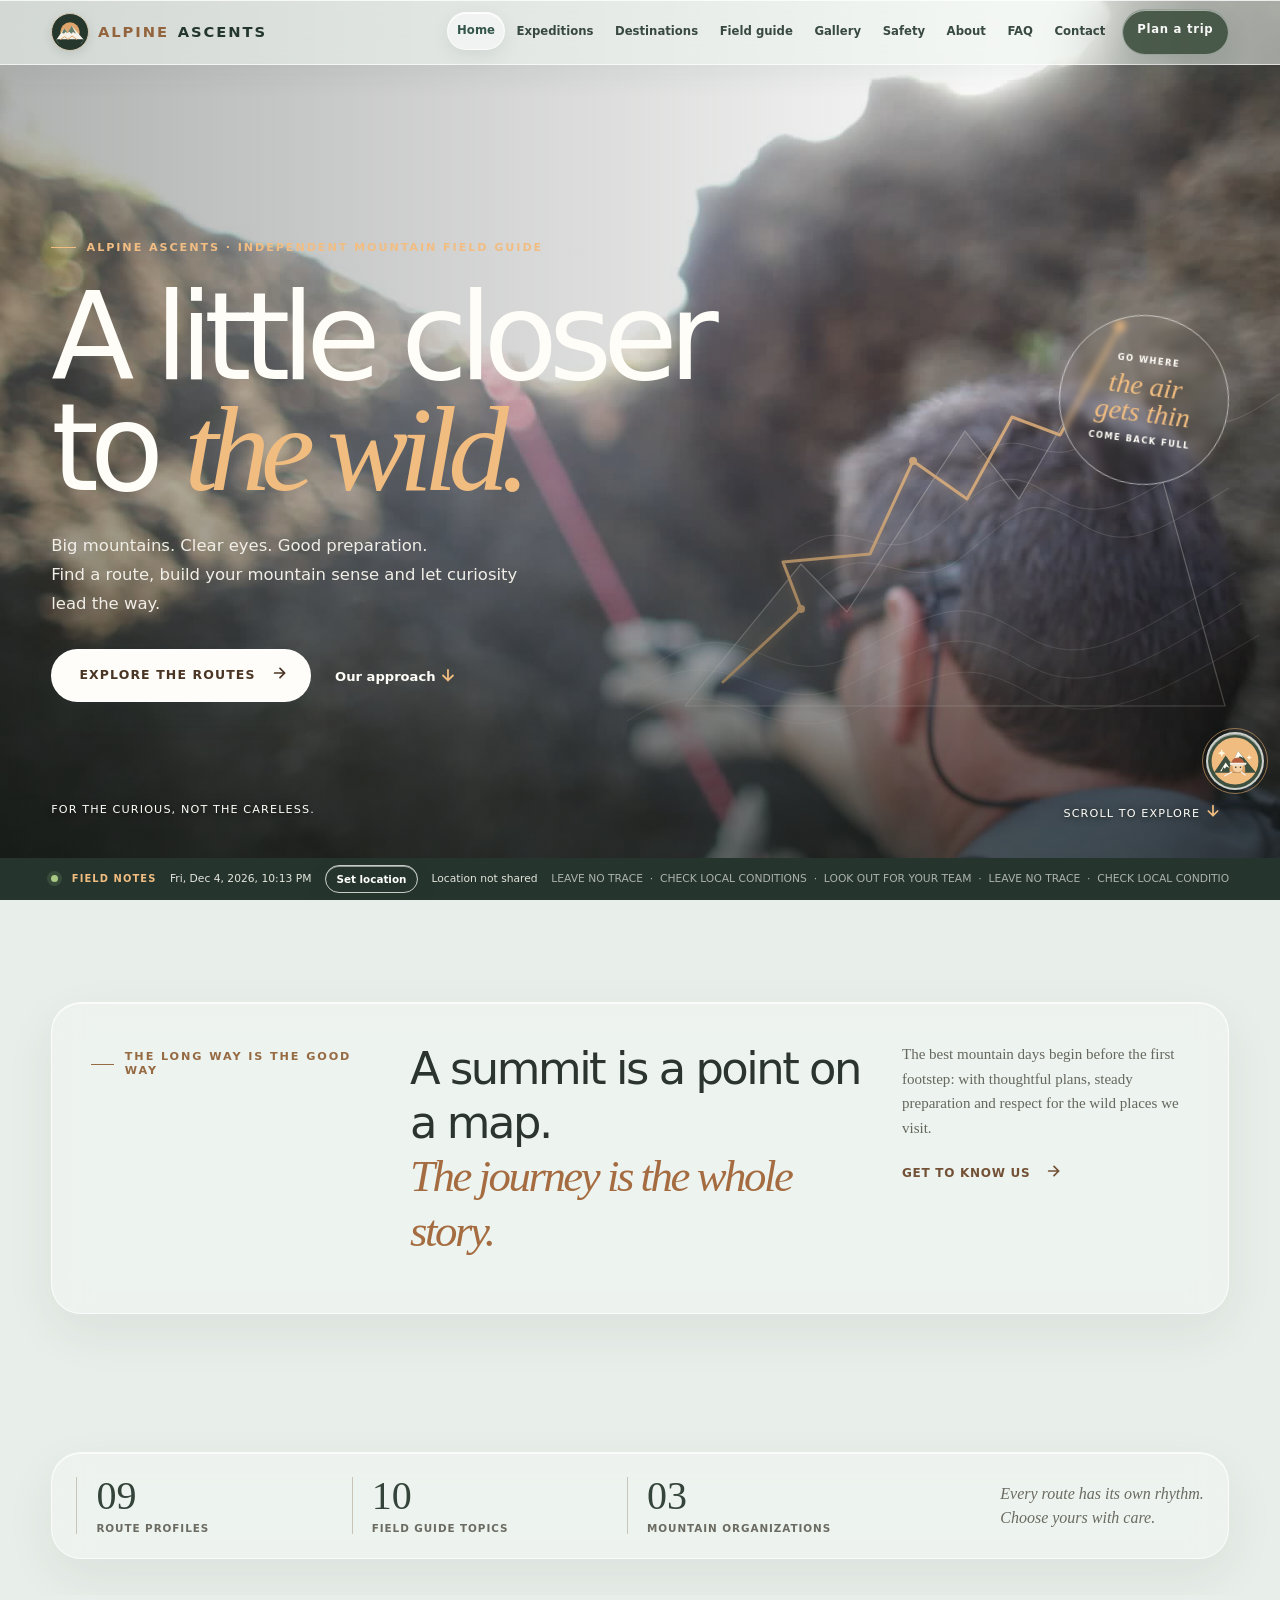
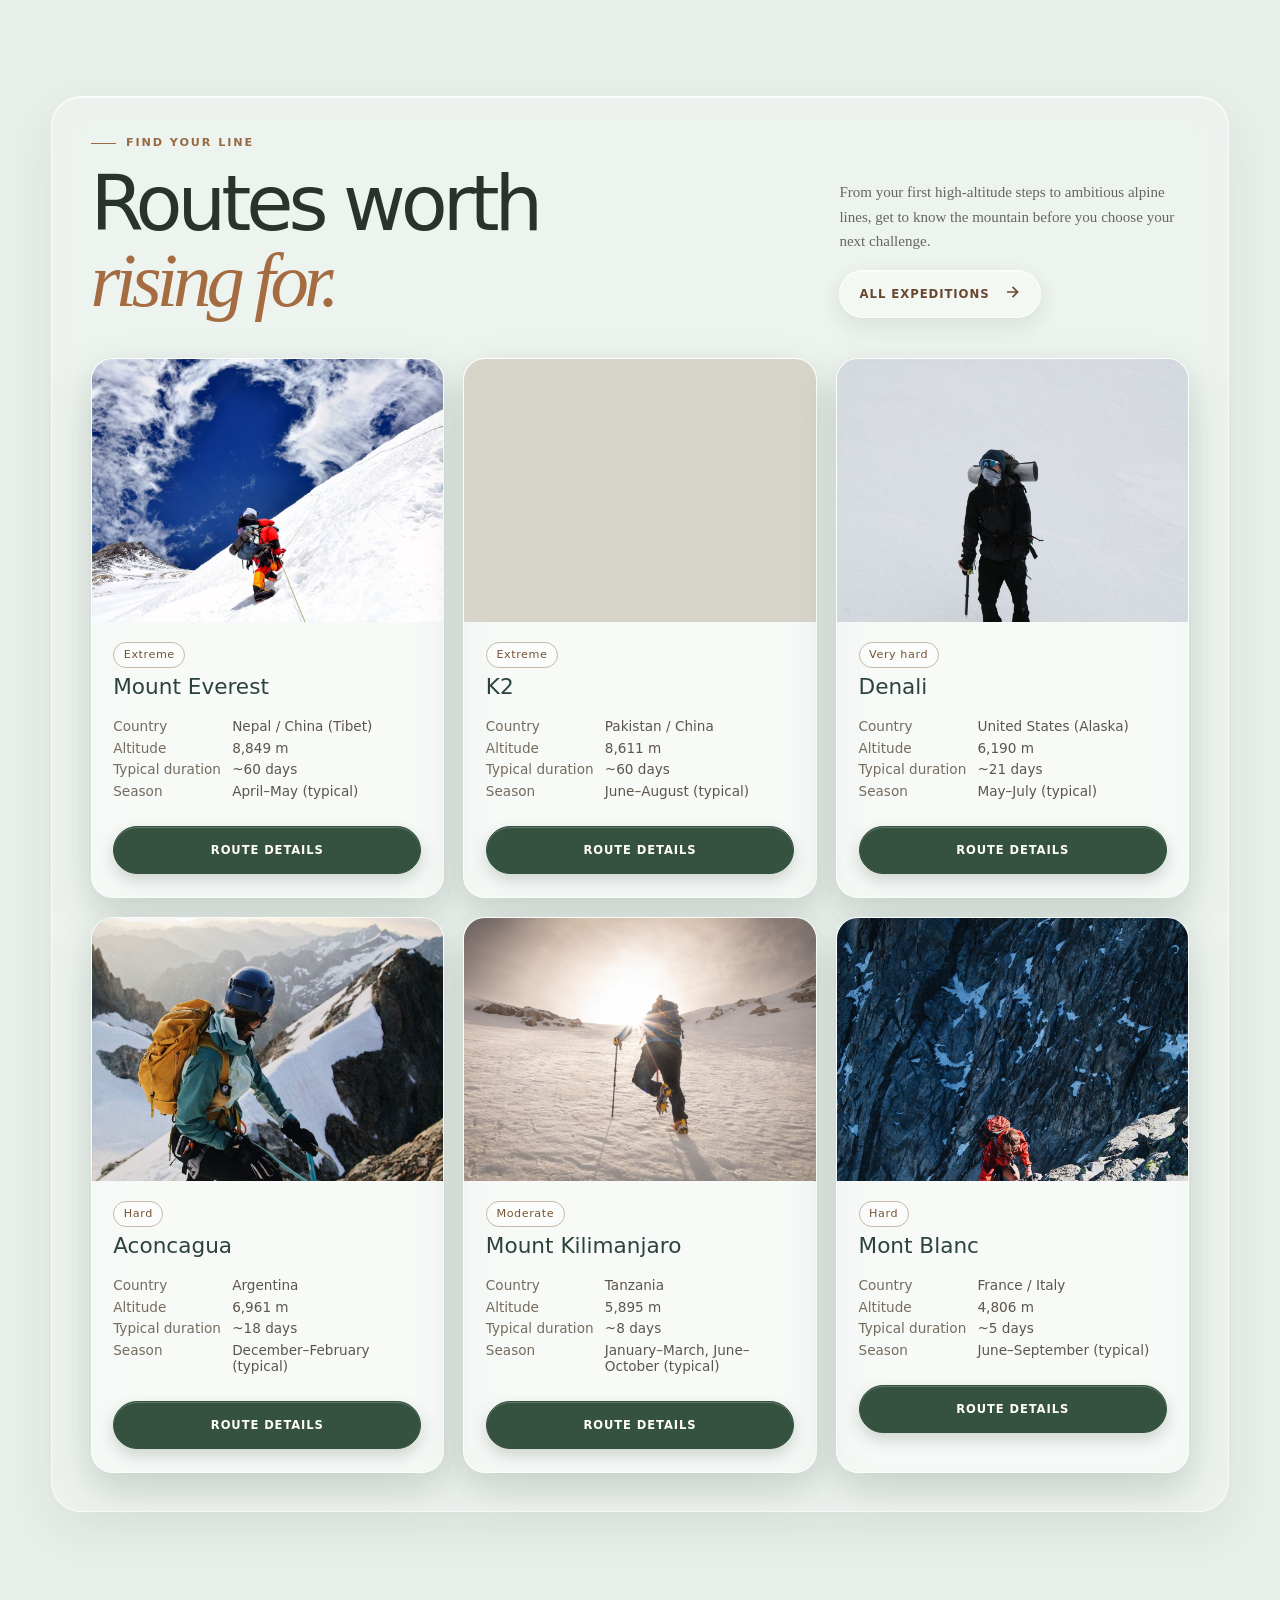
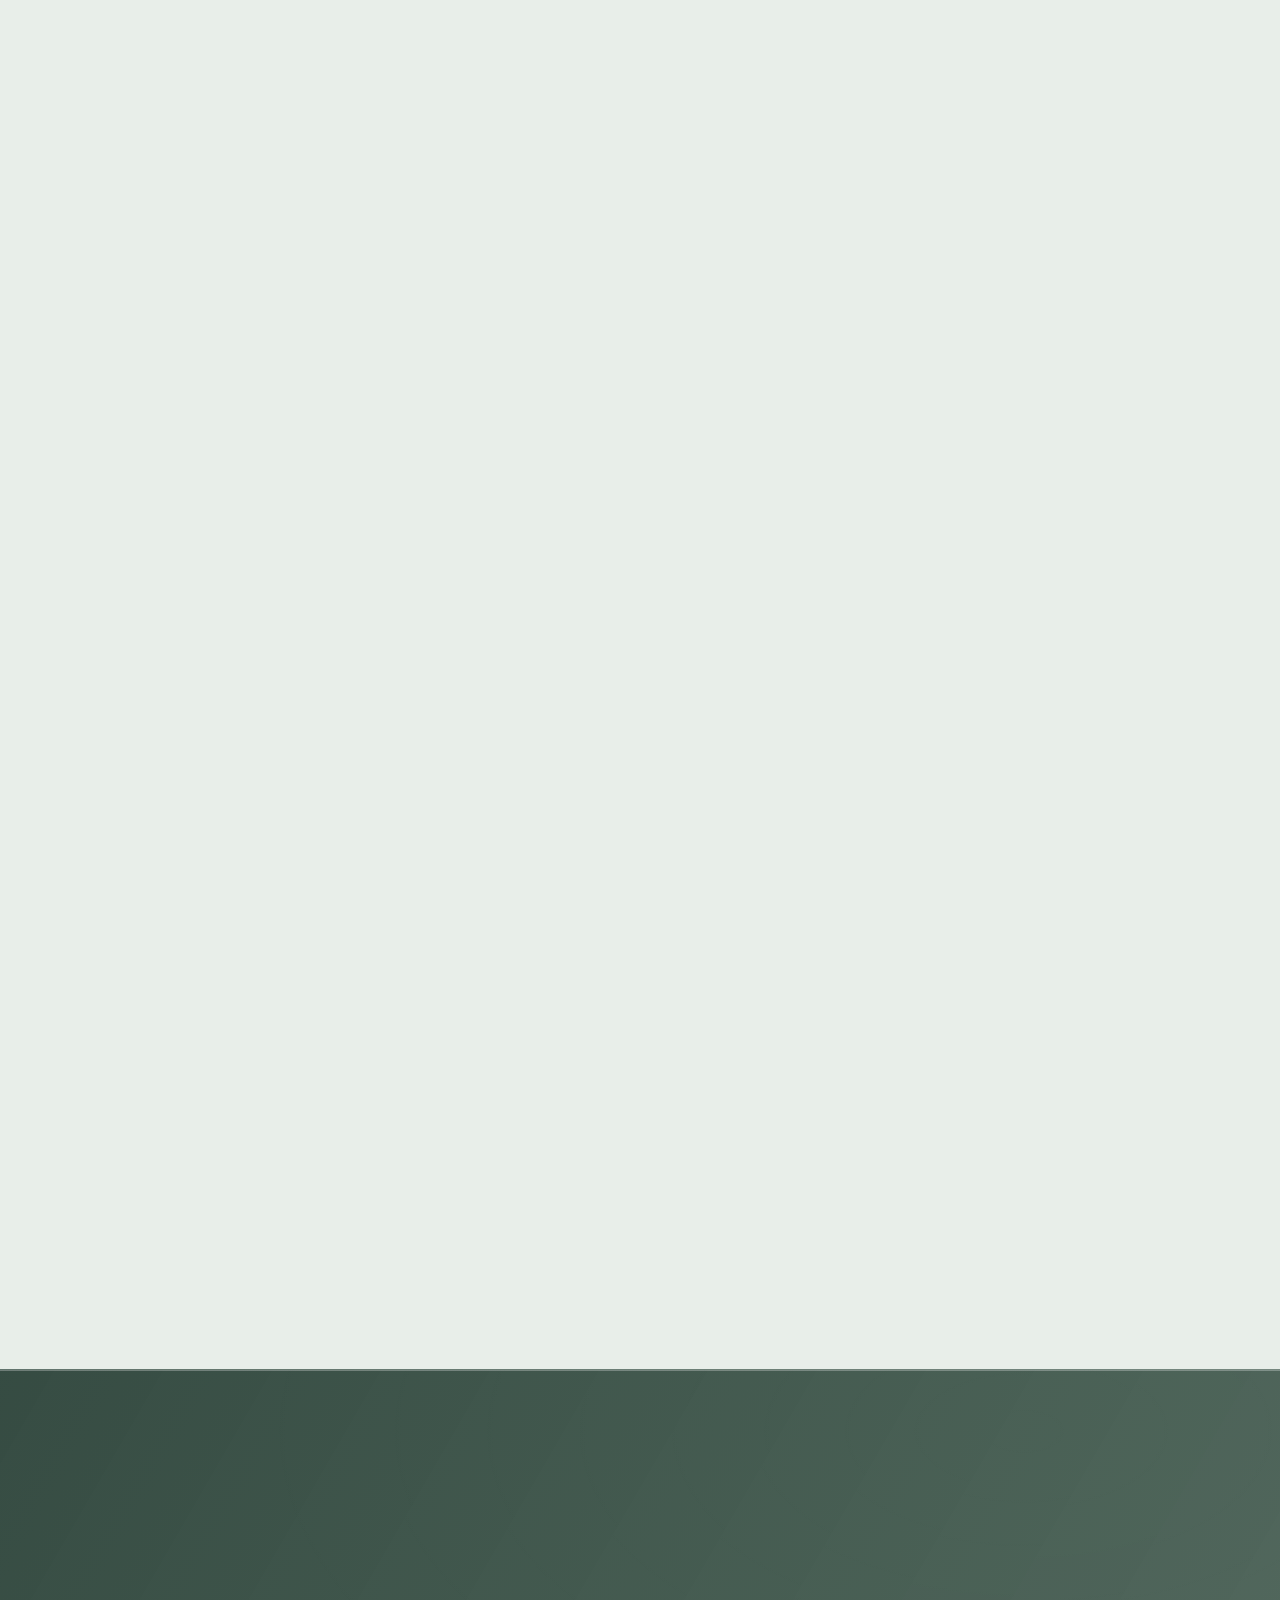
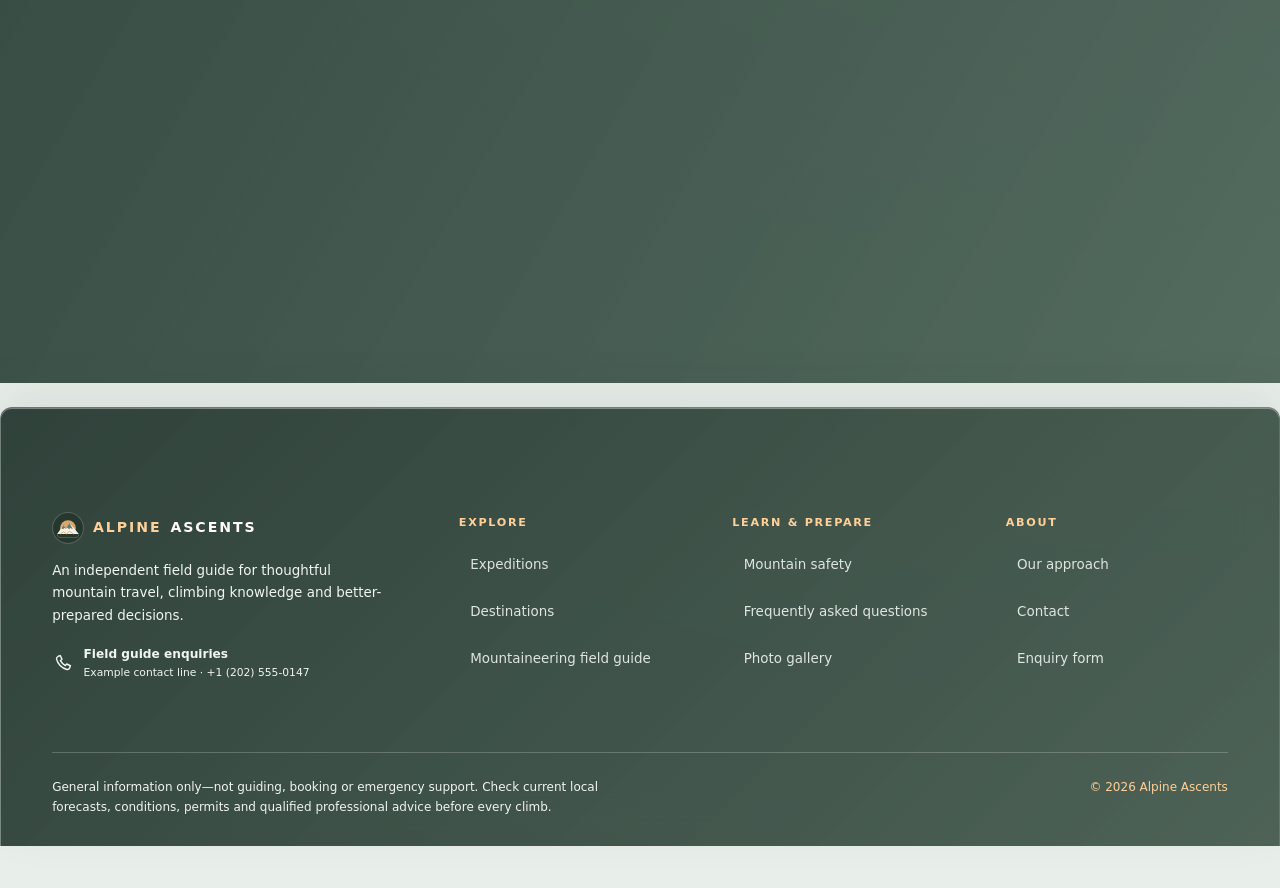
<file: index.html>
<!DOCTYPE html>
<html lang="en">

<head>
    <meta charset="utf-8">
    <meta name="viewport" content="width=device-width,initial-scale=1">
    <title>Alpine Ascents — Find your next summit</title>
    <meta name="description"
        content="Discover mountain expeditions from the Himalaya to the Alps. Find your route, prepare thoughtfully and climb with respect.">
    <link rel="stylesheet" href="css/style.css">
    <link rel="icon" type="image/svg+xml" href="assets/images/climbing/alpine-mark.svg">
</head>

<body data-page="home">
    <div id="nav"></div>
    <main>
        <!-- The hero introduces the guide and gives visitors two clear ways to explore it. -->
        <section class="hero home-hero" aria-labelledby="hero-title">
            <div class="wrap hero-content">
                <p class="eyebrow hero-eyebrow"><span></span> Alpine Ascents · Independent mountain field guide</p>
                <h1 id="hero-title">A little closer<br>to <em>the wild.</em></h1>
                <p class="hero-copy">Big mountains. Clear eyes. Good preparation.<br>Find a route, build your mountain sense and let curiosity lead the way.</p>
                <div class="hero-actions">
                    <a class="btn pri hero-primary" href="expeditions.html">Explore the routes <span class="icon-external" aria-hidden="true"></span></a>
                    <a class="hero-secondary" href="#approach">Our approach <span class="icon-down" aria-hidden="true"></span></a>
                </div>
                <div class="hero-bottomline">
                    <span>For the curious, not the careless.</span>
                    <a href="#featured">Scroll to explore <span class="icon-down" aria-hidden="true"></span></a>
                </div>
            </div>
            <svg class="hero-route-art" viewBox="0 0 640 520" aria-hidden="true" focusable="false">
                <defs>
                    <linearGradient id="route-mountain-fill" x1="0" y1="0" x2="1" y2="1">
                        <stop offset="0" stop-color="#f5f1e8" stop-opacity=".16"></stop>
                        <stop offset="1" stop-color="#f5f1e8" stop-opacity="0"></stop>
                    </linearGradient>
                </defs>
                <path class="route-mountain" d="M58 462 174 320l46 48 118-181 54 68L493 82l105 380Z"></path>
                <g class="route-contours" fill="none">
                    <path d="M29 420c91-63 116 38 203-12s109-53 166-17 108 3 211-63"></path>
                    <path d="M10 448c94-65 129 38 219-11s111-51 170-17 114 4 216-61"></path>
                    <path d="M0 477c98-65 137 37 231-10s115-50 175-16 118 4 226-60"></path>
                    <path d="M163 310c57-49 90 18 143-24s65-69 116-36 81 8 151-34"></path>
                    <path d="M191 337c56-48 89 19 143-23s66-69 117-36 81 8 151-34"></path>
                    <path d="M351 215c42-42 70 17 111-19s50-59 91-31 63 8 106-19"></path>
                </g>
                <path class="route-line" pathLength="1" d="M96 438 174 365l-18-47 87-8 43-93 54 38 45-82 48 18 60-109"></path>
                <circle class="route-waypoint" cx="174" cy="365" r="4"></circle>
                <circle class="route-waypoint" cx="286" cy="217" r="4"></circle>
                <circle class="route-summit" cx="493" cy="82" r="6"></circle>
            </svg>
            <div class="hero-stamp" aria-hidden="true">
                <span>GO WHERE</span>
                <strong>the air<br>gets thin</strong>
                <span>COME BACK FULL</span>
            </div>
        </section>

        <section class="home-intro" aria-label="Our perspective">
            <div class="wrap intro-grid">
                <p class="eyebrow"><span></span> The long way is the good way</p>
                <p class="intro-statement">A summit is a point on a map.<br><em>The journey is the whole story.</em></p>
                <div class="intro-aside">
                    <p>The best mountain days begin before the first footstep: with thoughtful plans, steady preparation and respect for the wild places we visit.</p>
                    <a class="text-link" href="about.html">Get to know us <span class="icon-external" aria-hidden="true"></span></a>
                </div>
            </div>
        </section>

        <!-- These counts are populated from the same JSON files as the route and guide cards. -->
        <section class="home-stats" aria-label="Expedition collection at a glance">
            <div class="wrap stats-grid">
                <div><strong id="route-count">--</strong><span>route profiles</span></div>
                <div><strong id="topic-count">--</strong><span>field guide topics</span></div>
                <div><strong id="organization-count">--</strong><span>mountain organizations</span></div>
                <p>Every route has its own rhythm.<br>Choose yours with care.</p>
            </div>
        </section>

        <!-- Route cards are loaded from expedition data so the homepage stays in sync. -->
        <section class="home-featured" id="featured">
            <div class="wrap">
                <div class="section-heading">
                    <div>
                        <p class="eyebrow"><span></span> Find your line</p>
                        <h2>Routes worth<br><em>rising for.</em></h2>
                    </div>
                    <div class="heading-aside">
                        <p>From your first high-altitude steps to ambitious alpine lines, get to know the mountain before you choose your next challenge.</p>
                        <a class="btn outline-btn" href="expeditions.html">All expeditions <span class="icon-external" aria-hidden="true"></span></a>
                    </div>
                </div>
                <div id="grid" class="grid home-grid" aria-live="polite">Loading expeditions…</div>
            </div>
        </section>

        <section class="home-approach" id="approach">
            <div class="wrap approach-layout">
                <div class="approach-photo">
                    <img src="assets/images/climbing/gallery-climber-sunrise.jpg"
                        alt="A mountaineer watching first light reach the mountain ridge" loading="lazy">
                    <span class="photo-caption">The first light makes the early start worth it.</span>
                    <span class="photo-index" aria-hidden="true">27°59′ N<br>86°55′ E</span>
                </div>
                <div class="approach-copy">
                    <p class="eyebrow"><span></span> Leave room for wonder</p>
                    <h2>Go prepared.<br><em>Stay present.</em></h2>
                    <p class="approach-lead">Preparation isn't the opposite of wonder. It's what lets you meet the mountain with a clear head and an open heart.</p>
                    <div class="approach-list">
                        <article>
                            <span>01</span>
                            <div><h3>Choose with clarity</h3><p>Understand the altitude, season, difficulty and time each route asks of you.</p></div>
                        </article>
                        <article>
                            <span>02</span>
                            <div><h3>Build your base</h3><p>Gain relevant experience, plan acclimatization and check conditions before departure.</p></div>
                        </article>
                        <article>
                            <span>03</span>
                            <div><h3>Know when to turn</h3><p>The mountain will be there. Your safety and your team come first.</p></div>
                        </article>
                    </div>
                    <a class="text-link" href="safety.html">Read our mountain safety guide <span class="icon-external" aria-hidden="true"></span></a>
                </div>
            </div>
        </section>

        <!-- Four planning prompts help visitors think through a route, altitude, equipment and conditions. -->
        <section class="home-planning" id="planning">
            <div class="wrap">
                <div class="section-heading">
                    <div>
                        <p class="eyebrow"><span></span> Before you head out</p>
                        <h2>Make room for<br><em>the right questions.</em></h2>
                    </div>
                    <div class="heading-aside">
                        <p>Every mountain asks different questions. Start with your route, your team and today's conditions—not somebody else's checklist.</p>
                        <a class="text-link" href="mountaineering.html">Open the field guide <span class="icon-external" aria-hidden="true"></span></a>
                    </div>
                </div>
                <div class="planning-grid">
                    <article class="planning-card">
                        <img src="assets/images/climbing/guide-alpine-climber.jpg" alt="Climber ascending a steep rock route" loading="lazy">
                        <div><span>01 / ROUTE</span><h3>Pick a suitable objective</h3><p>Match the terrain and technical demands to your team's experience. Confirm access, permits and local rules before travel.</p><a href="expeditions.html">Compare route profiles <span class="icon-external" aria-hidden="true"></span></a></div>
                    </article>
                    <article class="planning-card">
                        <img src="assets/images/climbing/page-safety.jpg" alt="Mountaineer ascending a snowy mountain ridge" loading="lazy">
                        <div><span>02 / ALTITUDE</span><h3>Give acclimatization time</h3><p>Altitude illness can affect anyone. Plan a gradual ascent and stop going higher if symptoms develop.</p><a href="safety.html">Review mountain safety <span class="icon-external" aria-hidden="true"></span></a></div>
                    </article>
                    <article class="planning-card">
                        <img src="assets/images/climbing/guide-climber-rope.jpg" alt="Climber using a rope on a rock route" loading="lazy">
                        <div><span>03 / EQUIPMENT</span><h3>Check equipment and skills</h3><p>Choose equipment for the actual route, inspect it and practise essential systems with qualified instruction.</p><a href="mountaineering.html#field-techniques">Review climbing techniques <span class="icon-external" aria-hidden="true"></span></a></div>
                    </article>
                    <article class="planning-card">
                        <img src="assets/images/climbing/expedition-denali.jpg" alt="Mountaineer travelling across a snowy slope" loading="lazy">
                        <div><span>04 / CONDITIONS</span><h3>Plan the way back</h3><p>Review current weather and hazards, share your itinerary, agree on a turnaround time and carry a communication plan.</p><a href="safety.html">Use the safety guide <span class="icon-external" aria-hidden="true"></span></a></div>
                    </article>
                </div>
            </div>
        </section>

        <!-- Historical notes are selected from the shared field-guide dataset. -->
        <section class="home-notes">
            <div class="wrap">
                <div class="section-heading">
                    <div>
                        <p class="eyebrow"><span></span> Notes from the mountain world</p>
                        <h2>Learn from<br><em>what came before.</em></h2>
                    </div>
                    <div class="heading-aside">
                        <p>Explore notable milestones and meaningful context from the wider mountaineering world.</p>
                        <a class="btn outline-btn" href="mountaineering.html#field-stories">Explore all field notes <span class="icon-external" aria-hidden="true"></span></a>
                    </div>
                </div>
                <div id="home-notes-grid" class="home-notes-grid" aria-live="polite">
                    <p class="note">Loading mountain field notes…</p>
                </div>
            </div>
        </section>

        <section class="home-reviews" id="reviews" aria-labelledby="reviews-title">
            <div class="wrap reviews-layout">
                <div class="reviews-intro">
                    <p class="eyebrow"><span></span> Notes from fellow explorers</p>
                    <h2 id="reviews-title">Your voice belongs<br><em>in the field notes.</em></h2>
                    <p>Share what helped you plan, what you learned, or a small piece of mountain wisdom for the next person setting out.</p>
                    <p class="reviews-privacy">Reviews are saved in this browser only; they are not published or sent anywhere.</p>
                    <section class="sample-reviews" aria-labelledby="sample-reviews-title">
                        <div class="sample-reviews-heading">
                            <h3 id="sample-reviews-title">Sample field notes</h3>
                            <span>Fictional examples</span>
                        </div>
                        <p class="sample-reviews-notice">All profiles, comments and ratings below are fictional design examples, not real visitors or customer testimonials.</p>
                        <div class="sample-reviews-grid">
                            <article class="review-card sample-review">
                                <div class="sample-review-profile">
                                    <span class="sample-avatar avatar-amber" aria-hidden="true">MK</span>
                                    <span><strong>Mira K.</strong><small>Fictional profile · New trekker</small></span>
                                </div>
                                <div class="sample-review-rating" role="img" aria-label="Illustrative rating: 5 out of 5 stars"><span aria-hidden="true">★★★★★</span><small>Sample rating</small></div>
                                <p class="sample-review-label">Illustrative example</p>
                                <blockquote>“The season and altitude notes make it easier to compare routes before I start planning.”</blockquote>
                            </article>
                            <article class="review-card sample-review">
                                <div class="sample-review-profile">
                                    <span class="sample-avatar avatar-pine" aria-hidden="true">SA</span>
                                    <span><strong>Samir A.</strong><small>Fictional profile · Weekend hiker</small></span>
                                </div>
                                <div class="sample-review-rating" role="img" aria-label="Illustrative rating: 5 out of 5 stars"><span aria-hidden="true">★★★★★</span><small>Sample rating</small></div>
                                <p class="sample-review-label">Illustrative example</p>
                                <blockquote>“I like the reminder to build experience gradually and turn back when conditions change.”</blockquote>
                            </article>
                            <article class="review-card sample-review">
                                <div class="sample-review-profile">
                                    <span class="sample-avatar avatar-slate" aria-hidden="true">LS</span>
                                    <span><strong>Leena S.</strong><small>Fictional profile · Map enthusiast</small></span>
                                </div>
                                <div class="sample-review-rating" role="img" aria-label="Illustrative rating: 4 out of 5 stars"><span aria-hidden="true">★★★★☆</span><small>Sample rating</small></div>
                                <p class="sample-review-label">Illustrative example</p>
                                <blockquote>“The field guide gives me a useful place to begin learning the language of the mountains.”</blockquote>
                            </article>
                            <article class="review-card sample-review">
                                <div class="sample-review-profile">
                                    <span class="sample-avatar avatar-rust" aria-hidden="true">JT</span>
                                    <span><strong>Jordan T.</strong><small>Fictional profile · Trail runner</small></span>
                                </div>
                                <div class="sample-review-rating" role="img" aria-label="Illustrative rating: 5 out of 5 stars"><span aria-hidden="true">★★★★★</span><small>Sample rating</small></div>
                                <p class="sample-review-label">Illustrative example</p>
                                <blockquote>“The planning checklist is a good nudge to think about the descent, not just the summit.”</blockquote>
                            </article>
                            <article class="review-card sample-review">
                                <div class="sample-review-profile">
                                    <span class="sample-avatar avatar-sky" aria-hidden="true">AN</span>
                                    <span><strong>Amara N.</strong><small>Fictional profile · New climber</small></span>
                                </div>
                                <div class="sample-review-rating" role="img" aria-label="Illustrative rating: 4 out of 5 stars"><span aria-hidden="true">★★★★☆</span><small>Sample rating</small></div>
                                <p class="sample-review-label">Illustrative example</p>
                                <blockquote>“Clear explanations helped me learn the difference between trekking and technical climbing.”</blockquote>
                            </article>
                            <article class="review-card sample-review">
                                <div class="sample-review-profile">
                                    <span class="sample-avatar avatar-moss" aria-hidden="true">RD</span>
                                    <span><strong>Rafi D.</strong><small>Fictional profile · Nature photographer</small></span>
                                </div>
                                <div class="sample-review-rating" role="img" aria-label="Illustrative rating: 5 out of 5 stars"><span aria-hidden="true">★★★★★</span><small>Sample rating</small></div>
                                <p class="sample-review-label">Illustrative example</p>
                                <blockquote>“A thoughtful guide that makes room for curiosity while keeping safety in view.”</blockquote>
                            </article>
                            <article class="review-card sample-review">
                                <div class="sample-review-profile">
                                    <span class="sample-avatar avatar-pine" aria-hidden="true">NK</span>
                                    <span><strong>Noor K.</strong><small>Fictional profile · Day hiker</small></span>
                                </div>
                                <div class="sample-review-rating" role="img" aria-label="Illustrative rating: 5 out of 5 stars"><span aria-hidden="true">★★★★★</span><small>Sample rating</small></div>
                                <p class="sample-review-label">Illustrative example</p>
                                <blockquote>“The route details make it easier to see how altitude, season and experience fit together.”</blockquote>
                            </article>
                            <article class="review-card sample-review">
                                <div class="sample-review-profile">
                                    <span class="sample-avatar avatar-slate" aria-hidden="true">AZ</span>
                                    <span><strong>Alex Z.</strong><small>Fictional profile · Outdoor learner</small></span>
                                </div>
                                <div class="sample-review-rating" role="img" aria-label="Illustrative rating: 4 out of 5 stars"><span aria-hidden="true">★★★★☆</span><small>Sample rating</small></div>
                                <p class="sample-review-label">Illustrative example</p>
                                <blockquote>“I appreciate the practical reminders to check current conditions and plan the descent.”</blockquote>
                            </article>
                            <article class="review-card sample-review">
                                <div class="sample-review-profile">
                                    <span class="sample-avatar avatar-amber" aria-hidden="true">FI</span>
                                    <span><strong>Farah I.</strong><small>Fictional profile · Nature lover</small></span>
                                </div>
                                <div class="sample-review-rating" role="img" aria-label="Illustrative rating: 5 out of 5 stars"><span aria-hidden="true">★★★★★</span><small>Sample rating</small></div>
                                <p class="sample-review-label">Illustrative example</p>
                                <blockquote>“A welcoming starting point for learning about mountain travel without skipping safety.”</blockquote>
                            </article>
                        </div>
                    </section>
                    <h3 class="visitor-notes-title">Notes saved in this browser</h3>
                    <div class="reviews-list" id="reviews-list" aria-live="polite">
                        <p class="reviews-empty">No field notes yet. Be the first to share a thoughtful review.</p>
                    </div>
                </div>
                <form class="review-form" id="review-form">
                    <p class="review-form-kicker">Leave a field note</p>
                    <h3>How was your visit?</h3>
                    <fieldset class="review-rating">
                        <legend>Your rating</legend>
                        <div class="rating-options">
                            <label><input type="radio" name="rating" value="1" required><span aria-hidden="true"><svg viewBox="0 0 24 24"><path d="m12 2.8 2.8 5.7 6.3.9-4.6 4.5 1.1 6.3-5.6-3-5.6 3 1.1-6.3L3 9.4l6.3-.9L12 2.8Z"></path></svg></span><span class="rating-label">1 star</span></label>
                            <label><input type="radio" name="rating" value="2"><span aria-hidden="true"><svg viewBox="0 0 24 24"><path d="m12 2.8 2.8 5.7 6.3.9-4.6 4.5 1.1 6.3-5.6-3-5.6 3 1.1-6.3L3 9.4l6.3-.9L12 2.8Z"></path></svg></span><span class="rating-label">2 stars</span></label>
                            <label><input type="radio" name="rating" value="3"><span aria-hidden="true"><svg viewBox="0 0 24 24"><path d="m12 2.8 2.8 5.7 6.3.9-4.6 4.5 1.1 6.3-5.6-3-5.6 3 1.1-6.3L3 9.4l6.3-.9L12 2.8Z"></path></svg></span><span class="rating-label">3 stars</span></label>
                            <label><input type="radio" name="rating" value="4"><span aria-hidden="true"><svg viewBox="0 0 24 24"><path d="m12 2.8 2.8 5.7 6.3.9-4.6 4.5 1.1 6.3-5.6-3-5.6 3 1.1-6.3L3 9.4l6.3-.9L12 2.8Z"></path></svg></span><span class="rating-label">4 stars</span></label>
                            <label><input type="radio" name="rating" value="5"><span aria-hidden="true"><svg viewBox="0 0 24 24"><path d="m12 2.8 2.8 5.7 6.3.9-4.6 4.5 1.1 6.3-5.6-3-5.6 3 1.1-6.3L3 9.4l6.3-.9L12 2.8Z"></path></svg></span><span class="rating-label">5 stars</span></label>
                        </div>
                    </fieldset>
                    <label for="review-name">Your name</label>
                    <input id="review-name" name="name" type="text" maxlength="60" autocomplete="name" placeholder="How should we credit you?" required>
                    <label for="review-text">Your field note</label>
                    <textarea id="review-text" name="review" rows="4" maxlength="500" placeholder="Share a helpful thought for another mountain-minded visitor…" required></textarea>
                    <button class="btn pri" type="submit">Add your note <span class="icon-external" aria-hidden="true"></span></button>
                    <p class="review-status" id="review-status" role="status" aria-live="polite"></p>
                </form>
            </div>
        </section>

        <!-- These links provide clear next steps without suggesting that this site runs trips. -->
        <section class="home-closer">
            <div class="wrap closer-inner">
                <p class="eyebrow"><span></span> Your next chapter starts out there</p>
                <h2>Somewhere, a<br><em>mountain is waiting.</em></h2>
                <p>Follow your curiosity, ask the big questions and take the first thoughtful step toward your next horizon.</p>
                <div class="hero-actions">
                    <a class="btn pri hero-primary" href="destinations.html">Find your mountain <span class="icon-external" aria-hidden="true"></span></a>
                    <a class="hero-secondary" href="booking.html">Talk through a plan <span class="icon-external" aria-hidden="true"></span></a>
                </div>
                <span class="closer-mark" aria-hidden="true">AA / FIELD NOTES</span>
            </div>
        </section>
    </main>
    <div id="foot"></div>
    <script src="js/media.js"></script>
    <!-- The local assistant answers from this site's mountain-climbing data only. -->
    <script src="js/main.js"></script>
    <script src="js/assistant.js"></script>
</body>

</html>
</file>
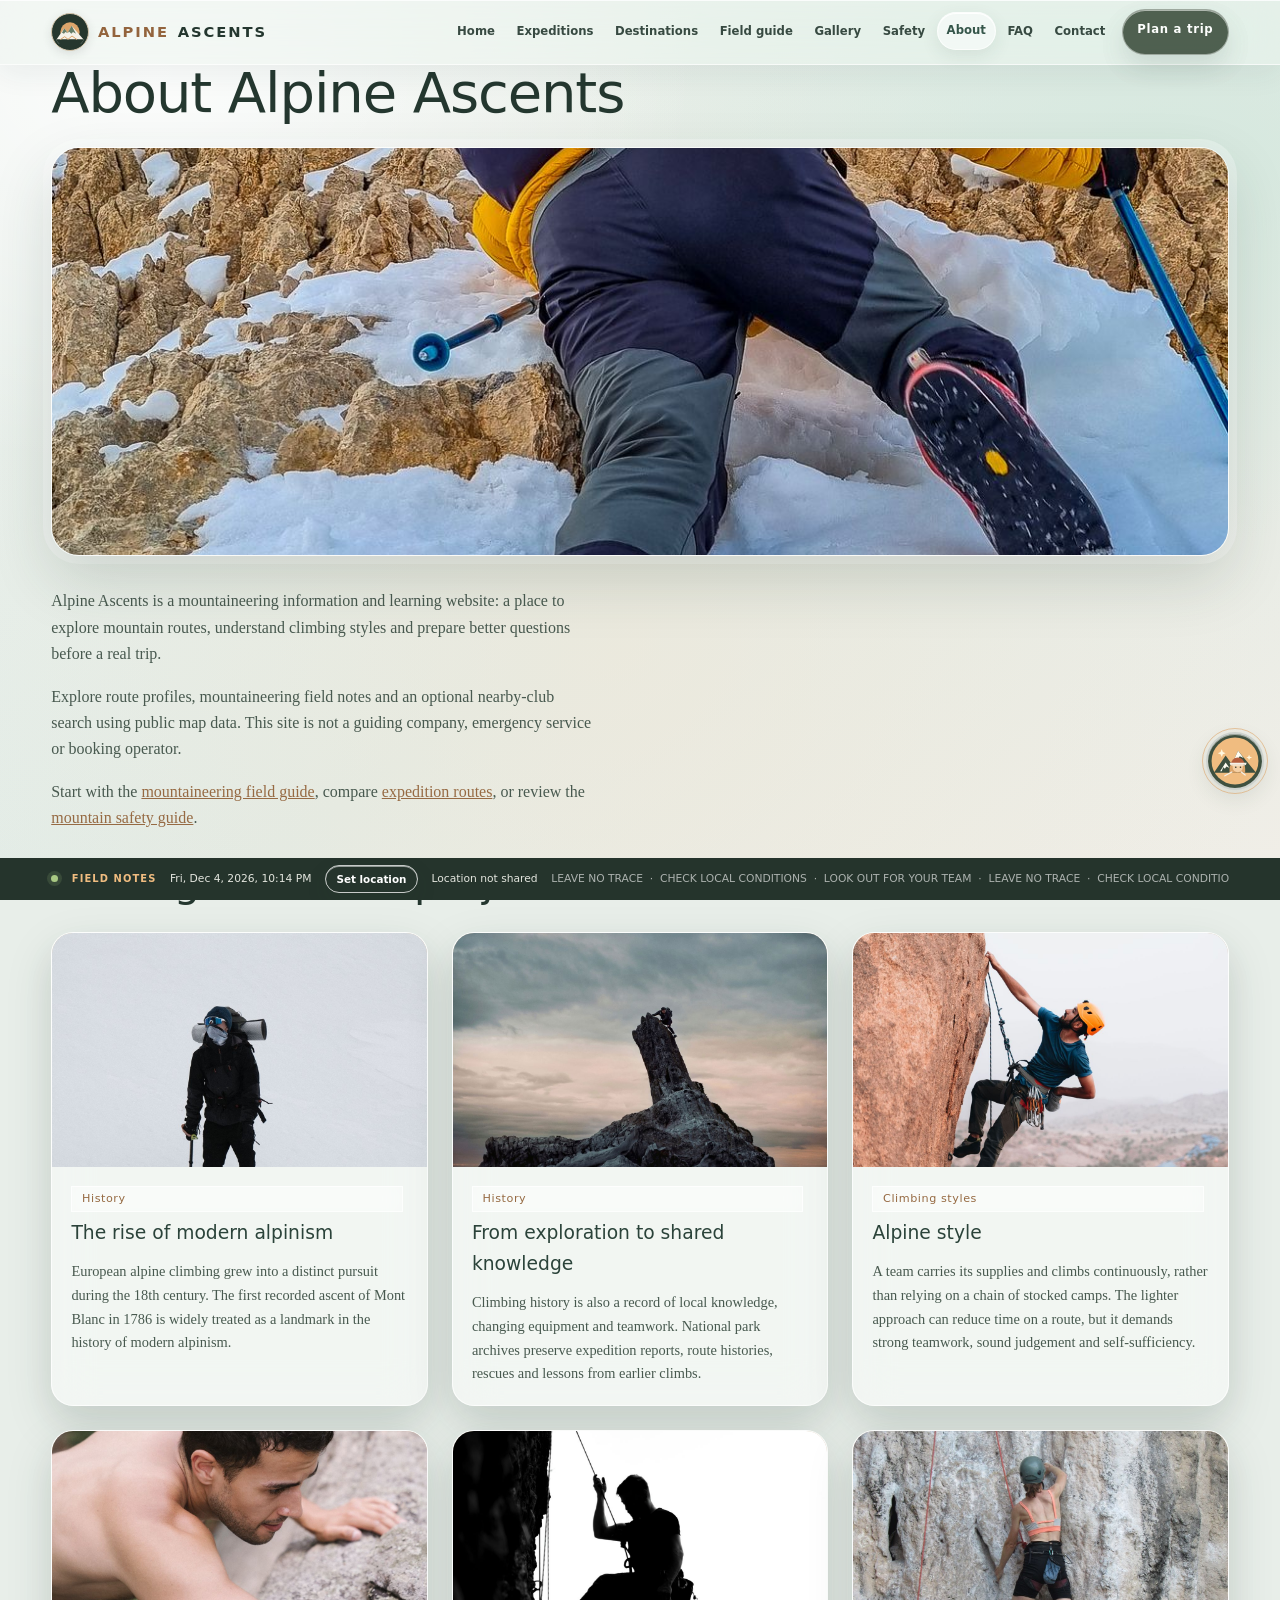
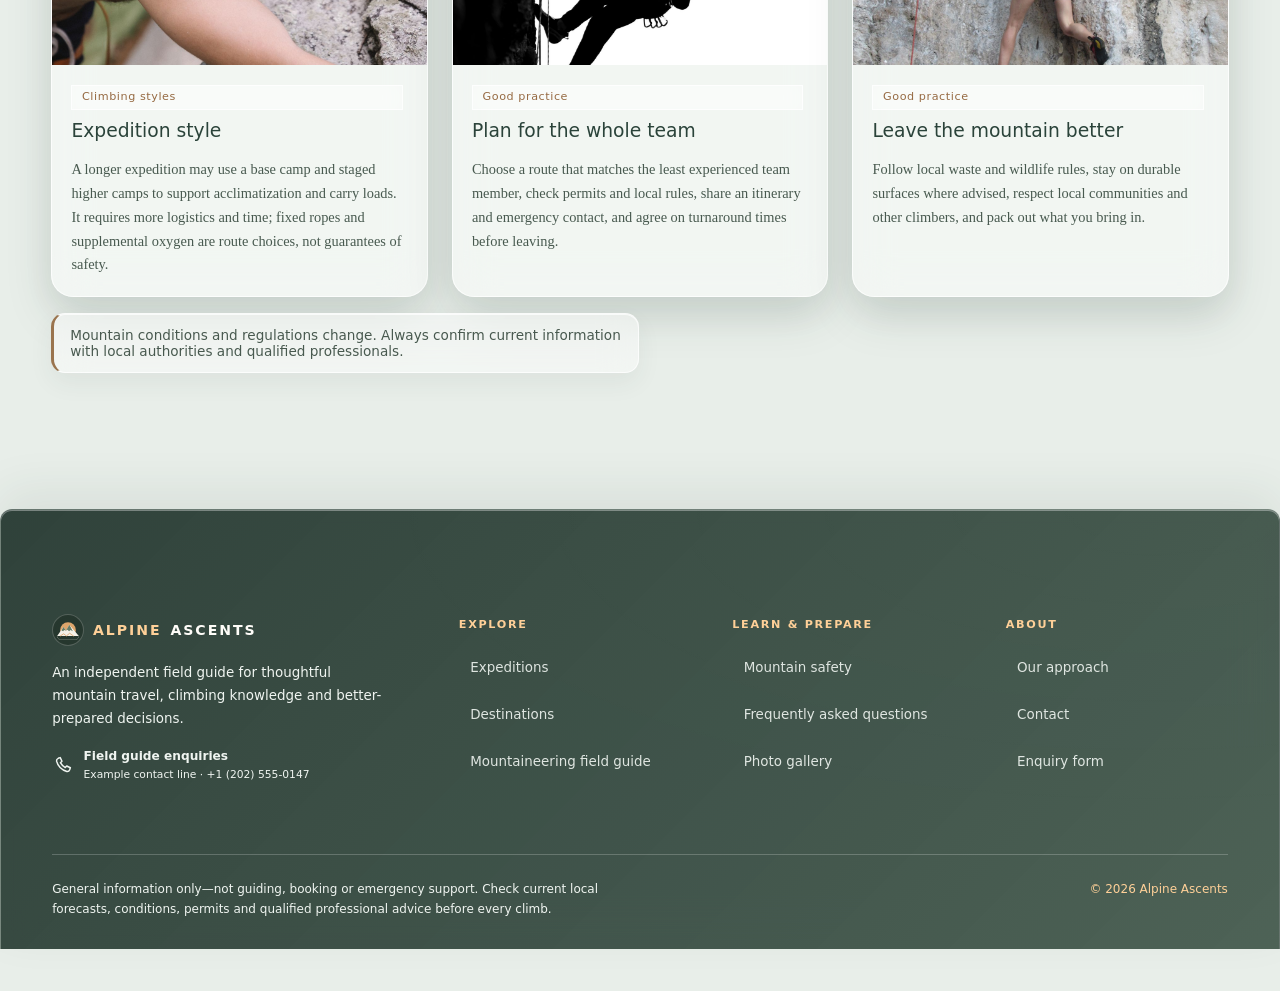
<file: about.html>
<!DOCTYPE html>
<html lang="en">

<head>
    <meta charset="utf-8">
    <meta name="viewport" content="width=device-width,initial-scale=1">
    <title>About – Alpine Ascents</title>
    <meta name="description" content="Learn about the principles behind this mountain climbing information and learning website.">
    <link rel="stylesheet" href="css/style.css">
    <link rel="icon" type="image/svg+xml" href="assets/images/climbing/alpine-mark.svg">
</head>

<body data-page="about">
    <div id="nav"></div>
    <main>
        <section>
            <div class="wrap rv">
                <h1 style="font-size:clamp(2rem,5vw,3.5rem)">About Alpine Ascents</h1>
                <p>Alpine Ascents is a mountaineering information and learning website: a place to explore mountain routes, understand climbing styles and prepare better questions before a real trip.</p>
                <p>Explore route profiles, mountaineering field notes and an optional nearby-club search using public map data. This site is not a guiding company, emergency service or booking operator.</p>
                <p>Start with the <a href="mountaineering.html">mountaineering field guide</a>, compare
                    <a href="expeditions.html">expedition routes</a>, or review the
                    <a href="safety.html">mountain safety guide</a>.</p>
                <h2>What guides this project</h2>
                <!-- About cards are populated from the shared mountaineering guide data. -->
                <div id="about-grid" class="grid" aria-live="polite">Loading…</div>
                <p class="note">Mountain conditions and regulations change. Always confirm current information with local authorities and qualified professionals.</p>
            </div>
        </section>
    </main>
    <div id="foot"></div>
    <script src="js/media.js"></script>
    <!-- The local assistant answers from this site's mountain-climbing data only. -->
    <script src="js/main.js"></script>
    <script src="js/assistant.js"></script>
</body>

</html>
</file>
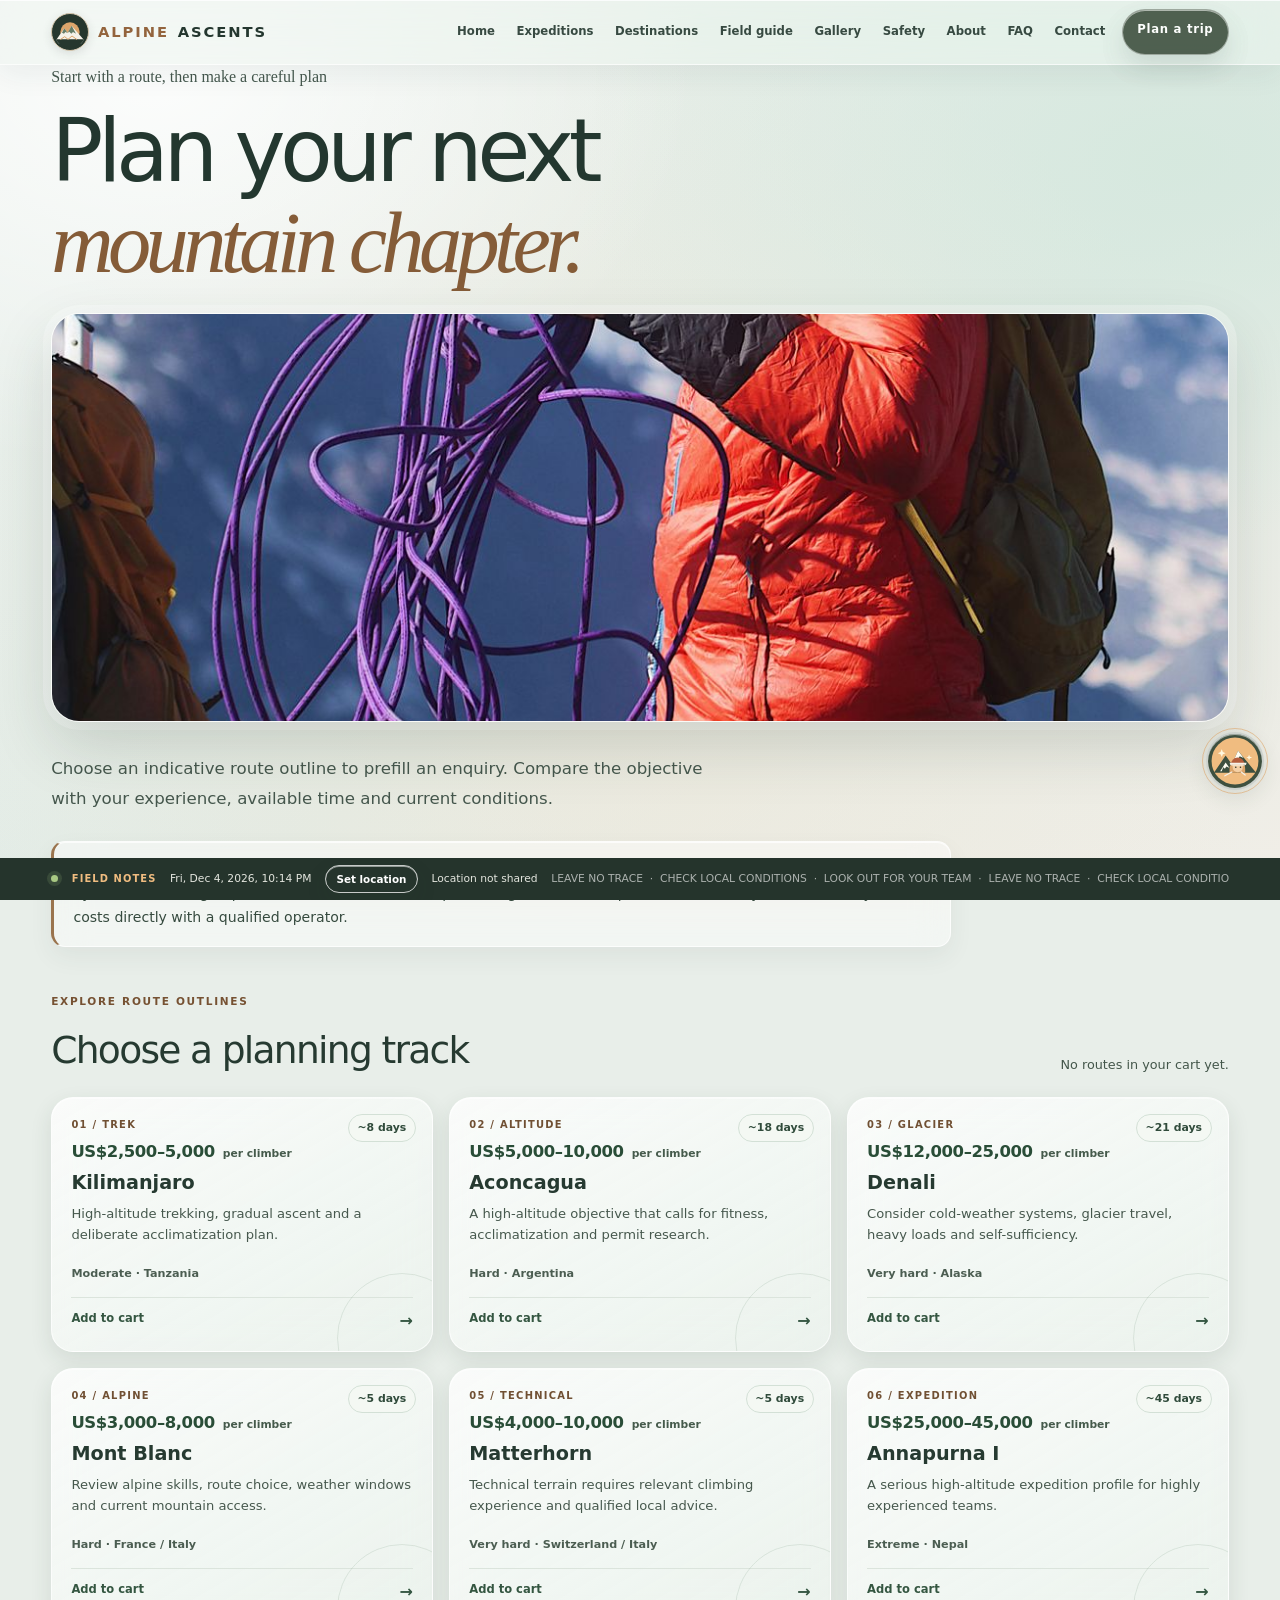
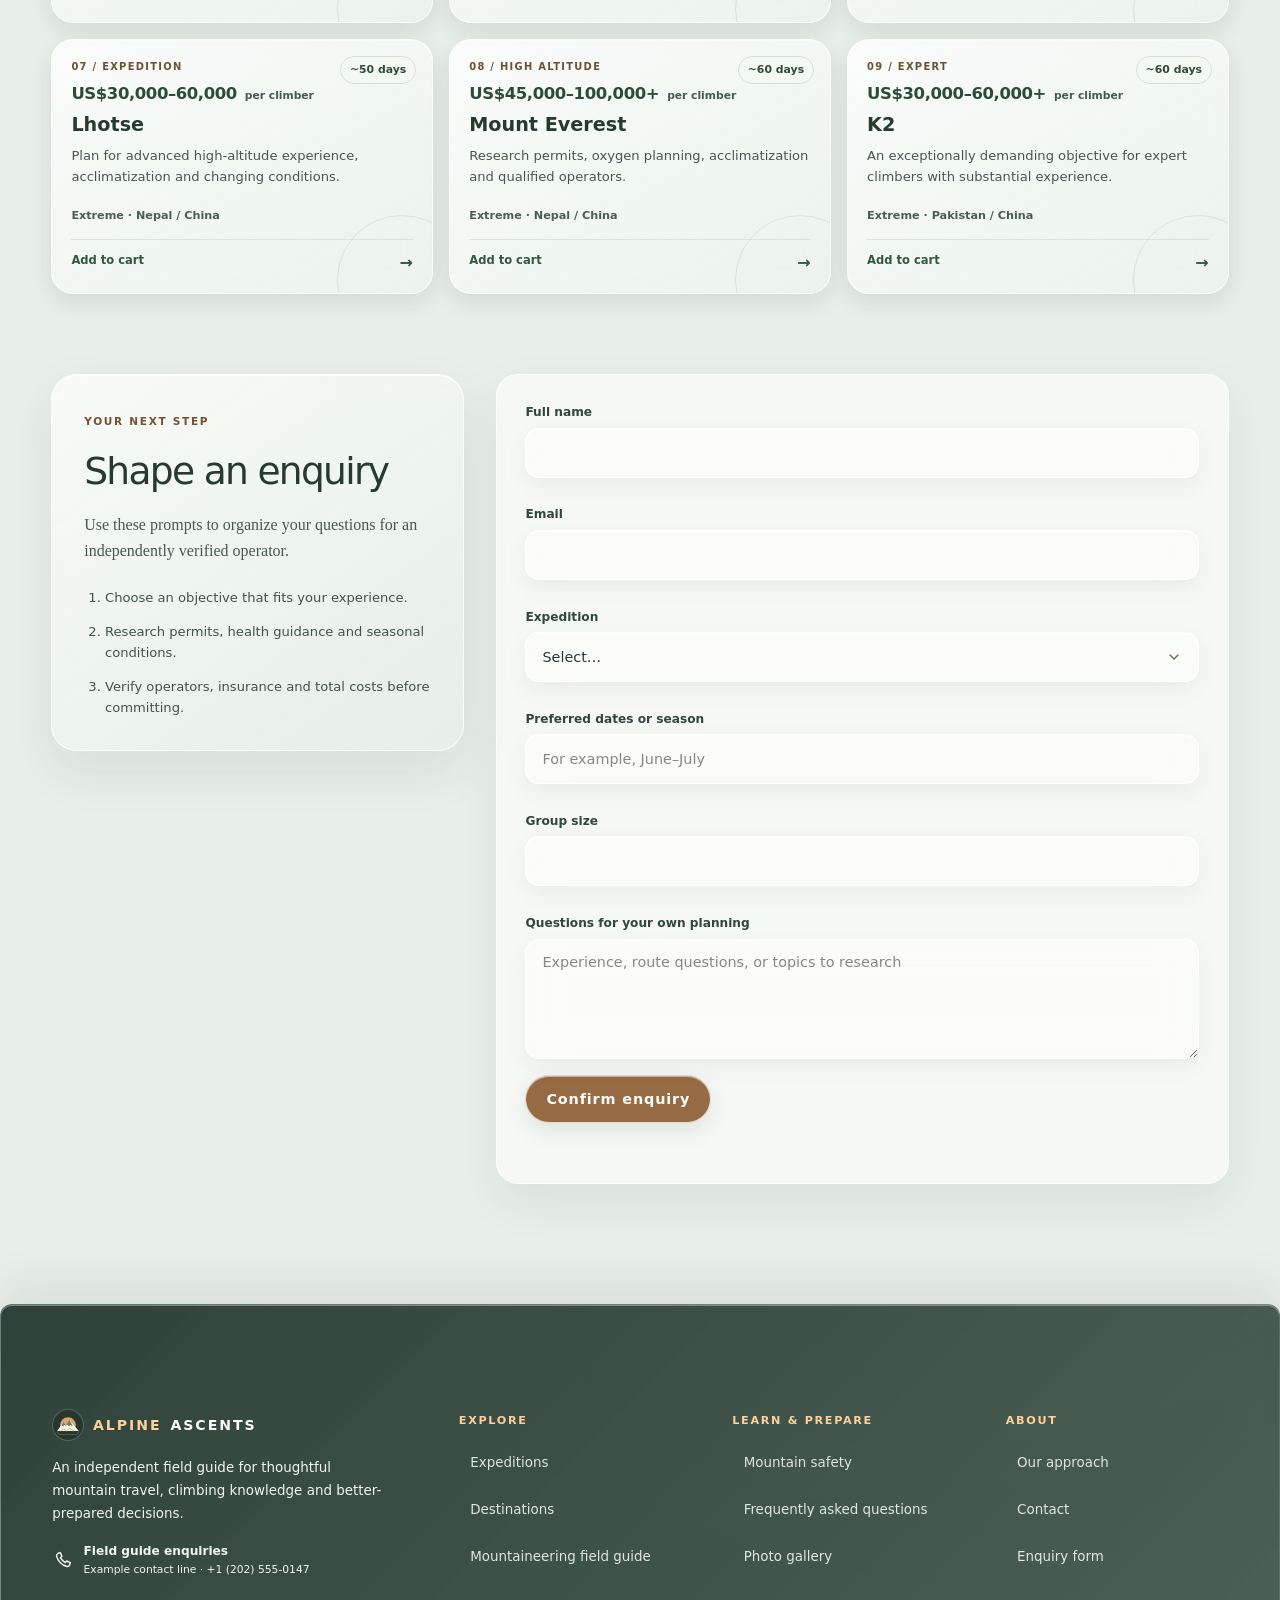
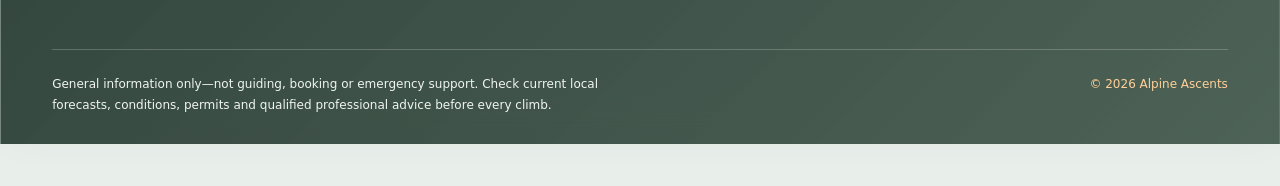
<file: booking.html>
<!DOCTYPE html>
<html lang="en">

<head>
    <meta charset="utf-8">
    <meta name="viewport" content="width=device-width,initial-scale=1">
    <title>Plan a trip – Alpine Ascents</title>
    <meta name="description" content="Explore indicative mountain trip-planning outlines and prepare an expedition enquiry with Alpine Ascents.">
    <link rel="stylesheet" href="css/style.css">
    <link rel="icon" type="image/svg+xml" href="assets/images/climbing/alpine-mark.svg">
</head>

<body data-page="booking">
    <div id="nav"></div>
    <main>
        <section class="booking-page">
            <div class="wrap rv">
                <p class="eyebrow"><span></span> Start with a route, then make a careful plan</p>
                <h1 class="page-title">Plan your next<br><em>mountain chapter.</em></h1>
                <p class="booking-lead">Choose an indicative route outline to prefill an enquiry. Compare the objective with your experience, available time and current conditions.</p>

                <div class="booking-disclaimer note">
                    Indicative budgeting ranges per climber in USD, for planning only—not live quotes or offers. Actual operator rates vary by season, route, group size and inclusions. Airfare, personal gear and some permits or fees may be extra; verify current costs directly with a qualified operator.
                </div>

                <div class="package-heading">
                    <div><span class="booking-kicker">EXPLORE ROUTE OUTLINES</span><h2>Choose a planning track</h2></div>
                    <p id="package-status" role="status" aria-live="polite">No routes in your cart yet.</p>
                </div>
                <div class="package-grid" aria-label="Indicative mountain route planning options">
                    <button class="package-card" type="button" data-package="kilimanjaro" data-min-price="2500" data-max-price="5000" aria-pressed="false">
                        <span class="package-number">01 / TREK</span><span class="package-duration">~8 days</span><span class="package-price">US$2,500–5,000 <small>per climber</small></span>
                        <h3>Kilimanjaro</h3><p>High-altitude trekking, gradual ascent and a deliberate acclimatization plan.</p>
                        <span class="package-level">Moderate · Tanzania</span><span class="package-action">Add to cart <span aria-hidden="true">→</span></span>
                    </button>
                    <button class="package-card" type="button" data-package="aconcagua" data-min-price="5000" data-max-price="10000" aria-pressed="false">
                        <span class="package-number">02 / ALTITUDE</span><span class="package-duration">~18 days</span><span class="package-price">US$5,000–10,000 <small>per climber</small></span>
                        <h3>Aconcagua</h3><p>A high-altitude objective that calls for fitness, acclimatization and permit research.</p>
                        <span class="package-level">Hard · Argentina</span><span class="package-action">Add to cart <span aria-hidden="true">→</span></span>
                    </button>
                    <button class="package-card" type="button" data-package="denali" data-min-price="12000" data-max-price="25000" aria-pressed="false">
                        <span class="package-number">03 / GLACIER</span><span class="package-duration">~21 days</span><span class="package-price">US$12,000–25,000 <small>per climber</small></span>
                        <h3>Denali</h3><p>Consider cold-weather systems, glacier travel, heavy loads and self-sufficiency.</p>
                        <span class="package-level">Very hard · Alaska</span><span class="package-action">Add to cart <span aria-hidden="true">→</span></span>
                    </button>
                    <button class="package-card" type="button" data-package="mont-blanc" data-min-price="3000" data-max-price="8000" aria-pressed="false">
                        <span class="package-number">04 / ALPINE</span><span class="package-duration">~5 days</span><span class="package-price">US$3,000–8,000 <small>per climber</small></span>
                        <h3>Mont Blanc</h3><p>Review alpine skills, route choice, weather windows and current mountain access.</p>
                        <span class="package-level">Hard · France / Italy</span><span class="package-action">Add to cart <span aria-hidden="true">→</span></span>
                    </button>
                    <button class="package-card" type="button" data-package="matterhorn" data-min-price="4000" data-max-price="10000" aria-pressed="false">
                        <span class="package-number">05 / TECHNICAL</span><span class="package-duration">~5 days</span><span class="package-price">US$4,000–10,000 <small>per climber</small></span>
                        <h3>Matterhorn</h3><p>Technical terrain requires relevant climbing experience and qualified local advice.</p>
                        <span class="package-level">Very hard · Switzerland / Italy</span><span class="package-action">Add to cart <span aria-hidden="true">→</span></span>
                    </button>
                    <button class="package-card" type="button" data-package="annapurna-i" data-min-price="25000" data-max-price="45000" aria-pressed="false">
                        <span class="package-number">06 / EXPEDITION</span><span class="package-duration">~45 days</span><span class="package-price">US$25,000–45,000 <small>per climber</small></span>
                        <h3>Annapurna I</h3><p>A serious high-altitude expedition profile for highly experienced teams.</p>
                        <span class="package-level">Extreme · Nepal</span><span class="package-action">Add to cart <span aria-hidden="true">→</span></span>
                    </button>
                    <button class="package-card" type="button" data-package="lhotse" data-min-price="30000" data-max-price="60000" aria-pressed="false">
                        <span class="package-number">07 / EXPEDITION</span><span class="package-duration">~50 days</span><span class="package-price">US$30,000–60,000 <small>per climber</small></span>
                        <h3>Lhotse</h3><p>Plan for advanced high-altitude experience, acclimatization and changing conditions.</p>
                        <span class="package-level">Extreme · Nepal / China</span><span class="package-action">Add to cart <span aria-hidden="true">→</span></span>
                    </button>
                    <button class="package-card" type="button" data-package="everest" data-min-price="45000" data-max-price="100000" data-open-ended="true" aria-pressed="false">
                        <span class="package-number">08 / HIGH ALTITUDE</span><span class="package-duration">~60 days</span><span class="package-price">US$45,000–100,000+ <small>per climber</small></span>
                        <h3>Mount Everest</h3><p>Research permits, oxygen planning, acclimatization and qualified operators.</p>
                        <span class="package-level">Extreme · Nepal / China</span><span class="package-action">Add to cart <span aria-hidden="true">→</span></span>
                    </button>
                    <button class="package-card" type="button" data-package="k2" data-min-price="30000" data-max-price="60000" data-open-ended="true" aria-pressed="false">
                        <span class="package-number">09 / EXPERT</span><span class="package-duration">~60 days</span><span class="package-price">US$30,000–60,000+ <small>per climber</small></span>
                        <h3>K2</h3><p>An exceptionally demanding objective for expert climbers with substantial experience.</p>
                        <span class="package-level">Extreme · Pakistan / China</span><span class="package-action">Add to cart <span aria-hidden="true">→</span></span>
                    </button>
                </div>

                <section class="package-cart" id="package-cart" aria-labelledby="package-cart-title" aria-live="polite" hidden>
                    <div class="package-cart-heading">
                        <div><span class="booking-kicker">YOUR SELECTION</span><h2 id="package-cart-title">Route cart <span class="cart-count" id="cart-count">0</span></h2></div>
                        <p>Estimated budget only · no payment is collected here.</p>
                    </div>
                    <ul class="package-cart-items" id="package-cart-items"></ul>
                    <div class="package-cart-total"><span>Estimated total (USD)</span><strong id="cart-total">US$0–0</strong></div>
                    <p class="package-cart-note">Total shows the combined low-to-high estimates for all climbers. Final operator prices and inclusions may differ.</p>
                </section>

                <div class="booking-form-layout" id="trip-enquiry">
                    <div class="booking-form-intro">
                        <span class="booking-kicker">YOUR NEXT STEP</span>
                        <h2>Shape an enquiry</h2>
                        <p>Use these prompts to organize your questions for an independently verified operator.</p>
                        <ol>
                            <li>Choose an objective that fits your experience.</li>
                            <li>Research permits, health guidance and seasonal conditions.</li>
                            <li>Verify operators, insurance and total costs before committing.</li>
                        </ol>
                    </div>
                    <form data-form novalidate>
                        <div><label for="n">Full name</label><input id="n" name="n" type="text" autocomplete="name" required><span class="err"></span></div>
                        <div><label for="e">Email</label><input id="e" name="e" type="email" autocomplete="email" required><span class="err"></span></div>
                        <div><label for="exp">Expedition</label><select id="exp" name="expedition" required><option value="">Loading routes…</option></select><span class="err"></span></div>
                        <div><label for="d">Preferred dates or season</label><input id="d" name="dates" type="text" placeholder="For example, June–July" required><span class="err"></span></div>
                        <div><label for="g">Group size</label><input id="g" name="groupSize" type="number" min="1" max="20" inputmode="numeric" required><span class="err"></span></div>
                        <div><label for="m">Questions for your own planning</label><textarea id="m" name="message" rows="4" placeholder="Experience, route questions, or topics to research"></textarea></div>
                        <button class="btn pri" type="submit">Confirm enquiry</button>
                        <p class="ok" role="status" aria-live="polite"></p>
                    </form>
                </div>
            </div>
        </section>
    </main>
    <div id="foot"></div>
    <script src="js/media.js"></script>
    <script src="js/main.js"></script>
    <script src="js/assistant.js"></script>
</body>

</html>
</file>
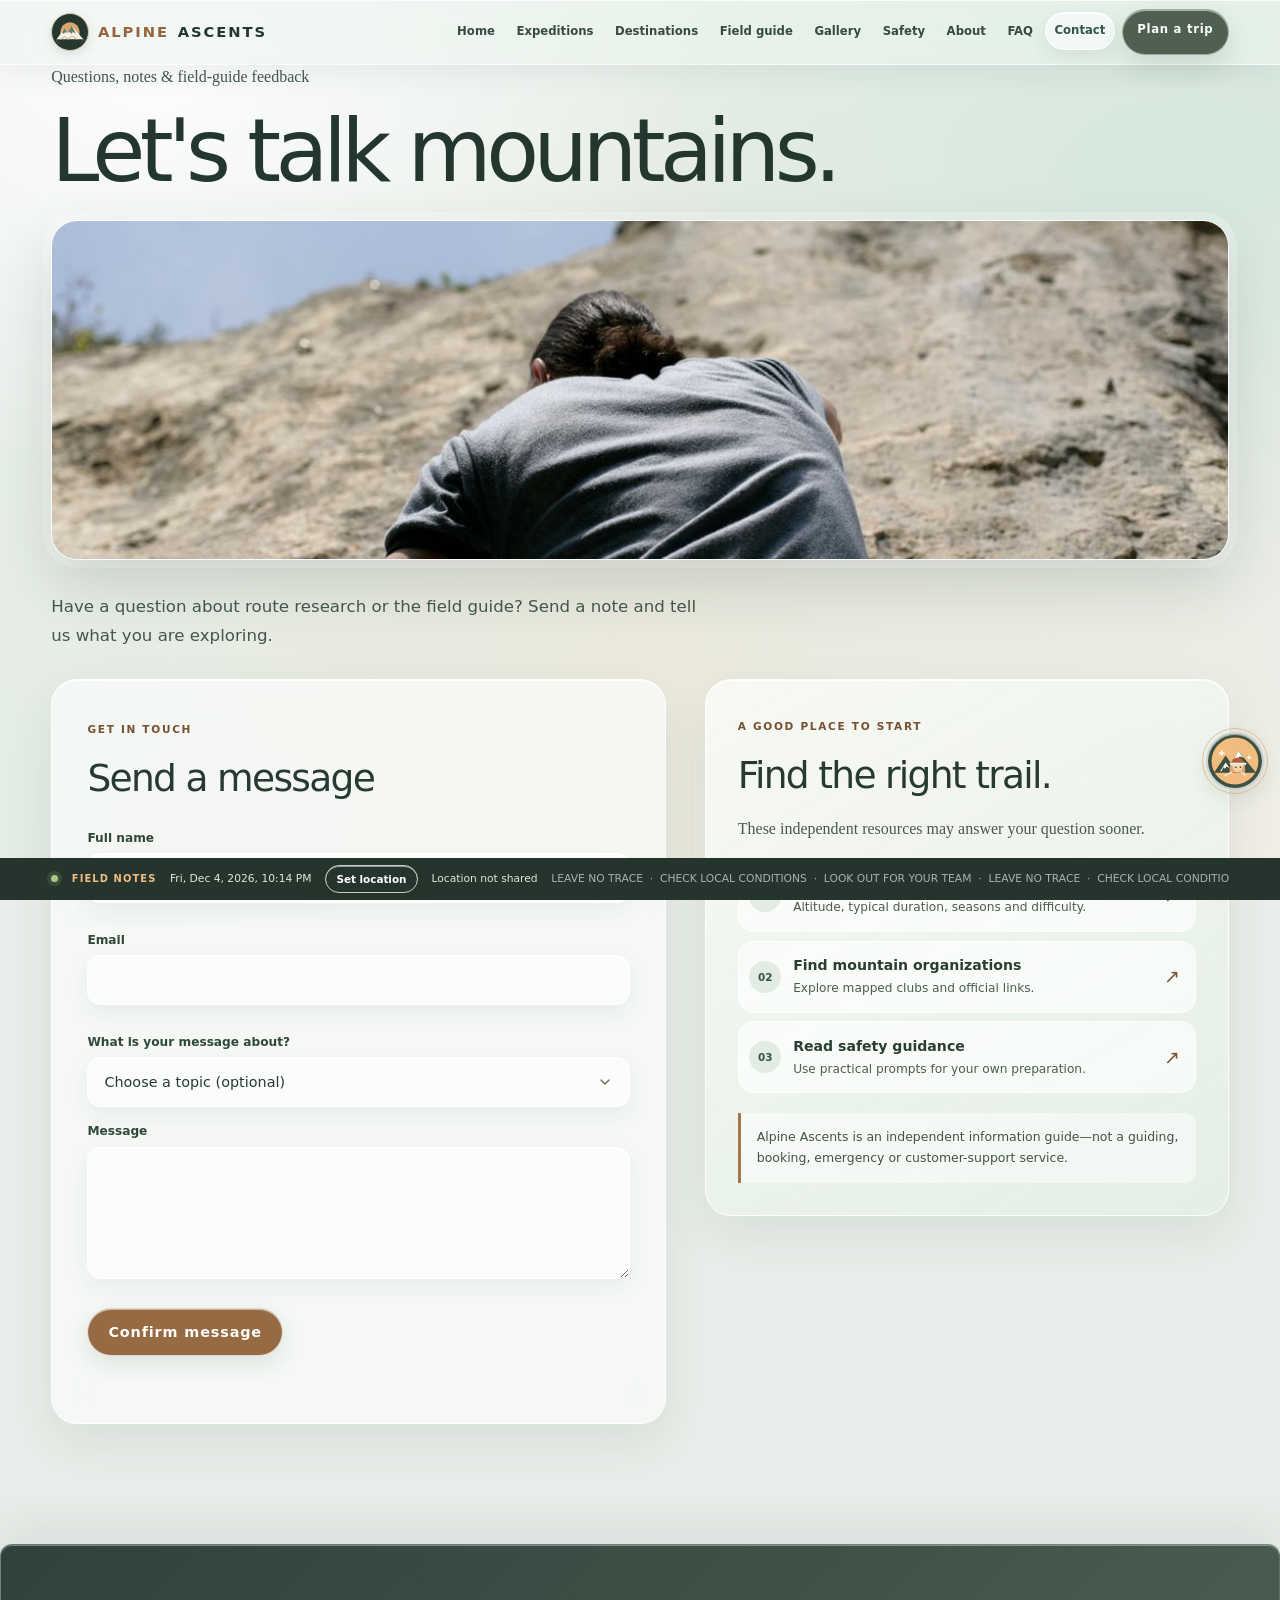
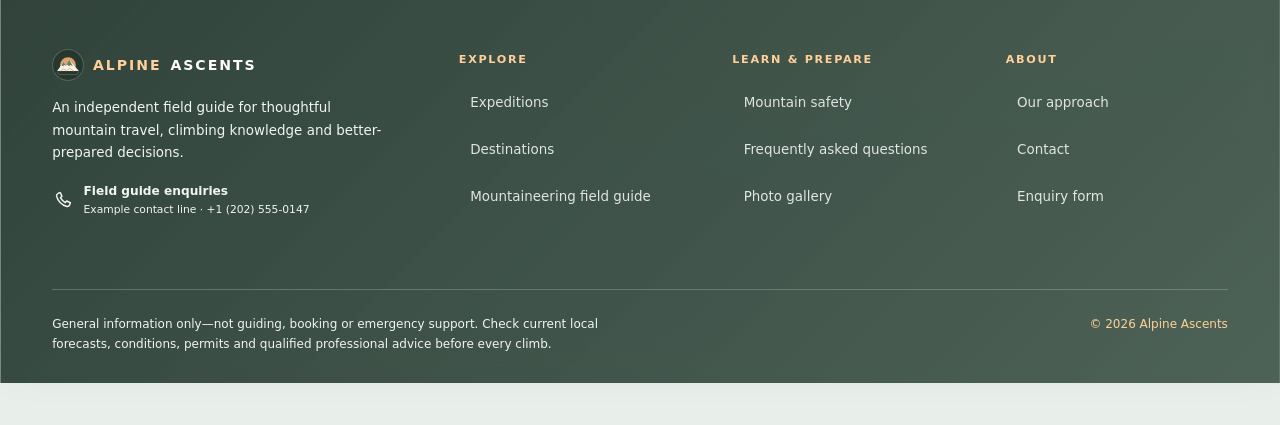
<file: contact.html>
<!DOCTYPE html>
<html lang="en">

<head>
    <meta charset="utf-8">
    <meta name="viewport" content="width=device-width,initial-scale=1">
    <title>Contact the field guide – Alpine Ascents</title>
    <meta name="description" content="Send Alpine Ascents a question about route research, climbing resources or the independent mountain field guide.">
    <link rel="stylesheet" href="css/style.css">
    <link rel="icon" type="image/svg+xml" href="assets/images/climbing/alpine-mark.svg">
</head>

<body data-page="contact">
    <div id="nav"></div>
    <main>
        <section class="contact-page">
            <div class="wrap rv">
                <p class="eyebrow"><span></span> Questions, notes &amp; field-guide feedback</p>
                <h1 class="page-title">Let's talk mountains.</h1>
                <p class="contact-lead">Have a question about route research or the field guide? Send a note and tell us what you are exploring.</p>
                <div class="contact-layout">
                    <div class="contact-form-panel">
                        <span class="contact-kicker">GET IN TOUCH</span>
                        <h2>Send a message</h2>
                        <form data-form novalidate>
                            <div><label for="n">Full name</label><input id="n" name="n" type="text" autocomplete="name" required><span class="err"></span></div>
                            <div><label for="e">Email</label><input id="e" name="e" type="email" autocomplete="email" required><span class="err"></span></div>
                            <div><label for="topic">What is your message about?</label>
                                <select id="topic" name="topic">
                                    <option value="">Choose a topic (optional)</option>
                                    <option>Route research</option>
                                    <option>Field guide feedback</option>
                                    <option>Website question</option>
                                    <option>Other</option>
                                </select>
                            </div>
                            <div><label for="m">Message</label><textarea id="m" name="message" rows="5" required></textarea><span class="err"></span></div>
                            <button class="btn pri" type="submit">Confirm message</button>
                            <p class="ok" role="status" aria-live="polite"></p>
                        </form>
                    </div>
                    <aside class="contact-aside" aria-label="Helpful resources">
                        <div class="contact-aside-heading">
                            <span class="contact-kicker">A GOOD PLACE TO START</span>
                            <h2>Find the right trail.</h2>
                            <p>These independent resources may answer your question sooner.</p>
                        </div>
                        <a class="contact-resource" href="expeditions.html">
                            <span class="contact-resource-number">01</span>
                            <span><strong>Compare route profiles</strong><small>Altitude, typical duration, seasons and difficulty.</small></span>
                            <span class="contact-resource-arrow" aria-hidden="true">↗</span>
                        </a>
                        <a class="contact-resource" href="mountaineering.html#field-organizations">
                            <span class="contact-resource-number">02</span>
                            <span><strong>Find mountain organizations</strong><small>Explore mapped clubs and official links.</small></span>
                            <span class="contact-resource-arrow" aria-hidden="true">↗</span>
                        </a>
                        <a class="contact-resource" href="safety.html">
                            <span class="contact-resource-number">03</span>
                            <span><strong>Read safety guidance</strong><small>Use practical prompts for your own preparation.</small></span>
                            <span class="contact-resource-arrow" aria-hidden="true">↗</span>
                        </a>
                        <p class="contact-boundary">Alpine Ascents is an independent information guide—not a guiding, booking, emergency or customer-support service.</p>
                    </aside>
                </div>
            </div>
        </section>
    </main>
    <div id="foot"></div>
    <script src="js/media.js"></script>
    <script src="js/main.js"></script>
    <script src="js/assistant.js"></script>
</body>

</html>
</file>
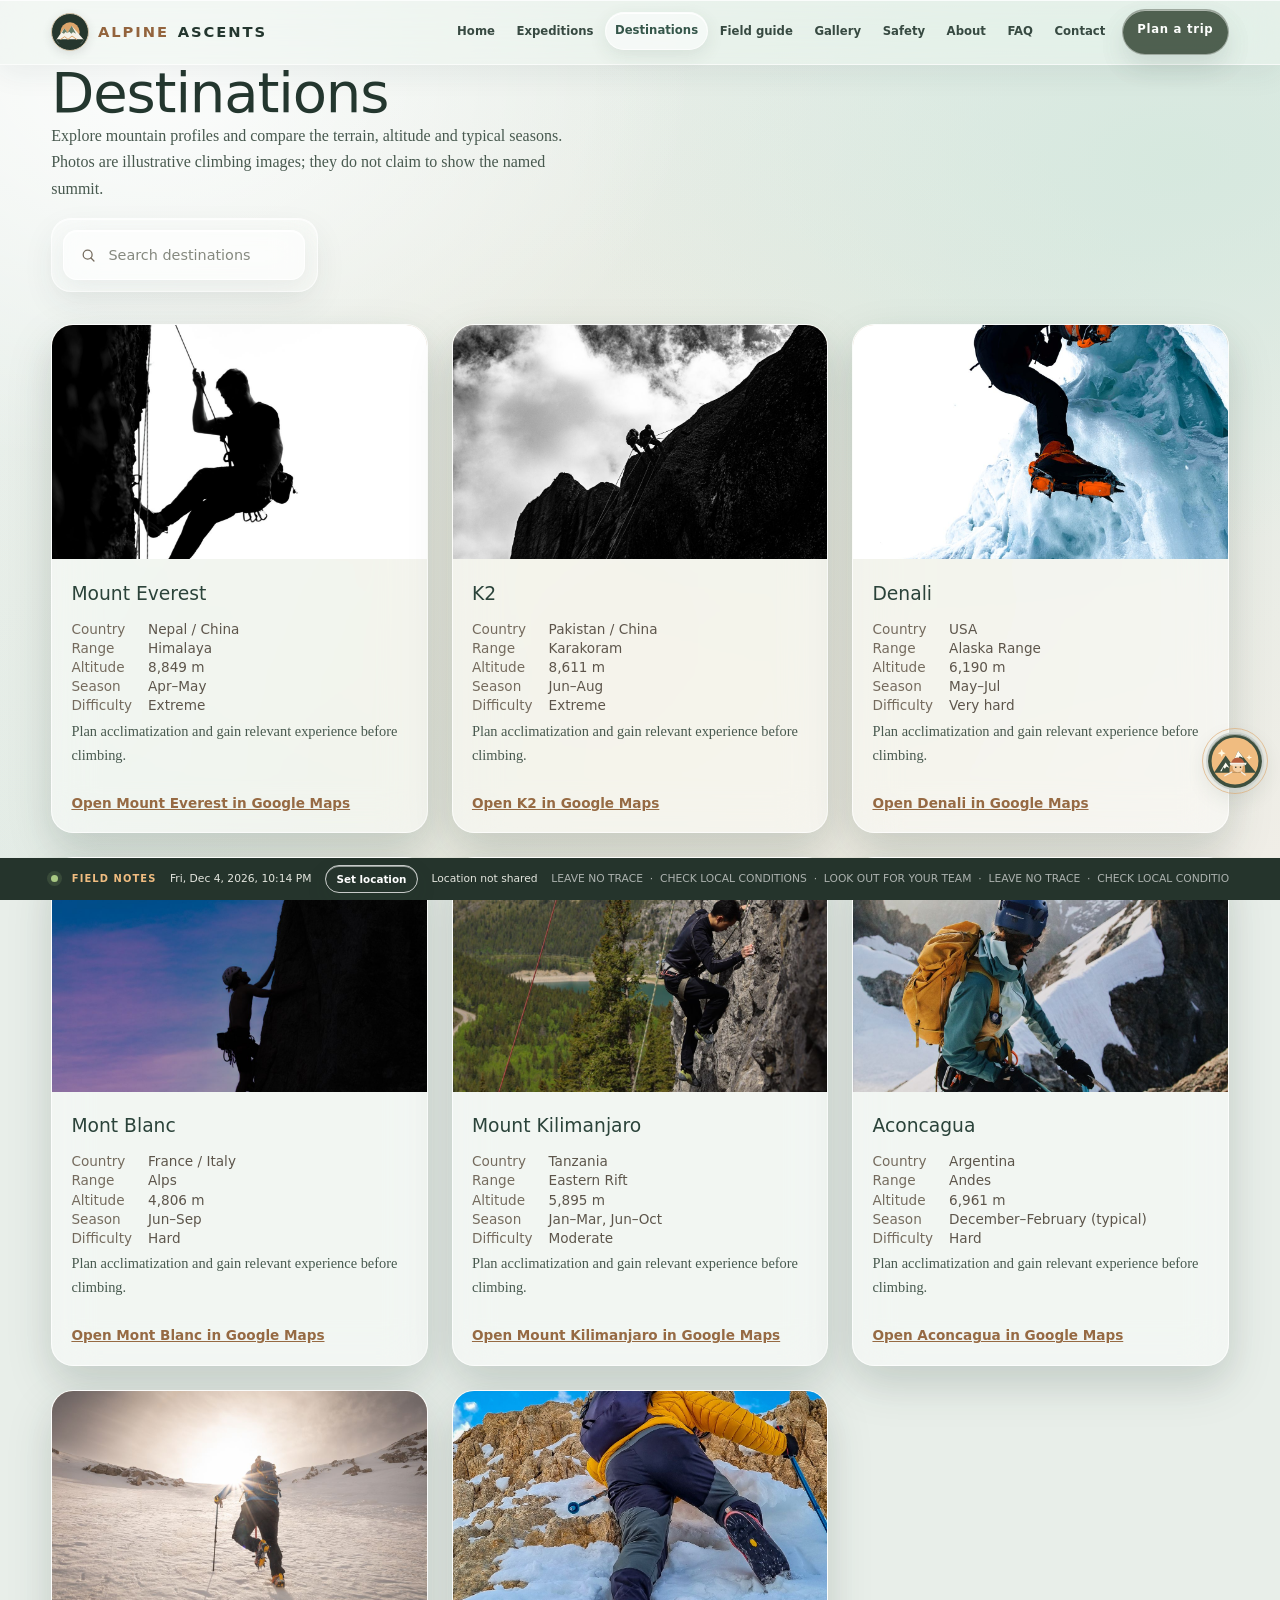
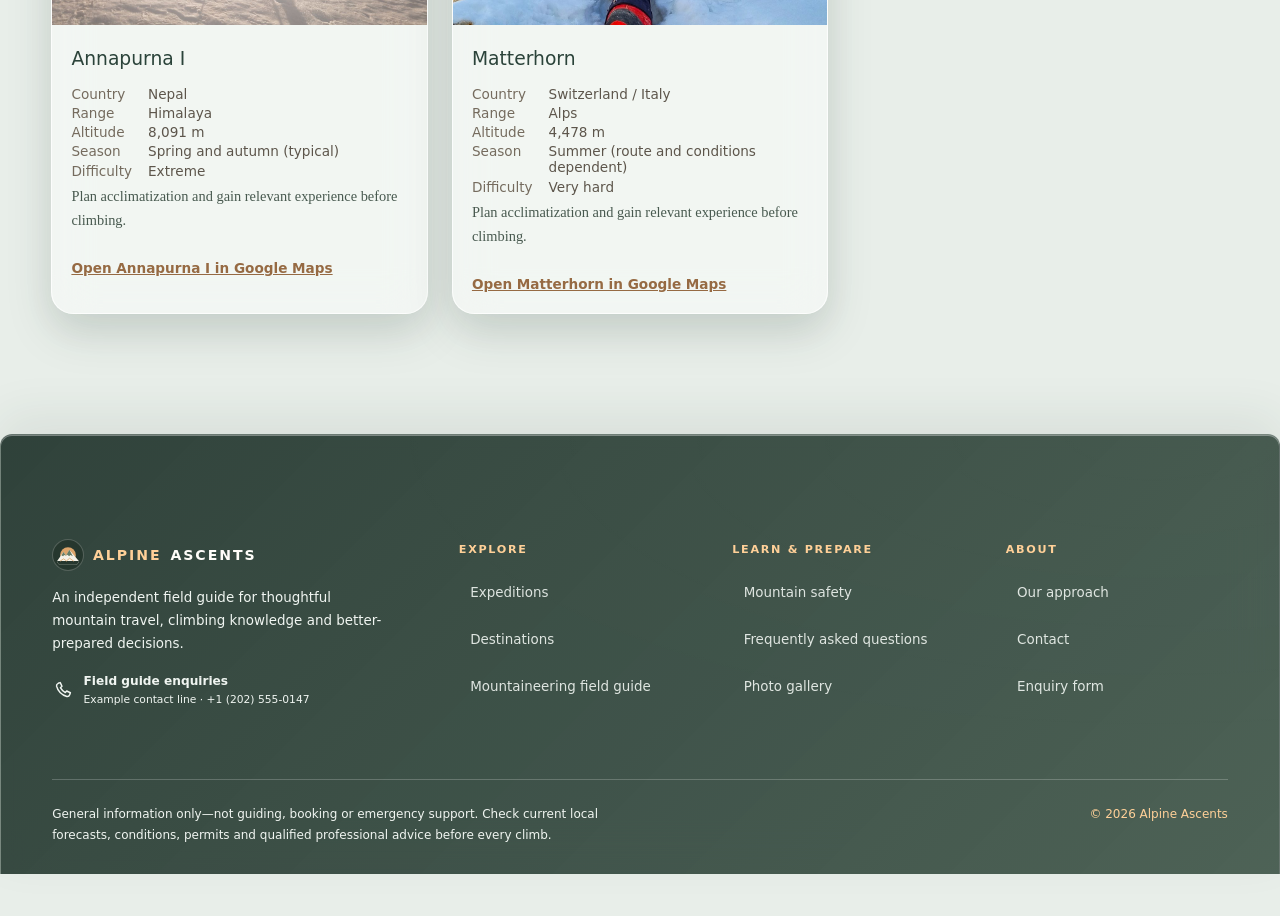
<file: destinations.html>
<!DOCTYPE html>
<html lang="en">

<head>
    <meta charset="utf-8">
    <meta name="viewport" content="width=device-width,initial-scale=1">
    <title>Destinations – Alpine Ascents</title>
    <meta name="description" content="Famous mountains and general facts.">
    <link rel="stylesheet" href="css/style.css">
    <link rel="icon" type="image/svg+xml" href="assets/images/climbing/alpine-mark.svg">
</head>

<body data-page="destinations">
    <div id="nav"></div>
    <main>
        <section>
            <div class="wrap rv">
                <h1 style="font-size:clamp(2rem,5vw,3.5rem)">Destinations</h1>
                <p>Explore mountain profiles and compare the terrain, altitude and typical seasons. Photos are illustrative climbing images; they do not claim to show the named summit.</p>
                <div class="tools"><input id="q" type="search" placeholder="Search destinations" aria-label="Search">
                </div>
                <!-- Destination cards and search results are rendered from local JSON data. -->
                <div id="grid" class="grid" aria-live="polite">Loading…</div>
            </div>
        </section>
    </main>
    <div id="foot"></div>
    <script src="js/media.js"></script>
    <!-- The local assistant answers from this site's mountain-climbing data only. -->
    <script src="js/main.js"></script>
    <script src="js/assistant.js"></script>
</body>

</html>
</file>
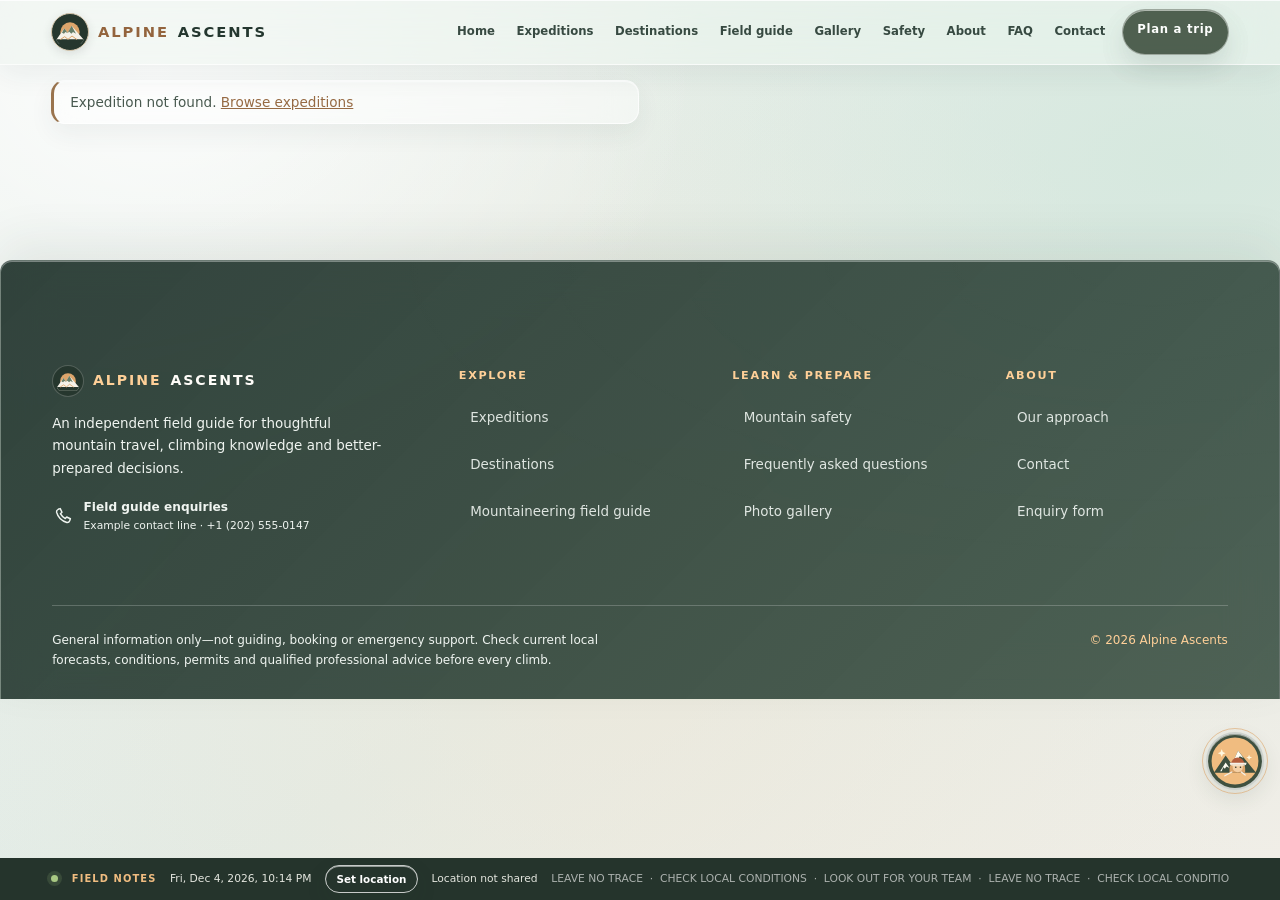
<file: expedition-details.html>
<!DOCTYPE html>
<html lang="en">

<head>
    <meta charset="utf-8">
    <meta name="viewport" content="width=device-width,initial-scale=1">
    <title>Expedition details – Alpine Ascents</title>
    <meta name="description" content="Mountain route details, altitude, season and climbing equipment.">
    <link rel="stylesheet" href="css/style.css">
    <link rel="icon" type="image/svg+xml" href="assets/images/climbing/alpine-mark.svg">
</head>

<body data-page="details">
    <div id="nav"></div>
    <main>
        <section>
            <div class="wrap rv">
                <!-- The shared script selects a route from the URL and renders its profile here. -->
                <div id="app">Loading…</div>
            </div>
        </section>
    </main>
    <div id="foot"></div>
    <script src="js/media.js"></script>
    <!-- The local assistant answers from this site's mountain-climbing data only. -->
    <script src="js/main.js"></script>
    <script src="js/assistant.js"></script>
</body>

</html>
</file>
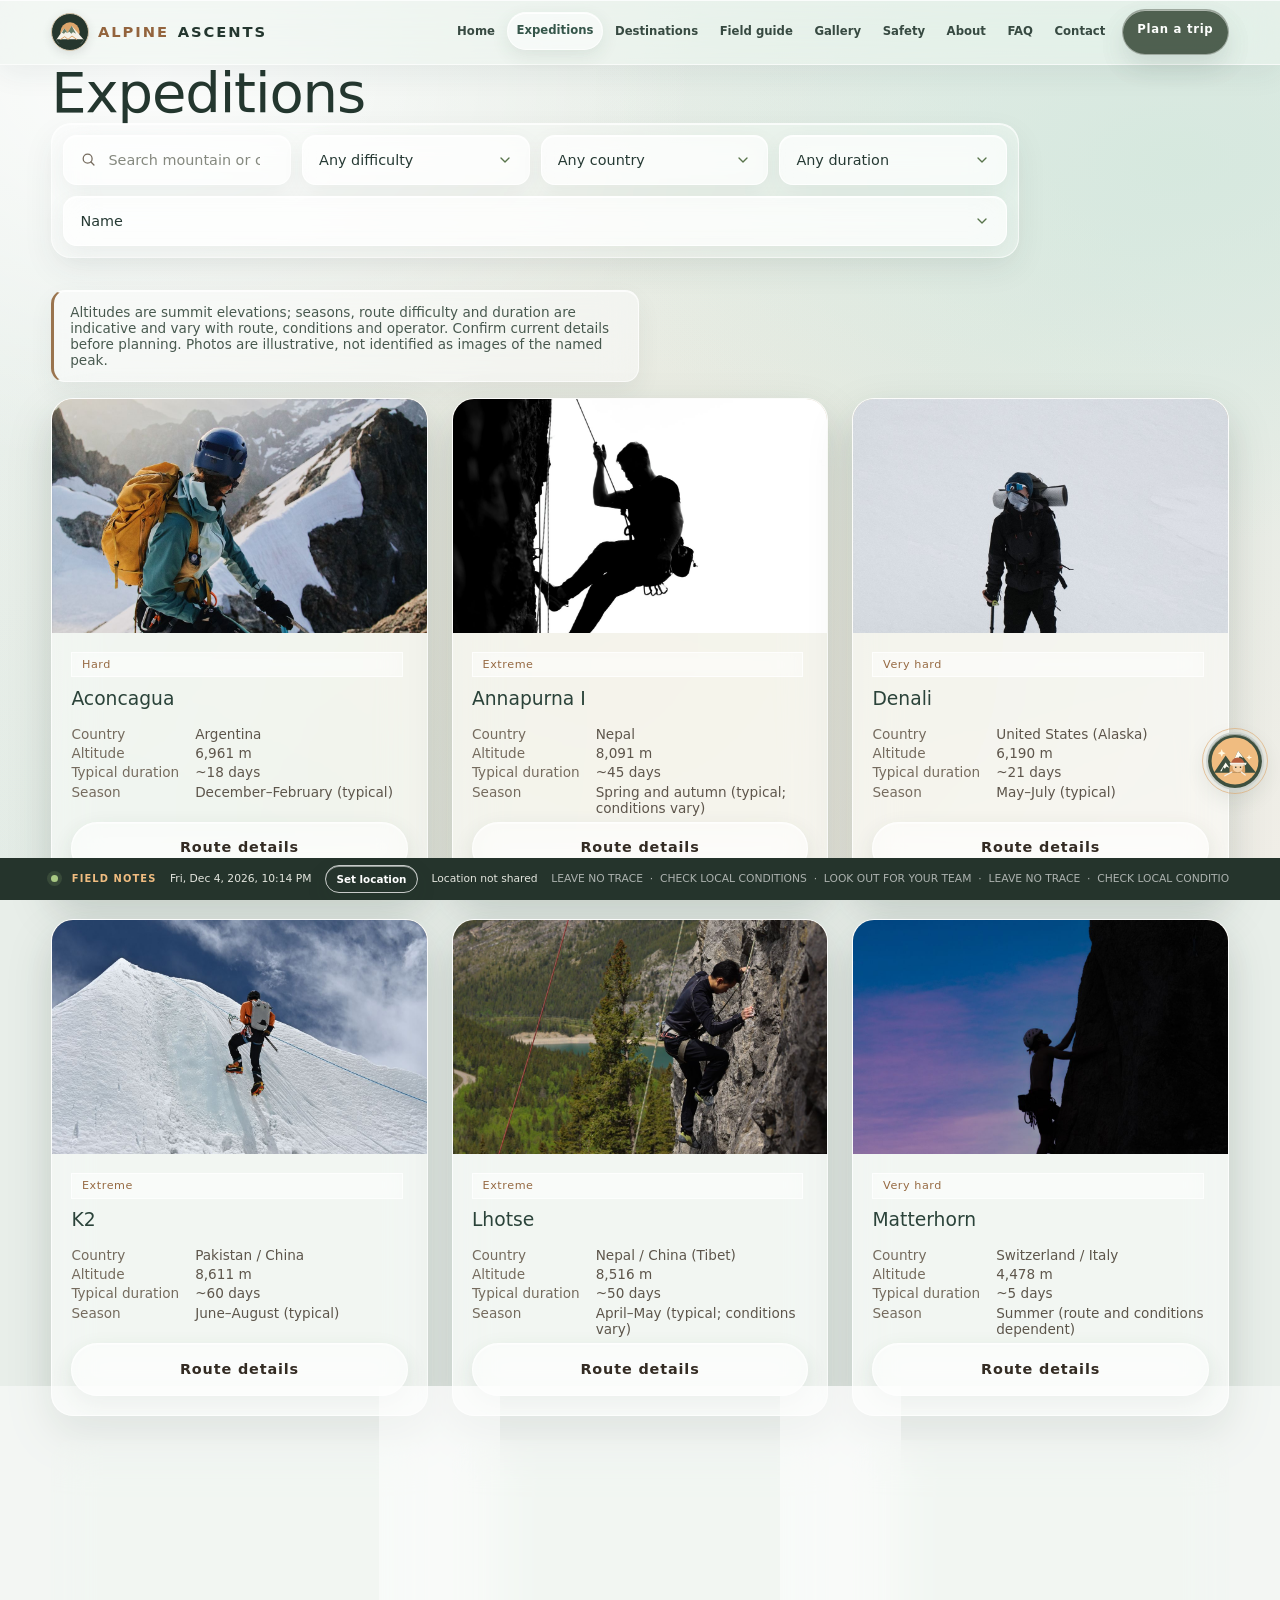
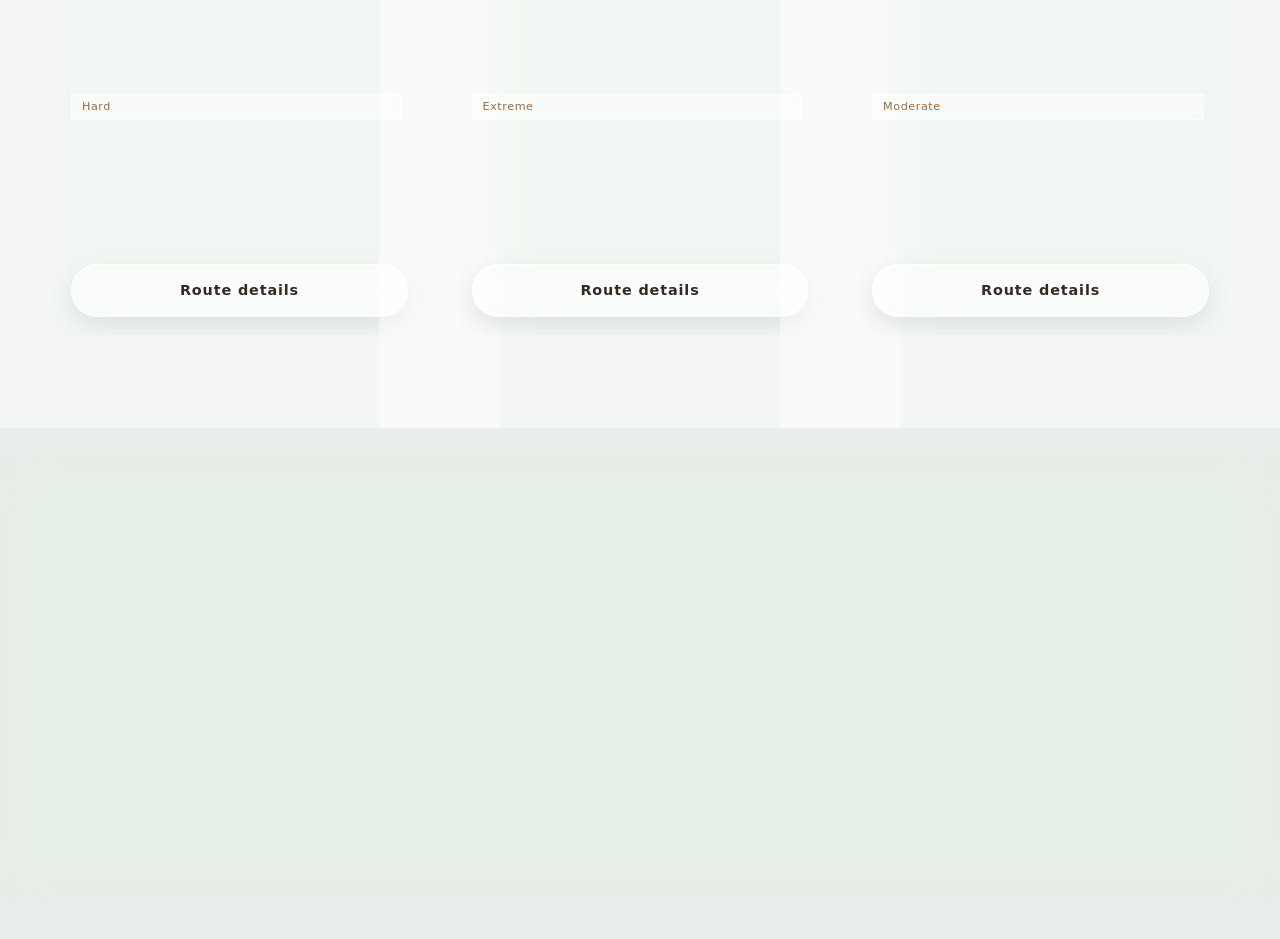
<file: expeditions.html>
<!DOCTYPE html>
<html lang="en">

<head>
    <meta charset="utf-8">
    <meta name="viewport" content="width=device-width,initial-scale=1">
    <title>Expeditions – Alpine Ascents</title>
    <meta name="description" content="Explore mountain expeditions and climbing routes.">
    <link rel="stylesheet" href="css/style.css">
    <link rel="icon" type="image/svg+xml" href="assets/images/climbing/alpine-mark.svg">
</head>

<body data-page="expeditions">
    <div id="nav"></div>
    <main>
        <section>
            <div class="wrap rv">
                <h1 style="font-size:clamp(2rem,5vw,3.5rem)">Expeditions</h1>
                <div class="tools"><input id="q" type="search" placeholder="Search mountain or country"
                        aria-label="Search"><select id="diff" aria-label="Difficulty">
                        <option value="">Any difficulty</option>
                        <option>Moderate</option>
                        <option>Hard</option>
                        <option>Very hard</option>
                        <option>Extreme</option>
                    </select><select id="country" aria-label="Country">
                        <option value="">Any country</option>
                    </select><select id="dur" aria-label="Duration">
                        <option value="0">Any duration</option>
                        <option value="7">≤ 7 days</option>
                        <option value="21">≤ 21 days</option>
                        <option value="60">≤ 60 days</option>
                    </select><select id="sort" aria-label="Sort">
                        <option value="name">Name</option>
                        <option value="alt">Altitude</option>
                        <option value="dur">Duration</option>
                    </select></div>
                <p class="note">Altitudes are summit elevations; seasons, route difficulty and duration are indicative and vary with route, conditions and operator. Confirm current details before planning. Photos are illustrative, not identified as images of the named peak.</p>
                <!-- Route cards are filtered and sorted from the local expedition dataset. -->
                <div id="grid" class="grid" aria-live="polite">Loading…</div>
            </div>
        </section>
    </main>
    <div id="foot"></div>
    <script src="js/media.js"></script>
    <!-- The local assistant answers from this site's mountain-climbing data only. -->
    <script src="js/main.js"></script>
    <script src="js/assistant.js"></script>
</body>

</html>
</file>
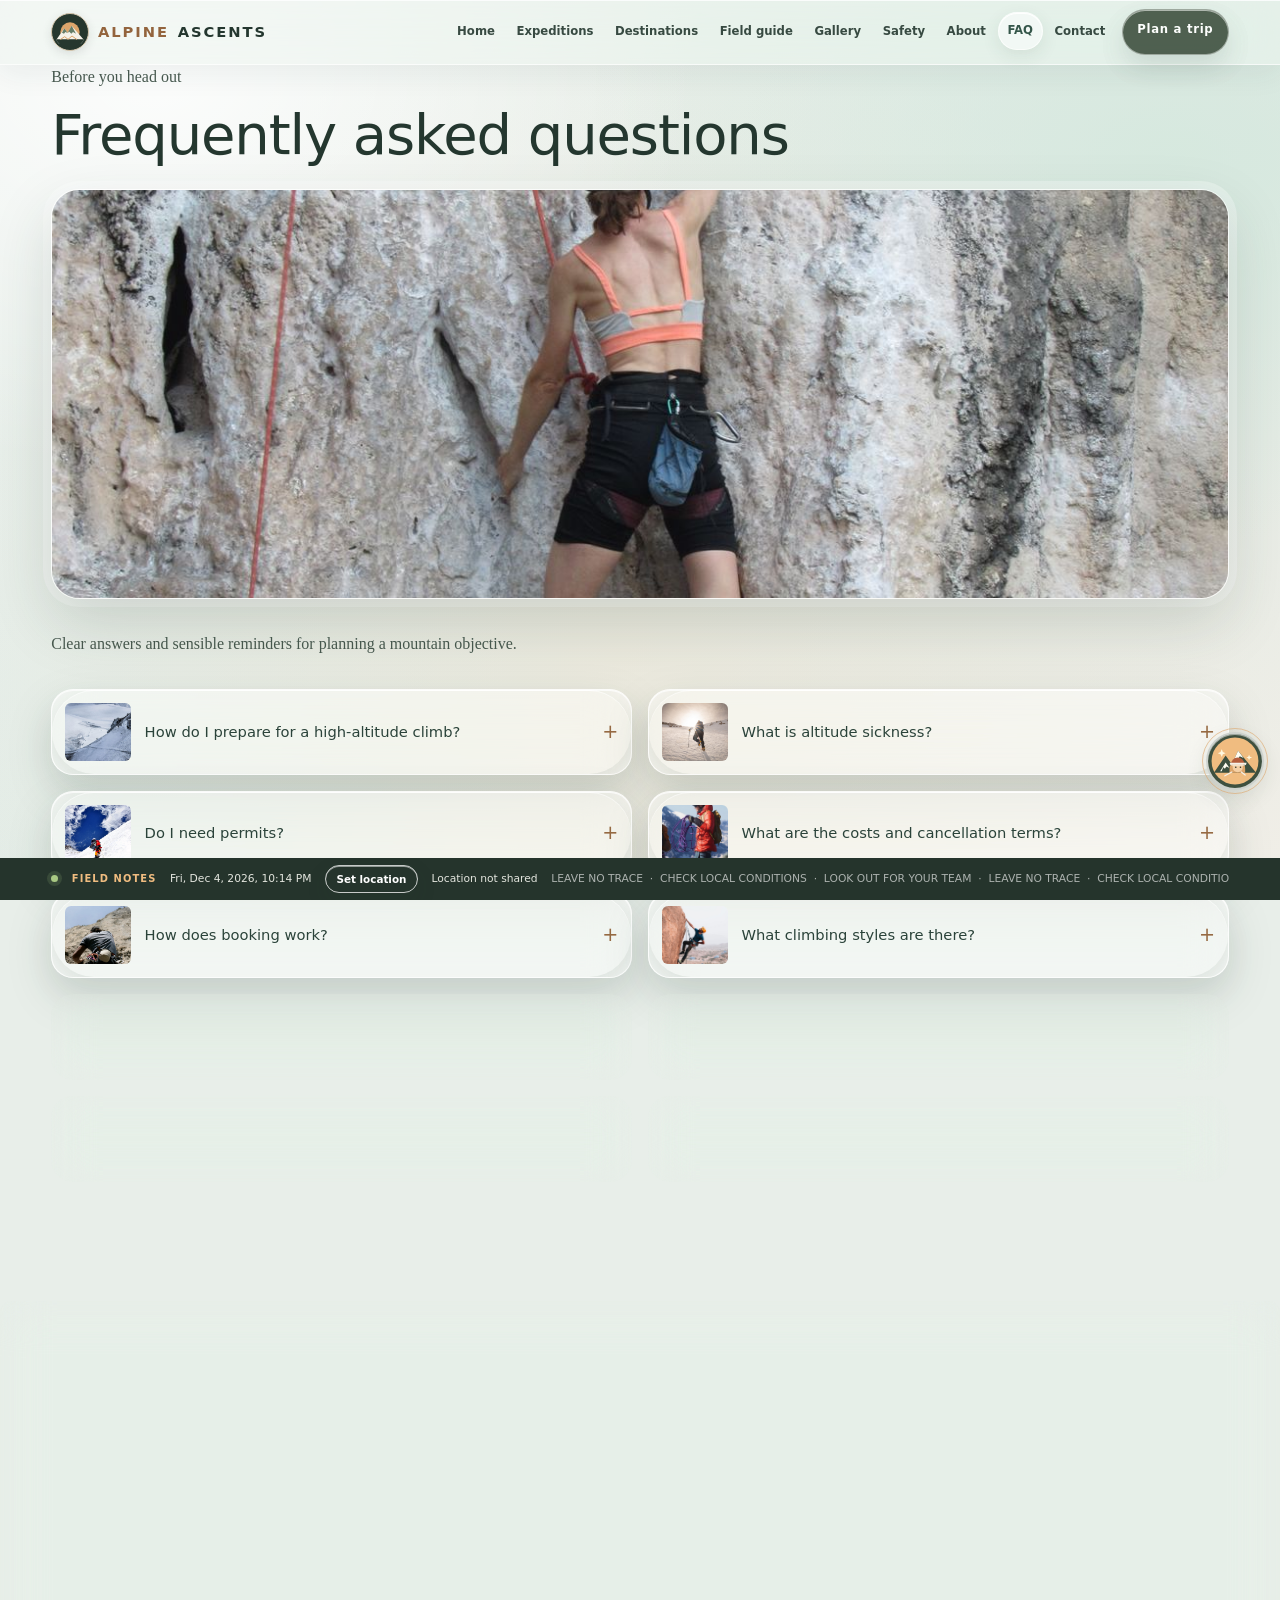
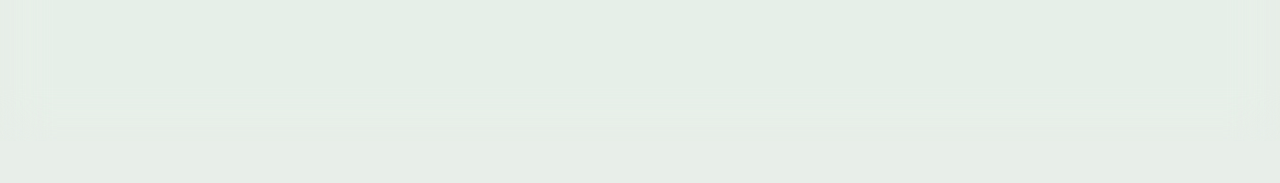
<file: faq.html>
<!DOCTYPE html>
<html lang="en">

<head>
    <meta charset="utf-8">
    <meta name="viewport" content="width=device-width,initial-scale=1">
    <title>FAQ – Alpine Ascents</title>
    <meta name="description" content="Answers to common questions about route preparation, altitude, permits and this website.">
    <link rel="stylesheet" href="css/style.css">
    <link rel="icon" type="image/svg+xml" href="assets/images/climbing/alpine-mark.svg">
</head>

<body data-page="faq">
    <div id="nav"></div>
    <main>
        <section>
            <div class="wrap rv">
                <p class="eyebrow"><span></span> Before you head out</p>
                <h1 style="font-size:clamp(2rem,5vw,3.5rem)">Frequently asked questions</h1>
                <p>Clear answers and sensible reminders for planning a mountain objective.</p>
                <!-- FAQ entries are loaded from the local JSON file by the shared script. -->
                <div id="faq" class="faq">Loading…</div>
            </div>
        </section>
    </main>
    <div id="foot"></div>
    <script src="js/media.js"></script>
    <!-- The local assistant answers from this site's mountain-climbing data only. -->
    <script src="js/main.js"></script>
    <script src="js/assistant.js"></script>
</body>

</html>
</file>
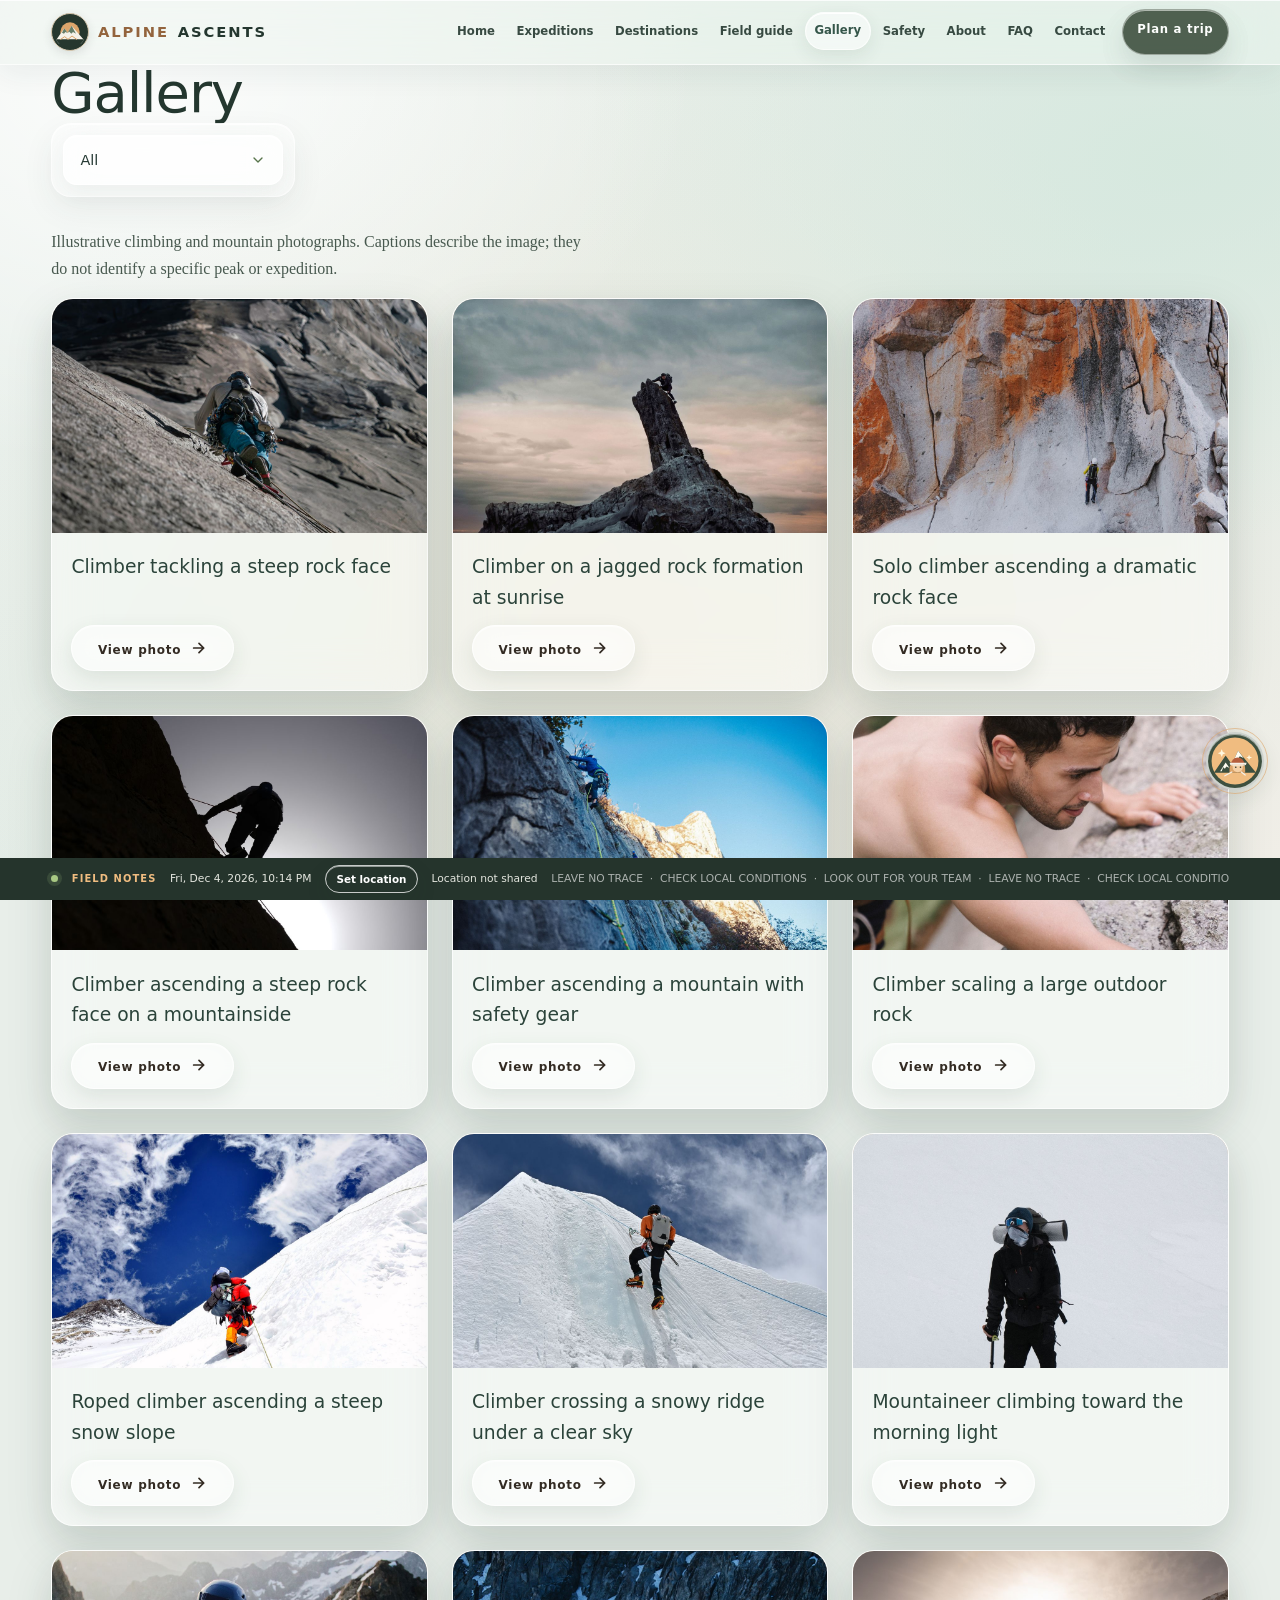
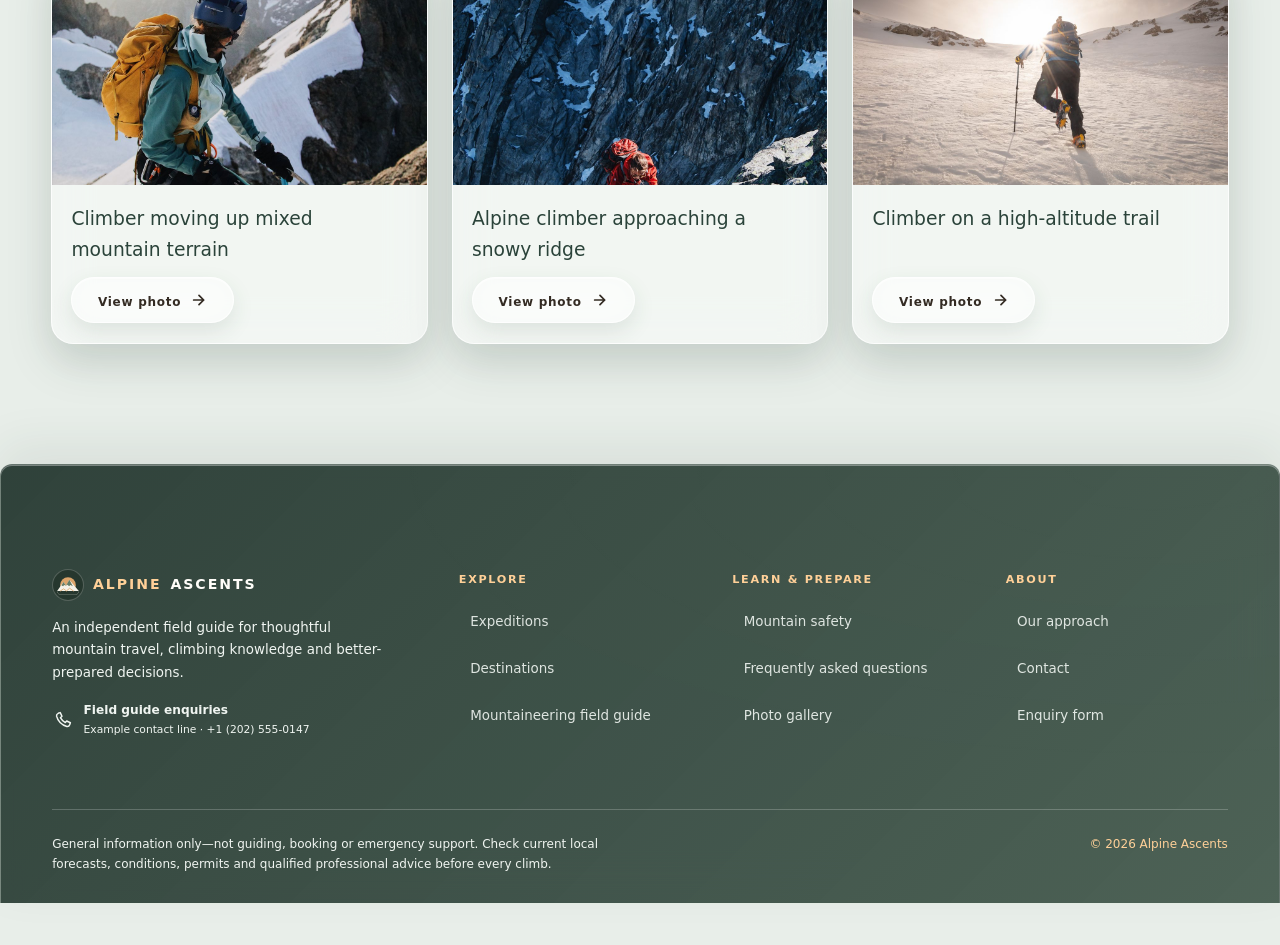
<file: gallery.html>
<!DOCTYPE html>
<html lang="en">

<head>
    <meta charset="utf-8">
    <meta name="viewport" content="width=device-width,initial-scale=1">
    <title>Gallery – Alpine Ascents</title>
    <meta name="description" content="A climbing photo gallery and short mountain video, with unique images and accessible controls.">
    <link rel="stylesheet" href="css/style.css">
    <link rel="icon" type="image/svg+xml" href="assets/images/climbing/alpine-mark.svg">
</head>

<body data-page="gallery">
    <div id="nav"></div>
    <main>
        <section>
            <div class="wrap rv">
                <h1 style="font-size:clamp(2rem,5vw,3.5rem)">Gallery</h1>
                <div class="tools"><select id="cat" aria-label="Category">
                        <option value="">All</option>
                    </select></div>
                <p>Illustrative climbing and mountain photographs. Captions describe the image; they do not identify a specific peak or expedition.</p>
                <!-- Gallery cards use local image data and open in the accessible dialog below. -->
                <div id="grid" class="grid" aria-live="polite">Loading…</div>
                <dialog id="lb" aria-labelledby="cap">
                    <figure class="lightbox-figure">
                        <img id="lb-image" alt="">
                        <figcaption id="cap"></figcaption>
                    </figure>
                    <div class="lightbox-controls">
                        <button id="lb-prev" class="btn" type="button" aria-label="Previous photo">Previous</button>
                        <span id="lb-count" aria-live="polite"></span>
                        <button id="lb-next" class="btn" type="button" aria-label="Next photo">Next</button>
                        <button id="lb-close" class="btn" type="button">Close photo</button>
                    </div>
                </dialog>
            </div>
        </section>
    </main>
    <div id="foot"></div>
    <script src="js/media.js"></script>
    <!-- The local assistant answers from this site's mountain-climbing data only. -->
    <script src="js/main.js"></script>
    <script src="js/assistant.js"></script>
</body>

</html>
</file>
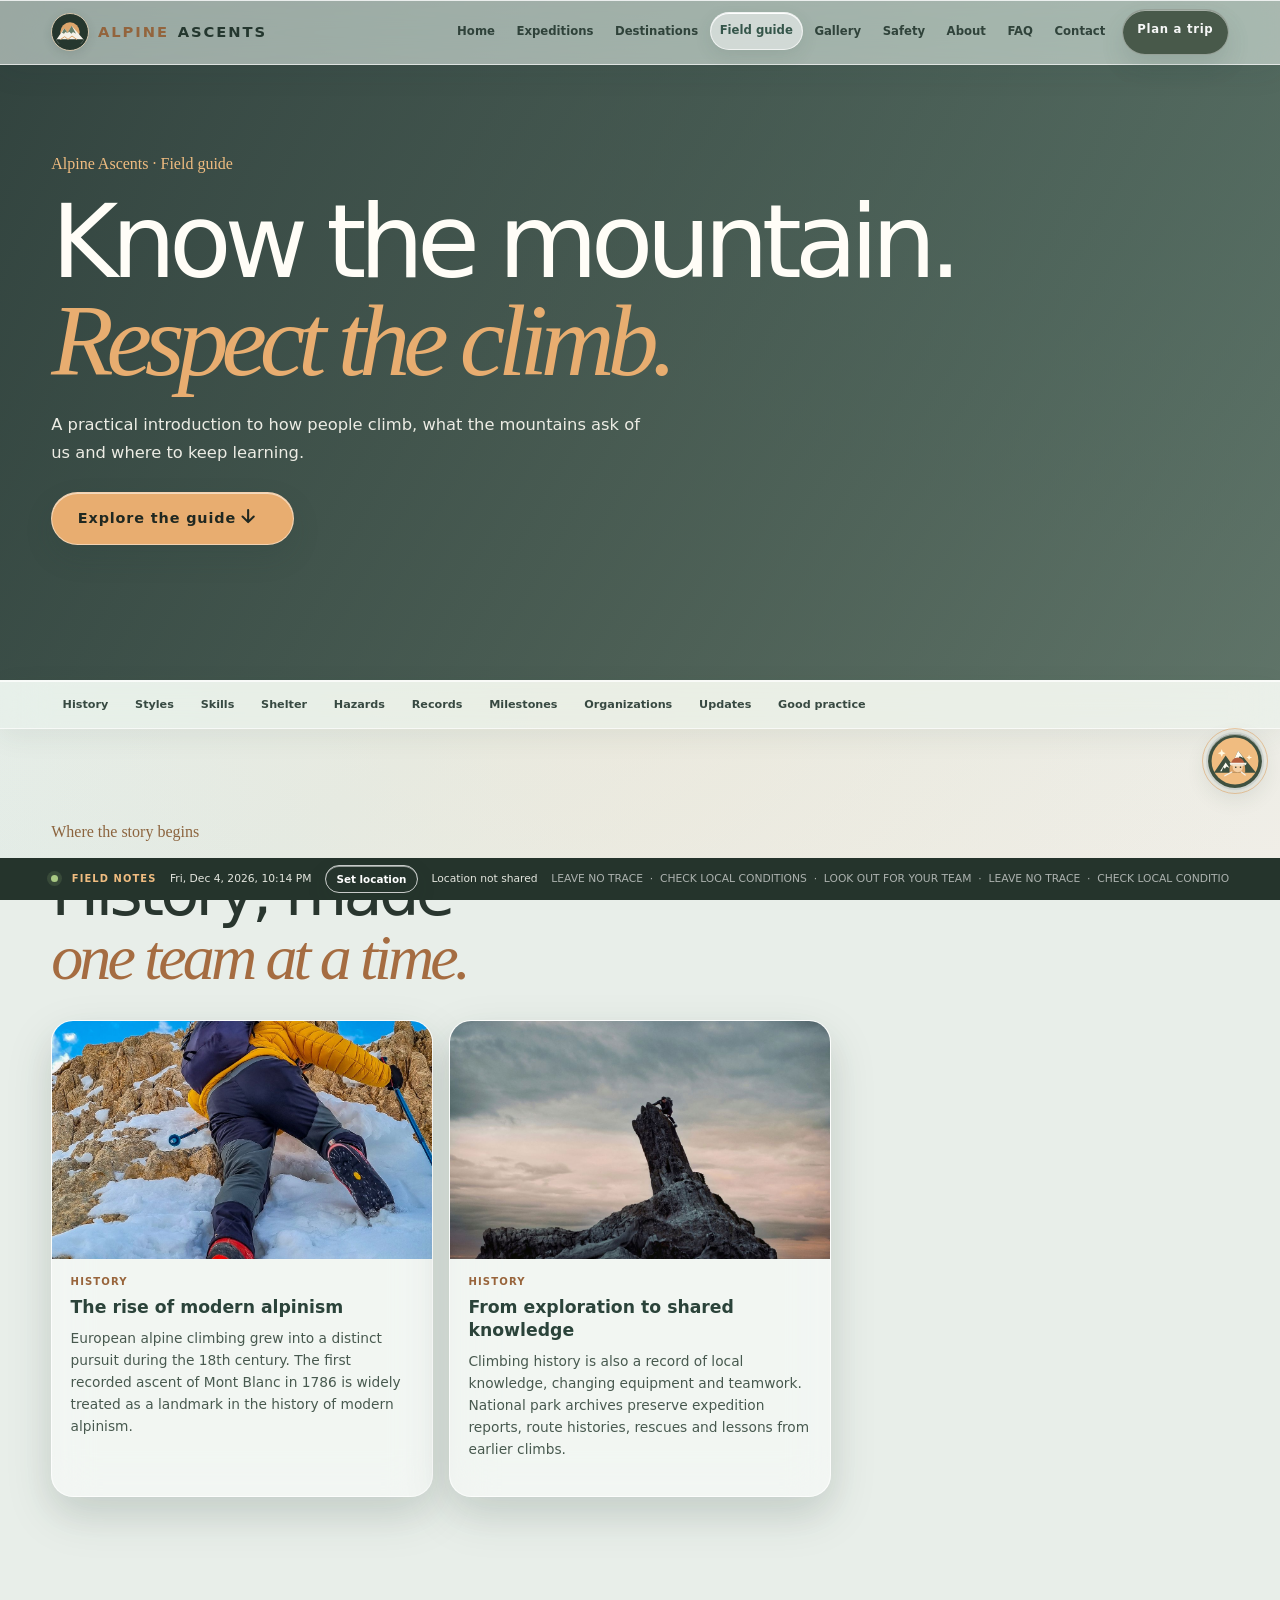
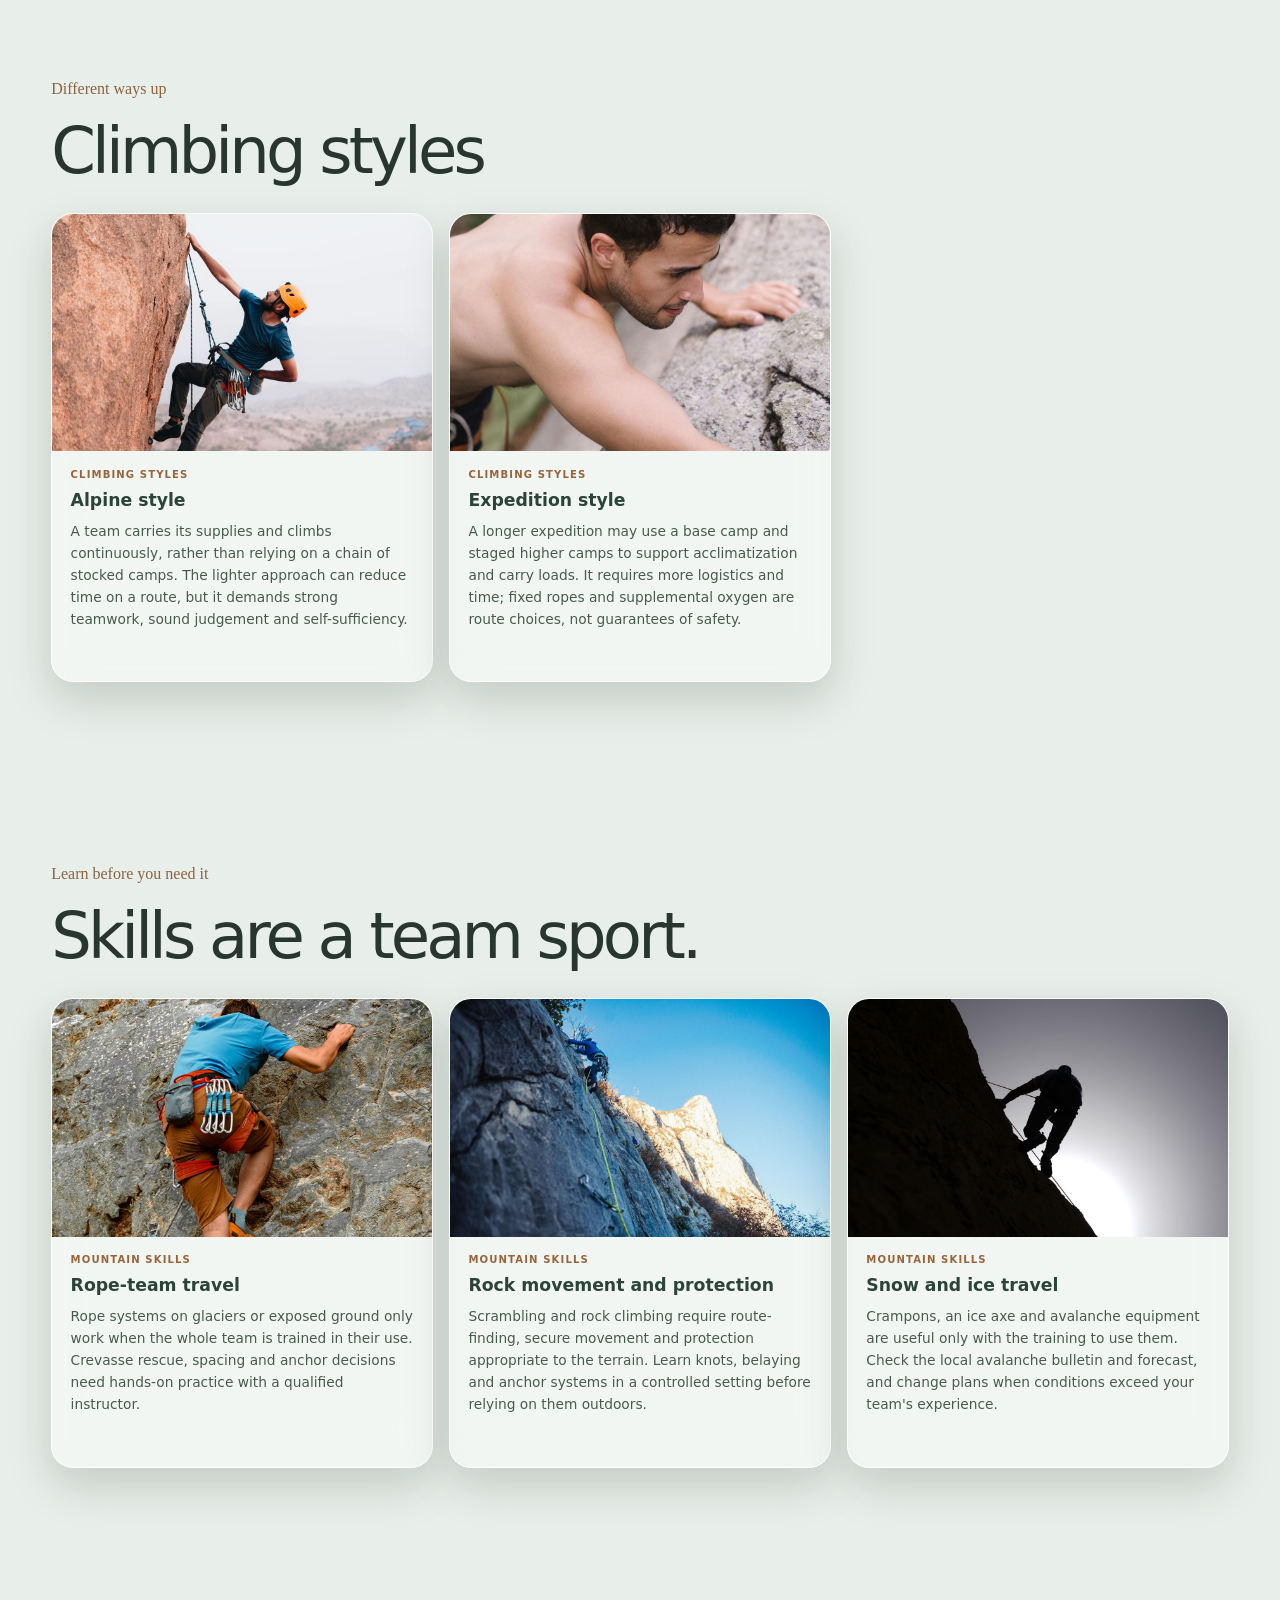
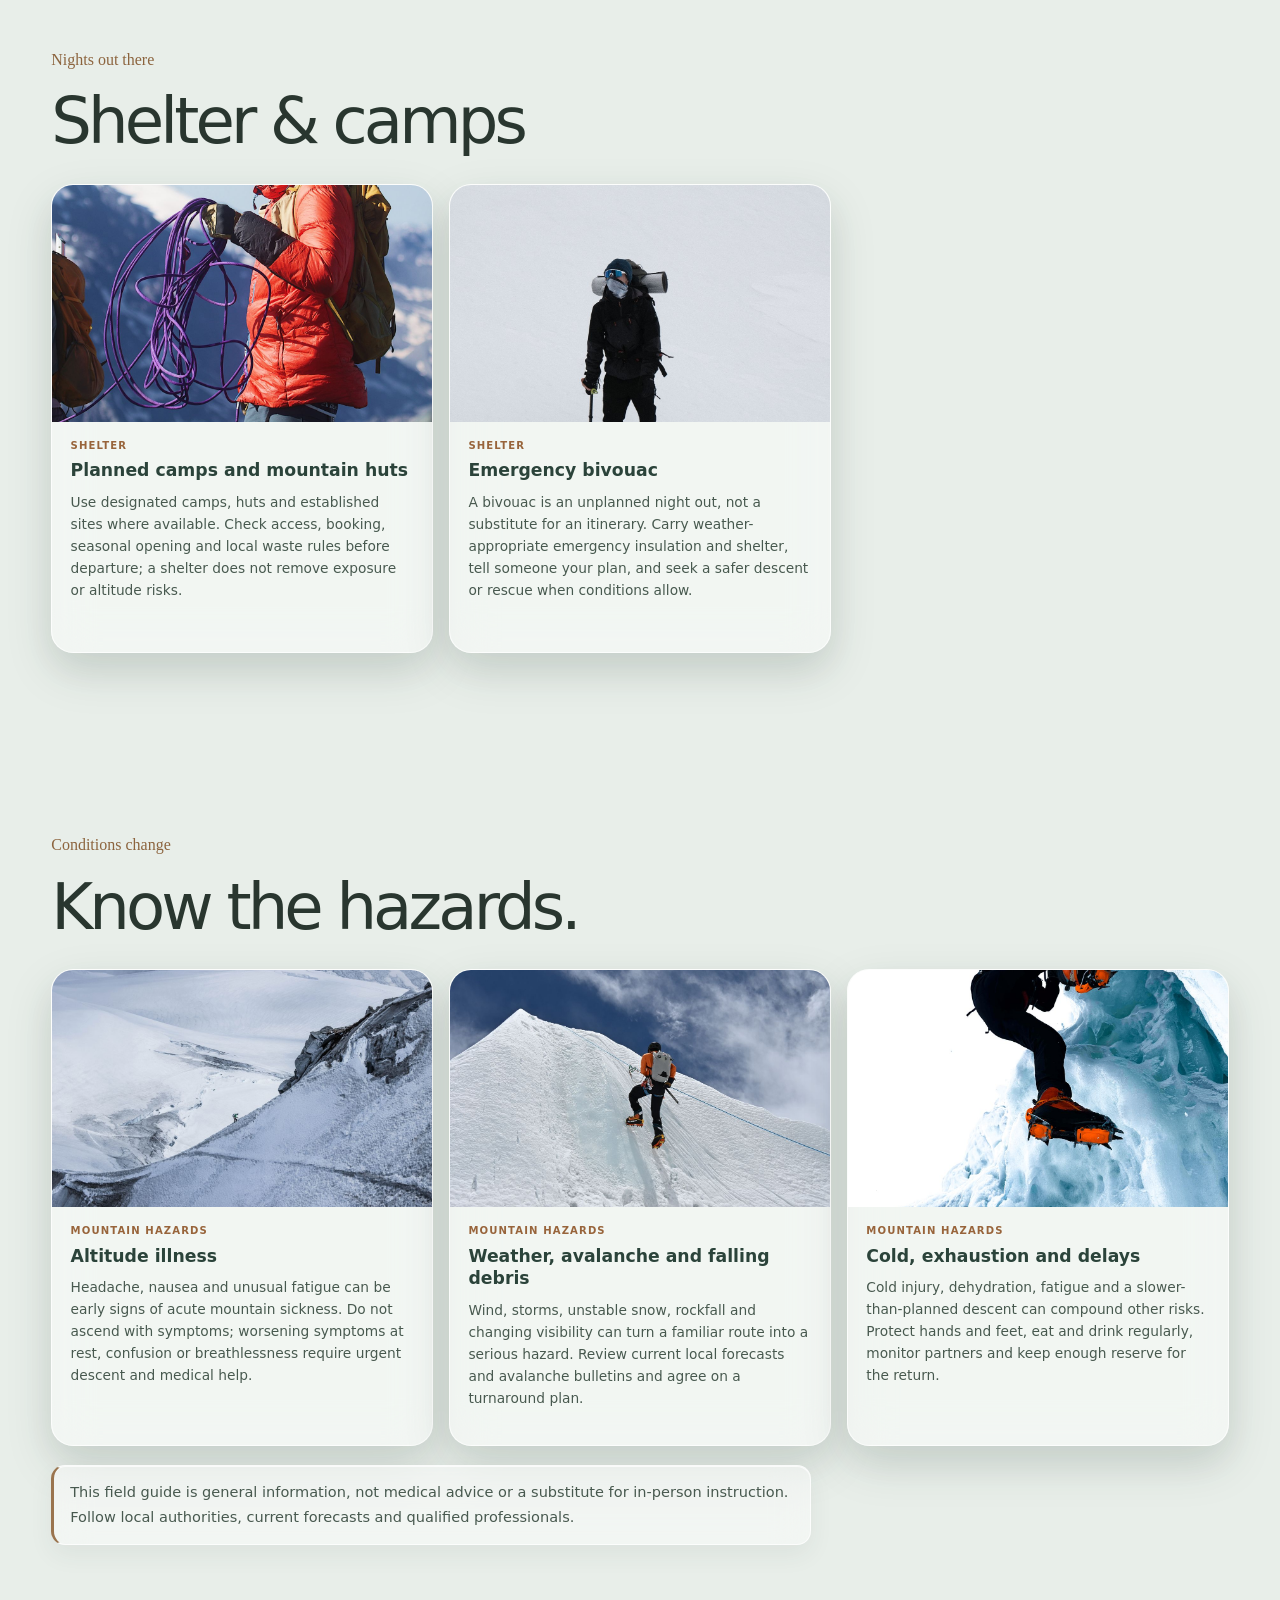
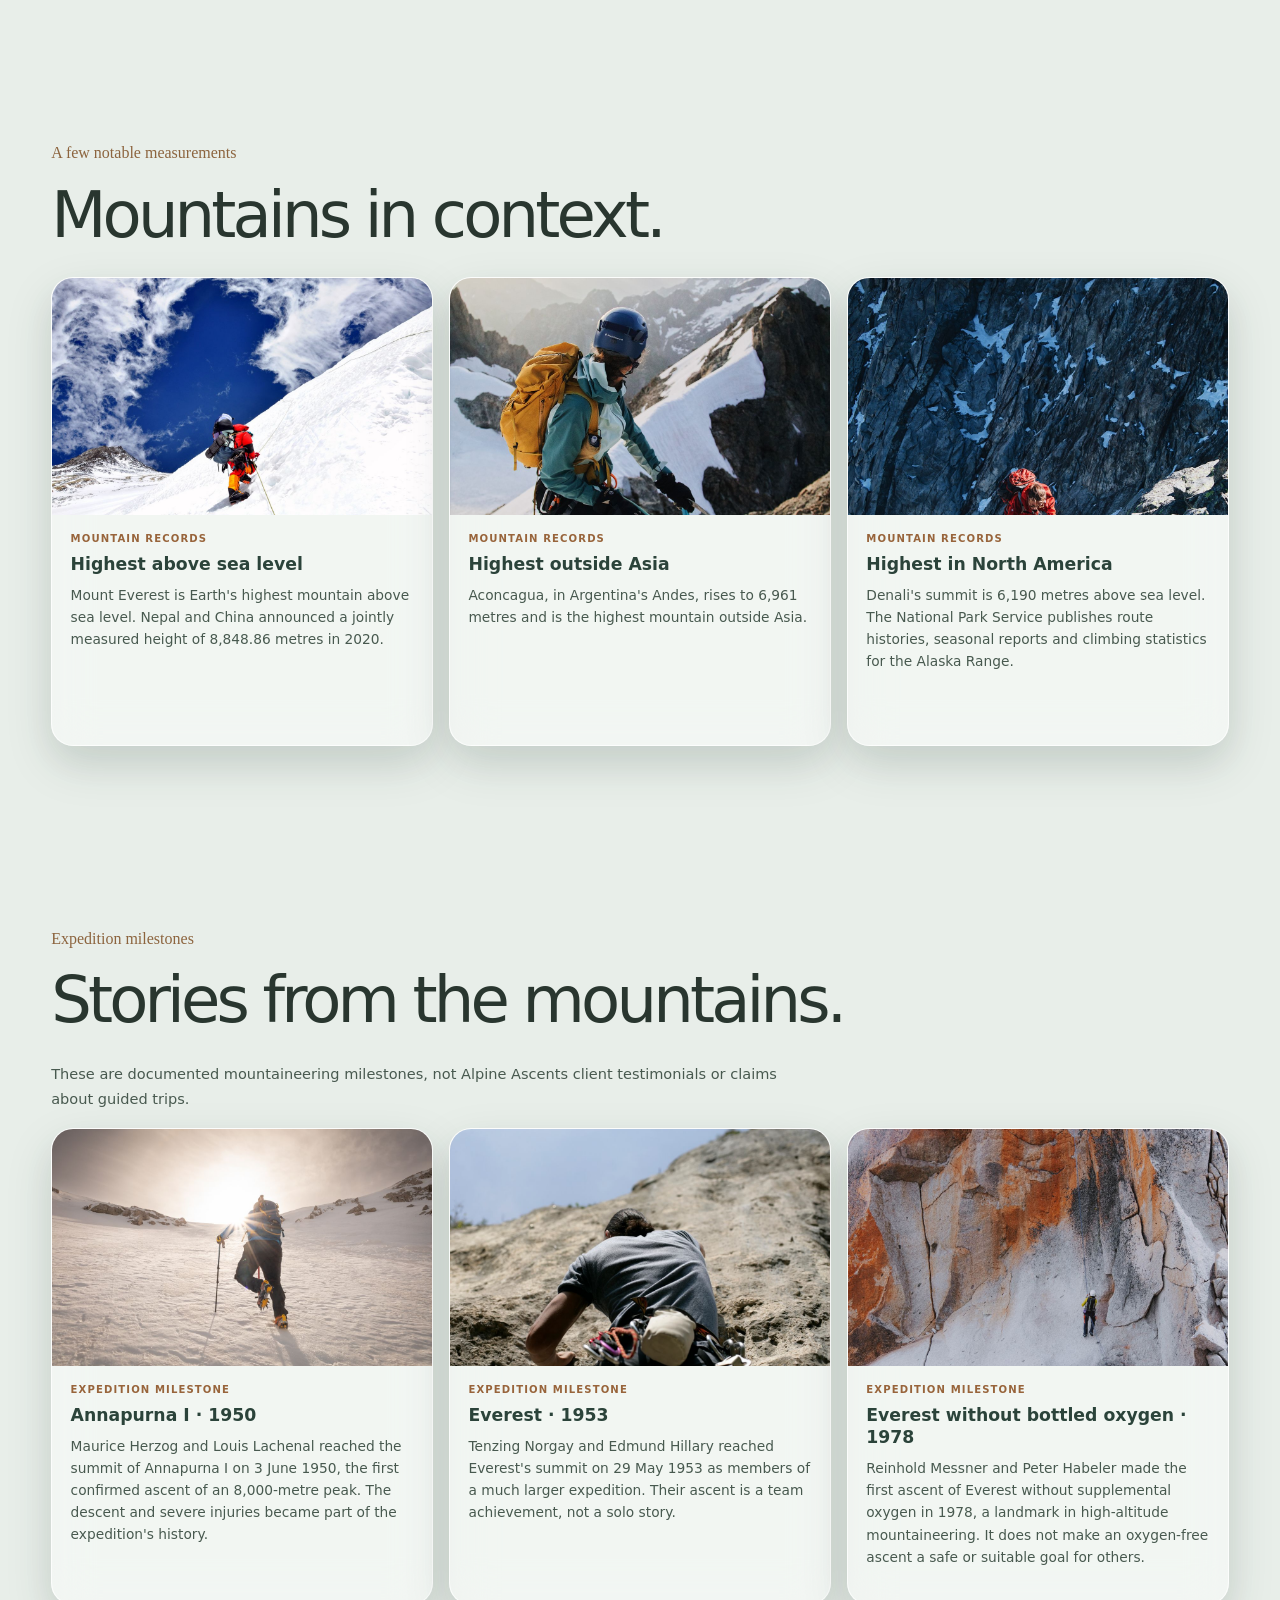
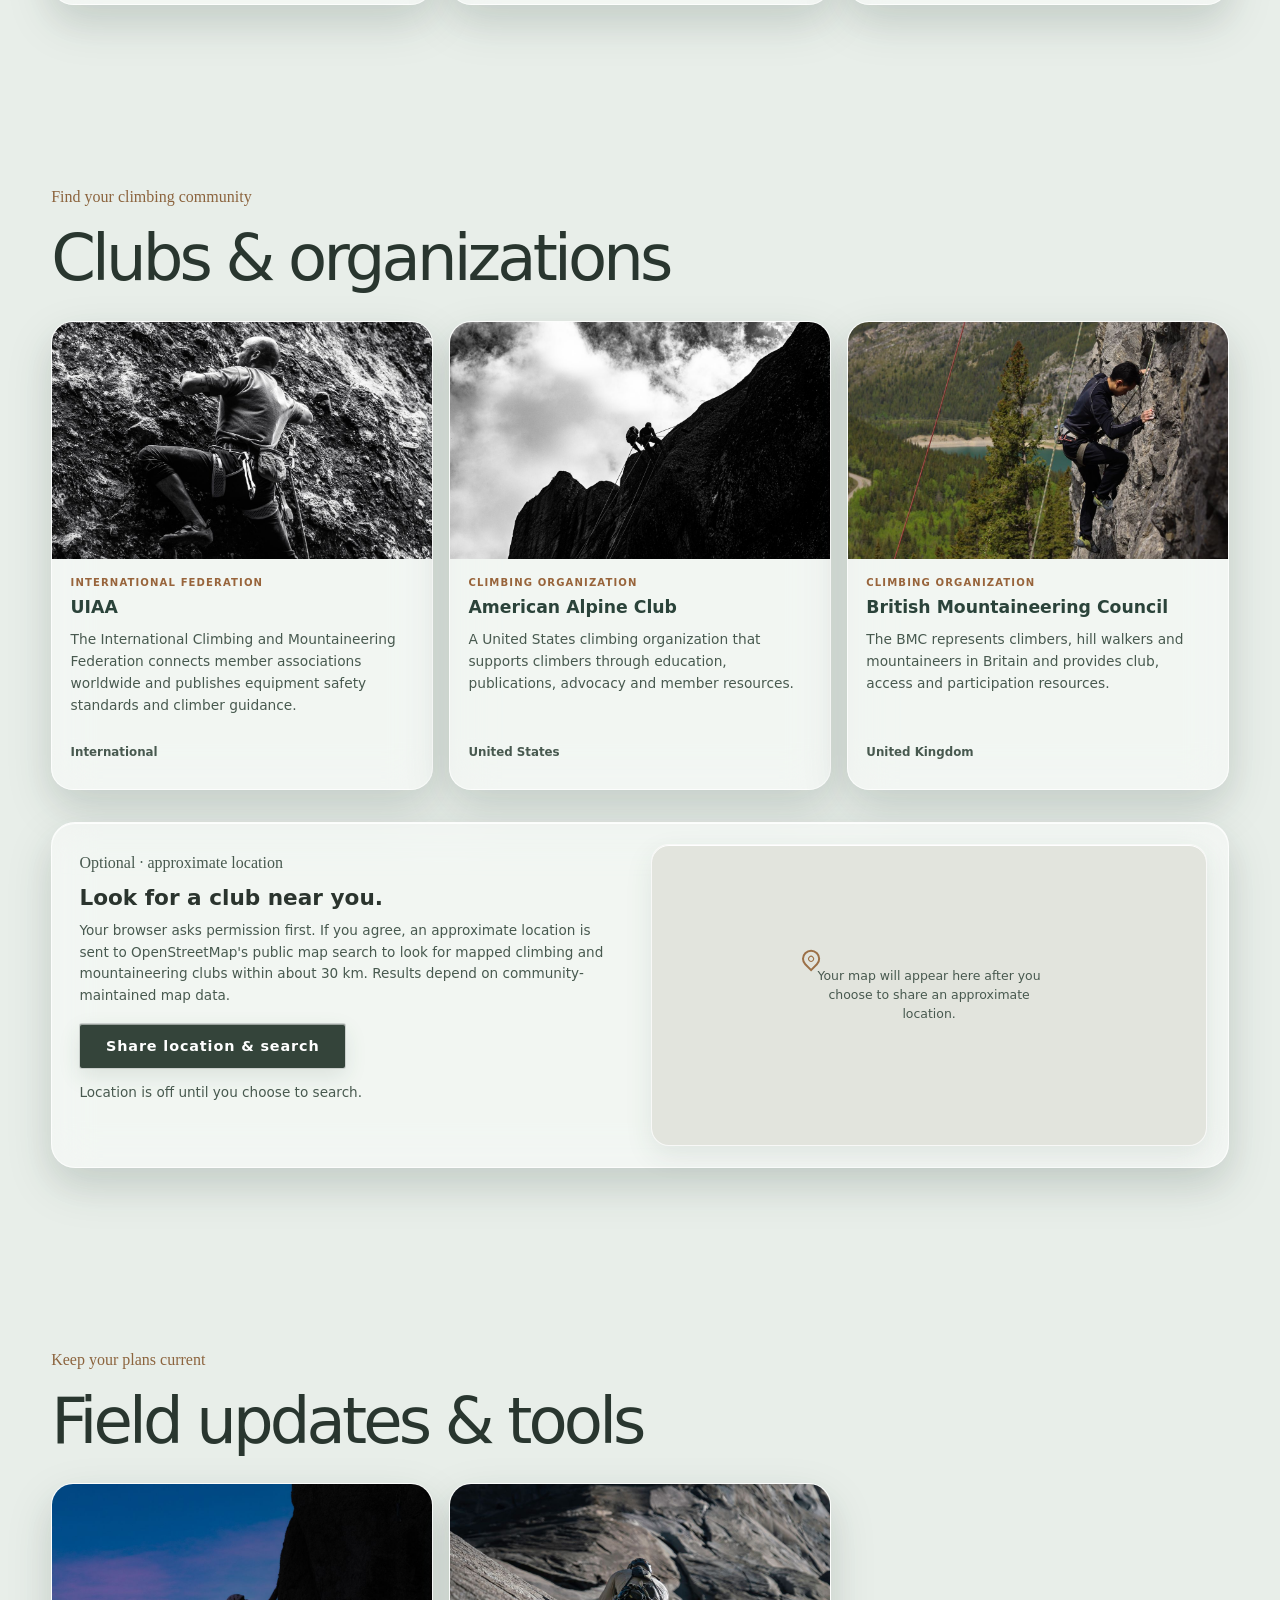
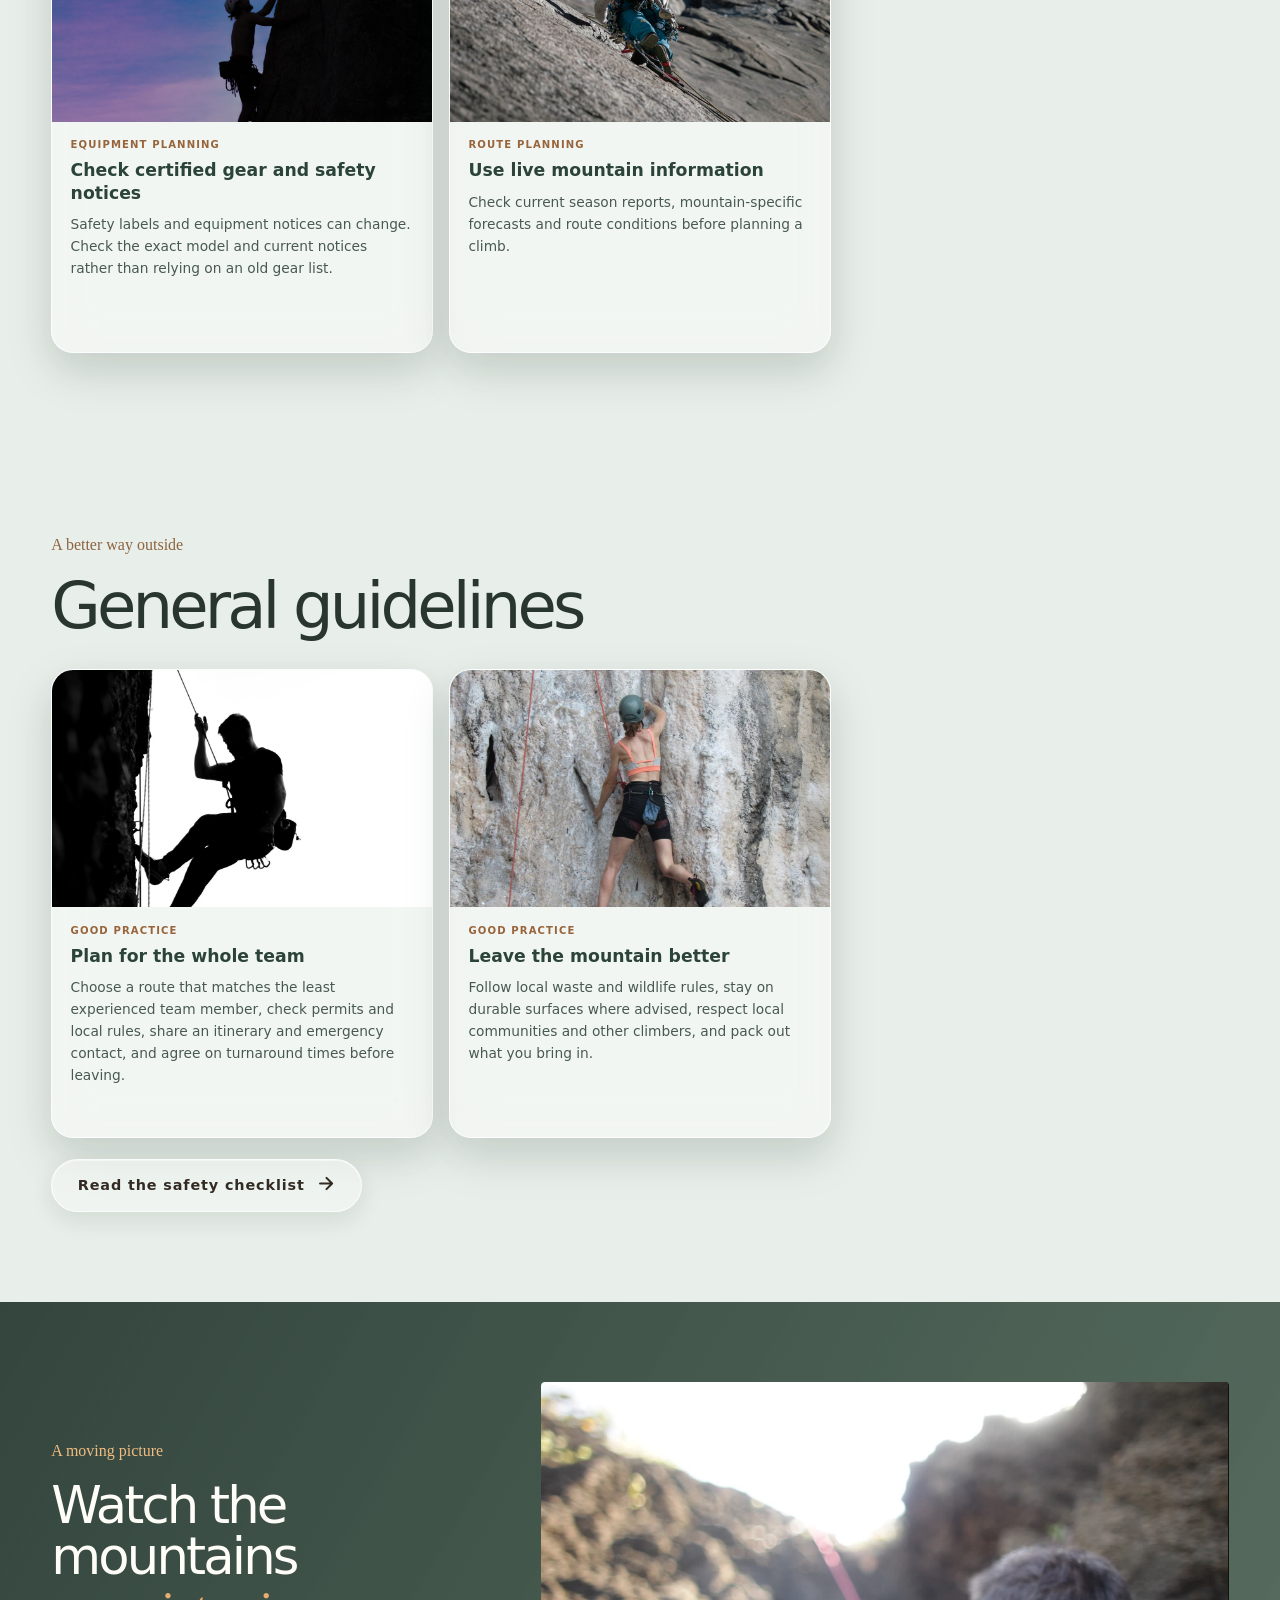
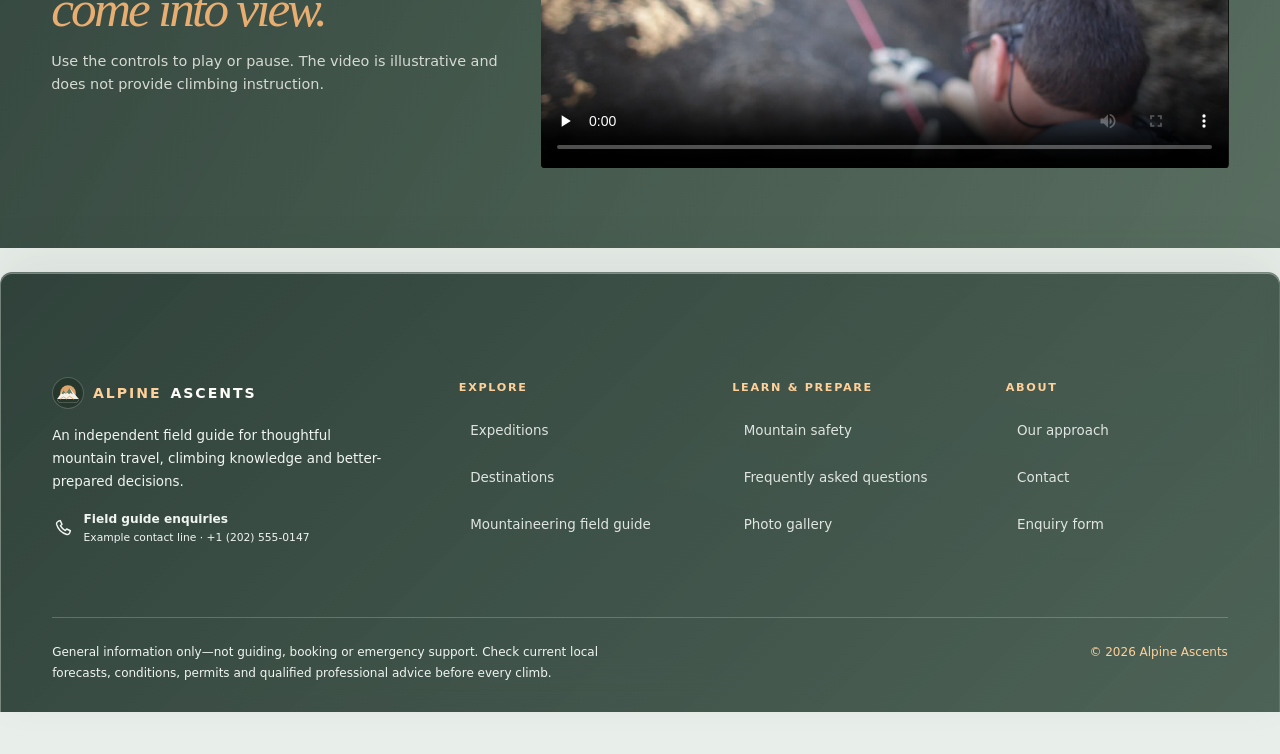
<file: mountaineering.html>
<!DOCTYPE html>
<html lang="en">

<head>
    <meta charset="utf-8">
    <meta name="viewport" content="width=device-width,initial-scale=1">
    <title>Mountaineering field guide – Alpine Ascents</title>
    <meta name="description"
        content="An introduction to mountaineering history, climbing styles, skills, mountain hazards, records and organizations.">
    <link rel="stylesheet" href="css/style.css">
    <link rel="icon" type="image/svg+xml" href="assets/images/climbing/alpine-mark.svg">
</head>

<body data-page="mountaineering">
    <div id="nav"></div>
    <main>
        <section class="field-hero">
            <div class="wrap field-hero-inner">
                <p class="eyebrow"><span></span> Alpine Ascents · Field guide</p>
                <h1>Know the mountain.<br><em>Respect the climb.</em></h1>
                <p>A practical introduction to how people climb, what the mountains ask of us and where to keep learning.</p>
                <a class="btn pri" href="#field-history">Explore the guide <span class="icon-down" aria-hidden="true"></span></a>
            </div>
        </section>

        <nav class="field-index" aria-label="Mountaineering guide sections">
            <div class="wrap field-index-links">
                <a href="#field-history">History</a>
                <a href="#field-styles">Styles</a>
                <a href="#field-techniques">Skills</a>
                <a href="#field-shelter">Shelter</a>
                <a href="#field-hazards">Hazards</a>
                <a href="#field-records">Records</a>
                <a href="#field-stories">Milestones</a>
                <a href="#field-organizations">Organizations</a>
                <a href="#field-developments">Updates</a>
                <a href="#field-guidelines">Good practice</a>
            </div>
        </nav>

        <!-- Each field-guide section below is populated from its matching JSON collection. -->
        <section class="field-section" id="field-history">
            <div class="wrap">
                <div class="field-heading">
                    <p class="eyebrow"><span></span> Where the story begins</p>
                    <h2>History, made<br><em>one team at a time.</em></h2>
                </div>
                <div class="field-grid" id="history-grid" aria-live="polite">Loading…</div>
            </div>
        </section>

        <section class="field-section field-tint" id="field-styles">
            <div class="wrap">
                <div class="field-heading">
                    <p class="eyebrow"><span></span> Different ways up</p>
                    <h2>Climbing styles</h2>
                </div>
                <div class="field-grid" id="styles-grid" aria-live="polite">Loading…</div>
            </div>
        </section>

        <section class="field-section" id="field-techniques">
            <div class="wrap">
                <div class="field-heading">
                    <p class="eyebrow"><span></span> Learn before you need it</p>
                    <h2>Skills are a team sport.</h2>
                </div>
                <div class="field-grid" id="techniques-grid" aria-live="polite">Loading…</div>
            </div>
        </section>

        <section class="field-section field-tint" id="field-shelter">
            <div class="wrap">
                <div class="field-heading">
                    <p class="eyebrow"><span></span> Nights out there</p>
                    <h2>Shelter &amp; camps</h2>
                </div>
                <div class="field-grid" id="shelter-grid" aria-live="polite">Loading…</div>
            </div>
        </section>

        <section class="field-section" id="field-hazards">
            <div class="wrap">
                <div class="field-heading">
                    <p class="eyebrow"><span></span> Conditions change</p>
                    <h2>Know the hazards.</h2>
                </div>
                <div class="field-grid" id="hazards-grid" aria-live="polite">Loading…</div>
                <p class="field-disclaimer">This field guide is general information, not medical advice or a substitute for in-person instruction. Follow local authorities, current forecasts and qualified professionals.</p>
            </div>
        </section>

        <section class="field-section field-tint" id="field-records">
            <div class="wrap">
                <div class="field-heading">
                    <p class="eyebrow"><span></span> A few notable measurements</p>
                    <h2>Mountains in context.</h2>
                </div>
                <div class="field-grid" id="records-grid" aria-live="polite">Loading…</div>
            </div>
        </section>

        <section class="field-section" id="field-stories">
            <div class="wrap">
                <div class="field-heading">
                    <p class="eyebrow"><span></span> Expedition milestones</p>
                    <h2>Stories from the mountains.</h2>
                </div>
                <p class="field-intro">These are documented mountaineering milestones, not Alpine Ascents client testimonials or claims about guided trips.</p>
                <div class="field-grid" id="stories-grid" aria-live="polite">Loading…</div>
            </div>
        </section>

        <section class="field-section field-tint" id="field-organizations">
            <div class="wrap">
                <div class="field-heading">
                    <p class="eyebrow"><span></span> Find your climbing community</p>
                    <h2>Clubs &amp; organizations</h2>
                </div>
                <div class="field-grid" id="organizations-grid" aria-live="polite">Loading…</div>
                <div class="nearby-panel">
                    <div class="nearby-copy">
                        <p class="eyebrow"><span></span> Optional · approximate location</p>
                        <h3>Look for a club near you.</h3>
                        <p>Your browser asks permission first. If you agree, an approximate location is sent to OpenStreetMap's public map search to look for mapped climbing and mountaineering clubs within about 30 km. Results depend on community-maintained map data.</p>
                        <button class="btn pri" id="nearby-search" type="button">Share location &amp; search</button>
                        <p id="nearby-status" class="nearby-status" role="status">Location is off until you choose to search.</p>
                        <div id="nearby-results" class="nearby-results" aria-live="polite"></div>
                    </div>
                    <div id="nearby-map" class="nearby-map" aria-label="Nearby OpenStreetMap view">
                        <div class="map-placeholder"><span class="icon-location" aria-hidden="true"></span><p>Your map will appear here after you choose to share an approximate location.</p></div>
                    </div>
                </div>
            </div>
        </section>

        <section class="field-section" id="field-developments">
            <div class="wrap">
                <div class="field-heading">
                    <p class="eyebrow"><span></span> Keep your plans current</p>
                    <h2>Field updates &amp; tools</h2>
                </div>
                <div class="field-grid" id="developments-grid" aria-live="polite">Loading…</div>
            </div>
        </section>

        <section class="field-section field-tint" id="field-guidelines">
            <div class="wrap">
                <div class="field-heading">
                    <p class="eyebrow"><span></span> A better way outside</p>
                    <h2>General guidelines</h2>
                </div>
                <div class="field-grid" id="guidelines-grid" aria-live="polite">Loading…</div>
                <a class="btn outline-btn" href="safety.html">Read the safety checklist <span class="icon-external" aria-hidden="true"></span></a>
            </div>
        </section>

        <section class="field-video">
            <div class="wrap field-video-inner">
                <div>
                    <p class="eyebrow"><span></span> A moving picture</p>
                    <h2>Watch the mountains<br><em>come into view.</em></h2>
                    <p>Use the controls to play or pause. The video is illustrative and does not provide climbing instruction.</p>
                </div>
                <video controls preload="none" poster="assets/images/climbing/home-climbing-poster.jpg">
                    <source src="assets/videos/mountain-climb.mp4" type="video/mp4">
                    Your browser does not support HTML video.
                </video>
            </div>
        </section>
    </main>
    <div id="foot"></div>
    <script src="js/media.js"></script>
    <!-- The local assistant answers from this site's mountain-climbing data only. -->
    <script src="js/main.js"></script>
    <script src="js/assistant.js"></script>
</body>

</html>
</file>
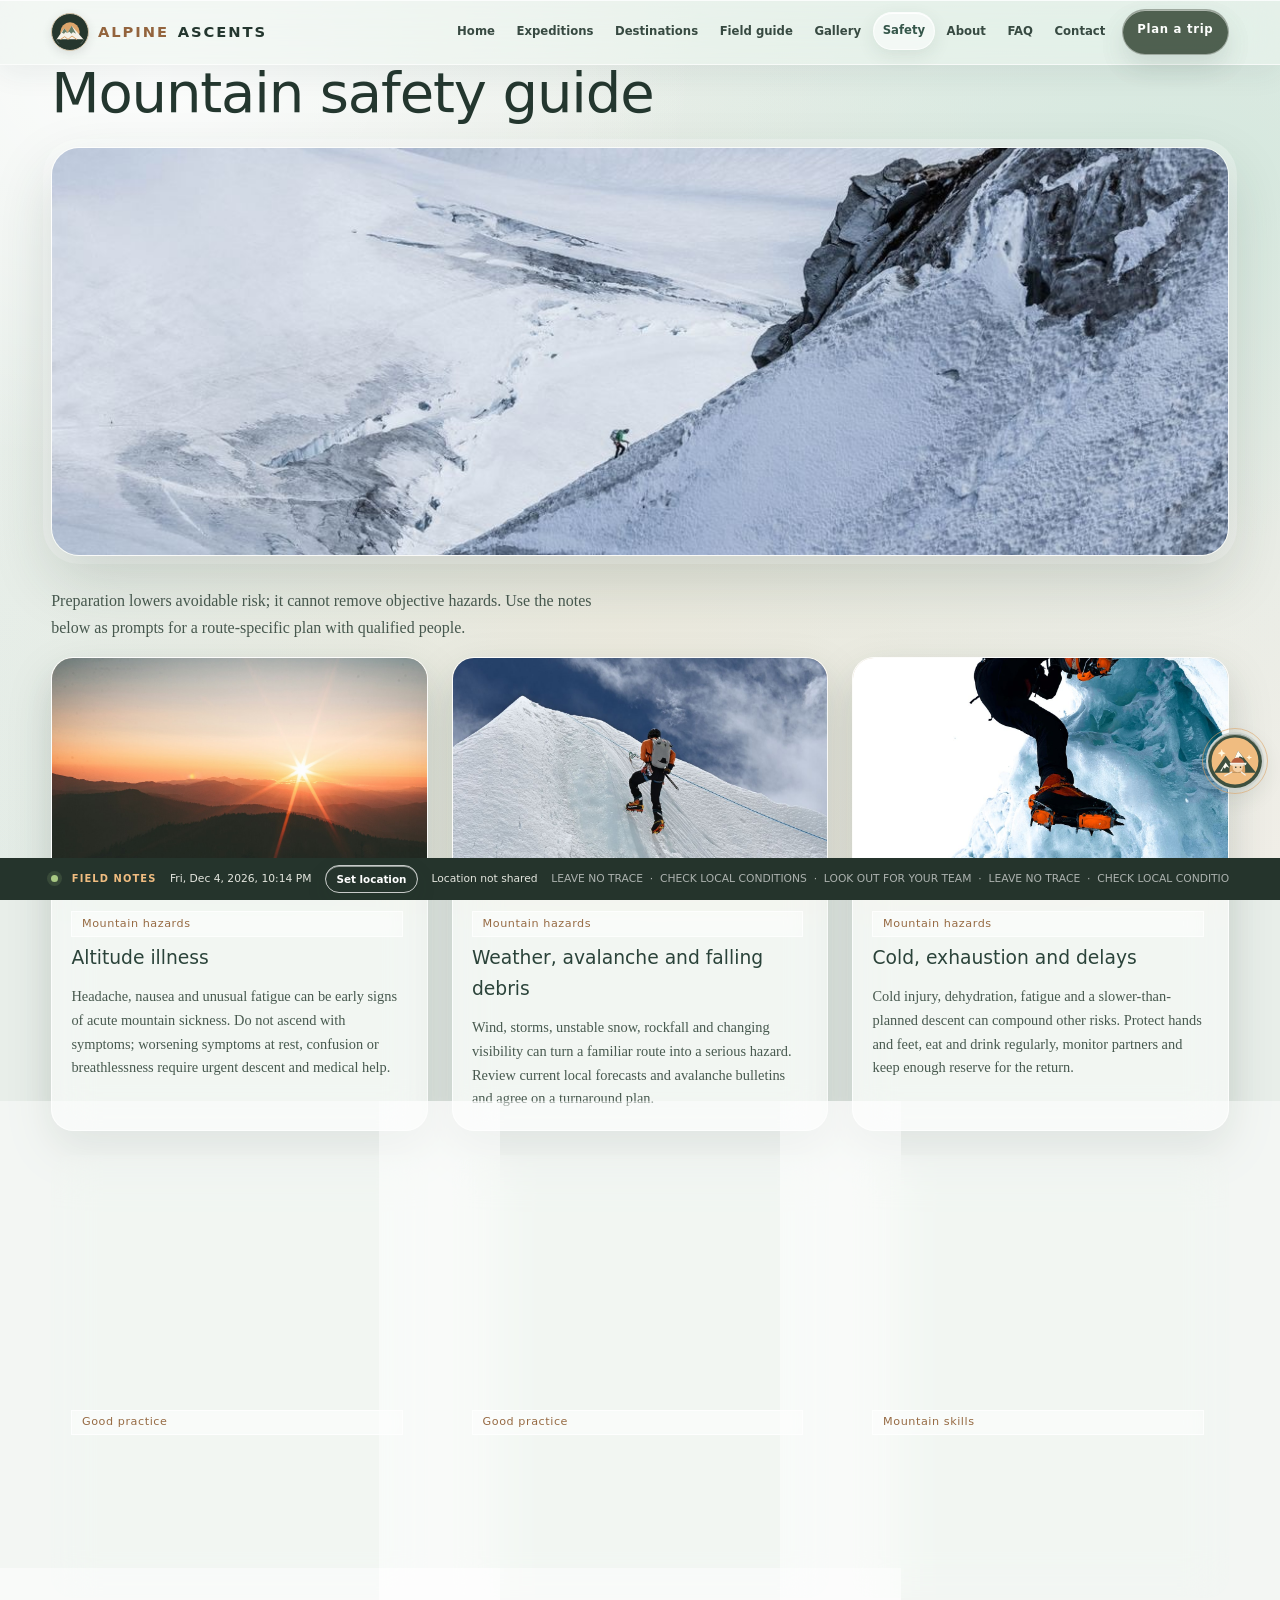
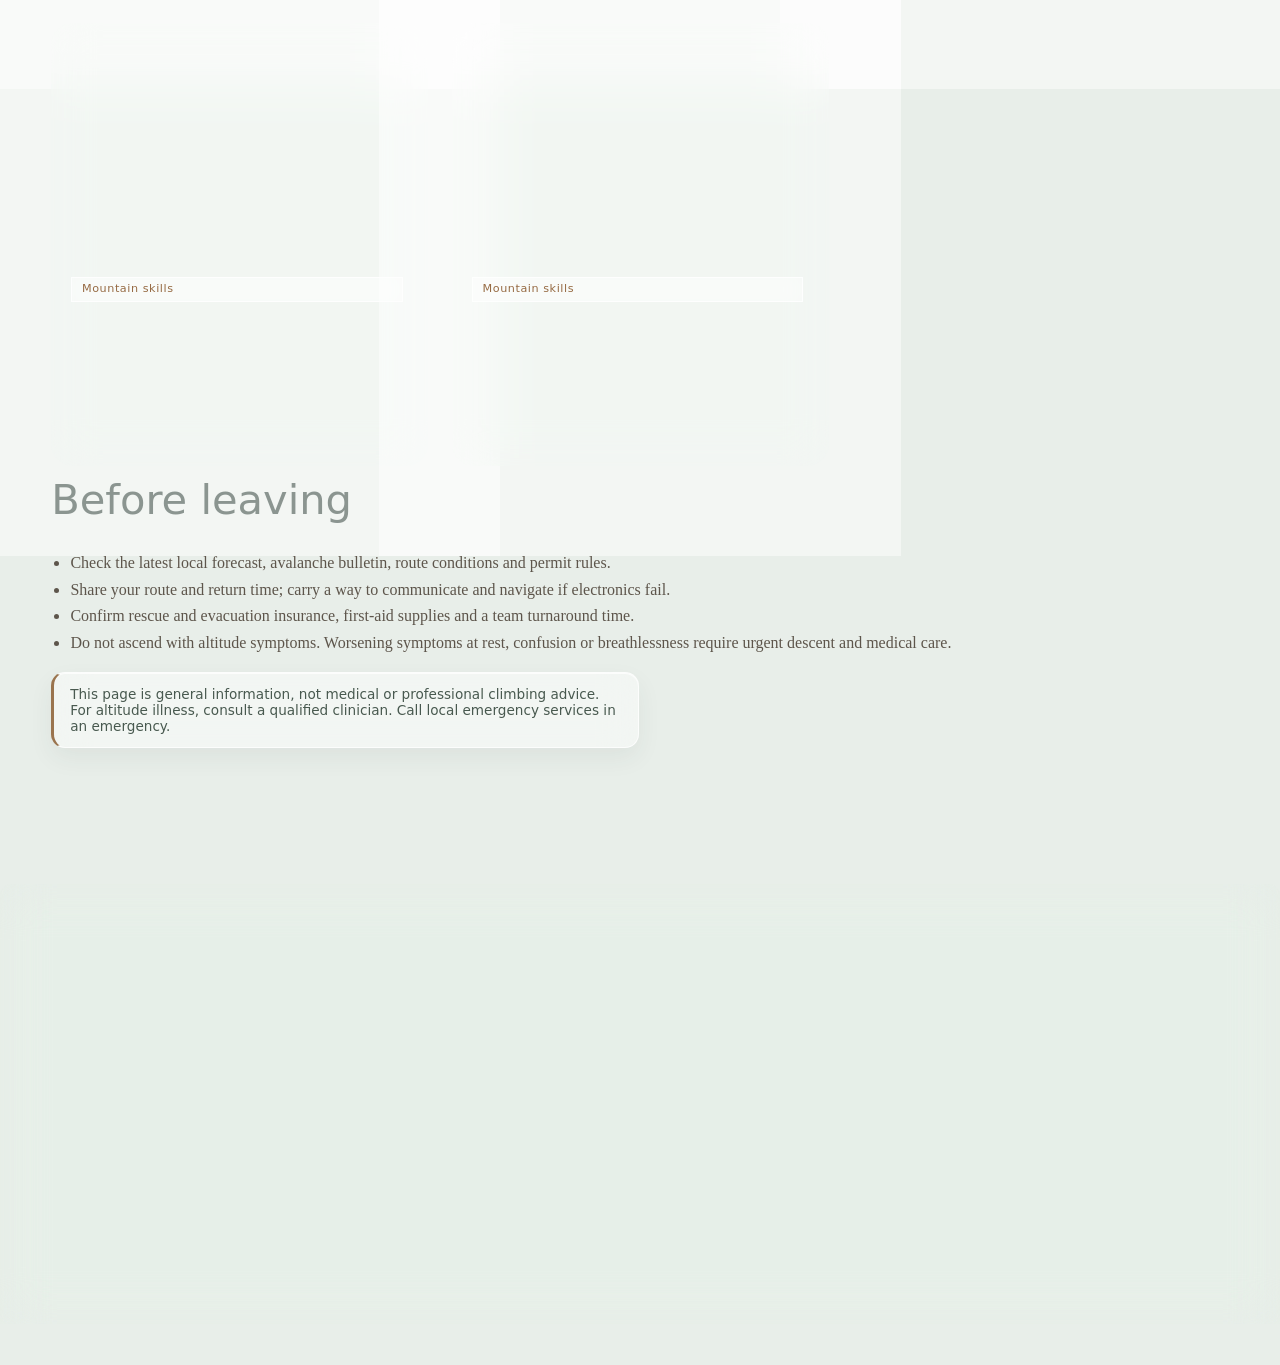
<file: safety.html>
<!DOCTYPE html>
<html lang="en">

<head>
    <meta charset="utf-8">
    <meta name="viewport" content="width=device-width,initial-scale=1">
    <title>Safety guide – Alpine Ascents</title>
    <meta name="description" content="Source-linked mountain safety notes on altitude, weather, team planning and emergency readiness.">
    <link rel="stylesheet" href="css/style.css">
    <link rel="icon" type="image/svg+xml" href="assets/images/climbing/alpine-mark.svg">
</head>

<body data-page="safety">
    <div id="nav"></div>
    <main>
        <section>
            <div class="wrap rv">
                <h1 style="font-size:clamp(2rem,5vw,3.5rem)">Mountain safety guide</h1>
                <p>Preparation lowers avoidable risk; it cannot remove objective hazards. Use the notes below as prompts for a route-specific plan with qualified people.</p>
                <!-- Safety cards are drawn from the shared local mountaineering guidance. -->
                <div id="safety-grid" class="grid" aria-live="polite">Loading…</div>
                <h2>Before leaving</h2>
                <ul class="chk">
                    <li>Check the latest local forecast, avalanche bulletin, route conditions and permit rules.</li>
                    <li>Share your route and return time; carry a way to communicate and navigate if electronics fail.</li>
                    <li>Confirm rescue and evacuation insurance, first-aid supplies and a team turnaround time.</li>
                    <li>Do not ascend with altitude symptoms. Worsening symptoms at rest, confusion or breathlessness require urgent descent and medical care.</li>
                </ul>
                <p class="note">This page is general information, not medical or professional climbing advice. For altitude illness, consult a qualified clinician. Call local emergency services in an emergency.</p>
            </div>
        </section>
    </main>
    <div id="foot"></div>
    <script src="js/media.js"></script>
    <!-- The local assistant answers from this site's mountain-climbing data only. -->
    <script src="js/main.js"></script>
    <script src="js/assistant.js"></script>
</body>

</html>
</file>
<file: css/style.css>
:root {
    --bg: #f4f0e8;
    --bg2: #fffdf9;
    --stone: #756b5e;
    --snow: #332b23;
    --ice: #966a43;
    --alp: #58744b;
    --line: #d9cdbd
}

* {
    box-sizing: border-box;
    margin: 0
}

html {
    scroll-behavior: smooth
}

body {
    background: var(--bg);
    color: var(--snow);
    font: 1rem/1.65 Georgia, 'Times New Roman', serif;
    overflow-x: hidden
}

h1,
h2,
h3,
.btn,
nav,
label,
.tag {
    font-family: system-ui, 'Segoe UI', sans-serif
}

h1 {
    font-size: clamp(2.2rem, 7vw, 5.5rem);
    line-height: 1.05;
    font-weight: 300;
    letter-spacing: -.02em
}

h2 {
    font-size: clamp(1.6rem, 4vw, 2.6rem);
    font-weight: 300;
    margin-bottom: 1rem
}

h3 {
    font-weight: 500;
    margin-bottom: .3rem
}

p {
    color: #5d554b;
    margin-bottom: 1rem;
    max-width: 68ch
}

a {
    color: var(--ice)
}

:focus-visible {
    outline: 2px solid var(--ice);
    outline-offset: 3px
}

.wrap {
    width: min(1200px, 92%);
    margin: auto
}

section {
    padding: clamp(3rem, 8vw, 6rem) 0
}

body:not([data-page="home"]) main > section:first-child {
    padding-top: 4rem;
}

header {
    position: fixed;
    inset: 0 0 auto;
    z-index: 50;
    background: #f4f0e8ed;
    backdrop-filter: blur(10px);
    border-bottom: 1px solid var(--line)
}

header .wrap {
    display: flex;
    align-items: center;
    justify-content: space-between;
    height: 64px
}

.logo {
    font: 600 1.1rem system-ui;
    letter-spacing: .18em;
    text-transform: uppercase;
    color: var(--snow);
    text-decoration: none
}

.logo span {
    color: var(--ice)
}

nav ul {
    display: flex;
    gap: 1.2rem;
    list-style: none;
    padding: 0;
    align-items: center
}

nav a {
    color: var(--snow);
    text-decoration: none;
    font-size: .95rem;
    font-weight: 600;
    opacity: .9;
    display: inline-block;
    padding: .5rem .65rem;
    border-radius: 6px;
    transition: color .2s ease, background-color .2s ease, transform .2s ease
}

nav a:hover,
nav a[aria-current] {
    opacity: 1;
    color: #fffdf9;
    background: #4a3524;
    transform: translateY(-1px)
}

#menu {
    display: none;
    background: var(--bg2);
    border: 1px solid var(--line);
    border-radius: 6px;
    color: var(--snow);
    padding: .6rem .9rem;
    min-height: 44px;
    font-size: .95rem;
    font-weight: 600;
    cursor: pointer;
    transition: color .2s ease, background-color .2s ease, border-color .2s ease
}

#menu:hover,
#menu[aria-expanded="true"] {
    color: #fffdf9;
    background: #4a3524;
    border-color: #4a3524
}

.btn {
    display: inline-block;
    padding: .85rem 1.6rem;
    border: 1px solid var(--ice);
    color: var(--snow);
    background: transparent;
    text-decoration: none;
    cursor: pointer;
    font-size: .9rem;
    letter-spacing: .06em;
    font-weight: 650;
    border-radius: 999px;
    transition: color .25s ease, background-color .25s ease, border-color .25s ease, transform .25s ease, box-shadow .25s ease;
    min-height: 46px
}

.btn:hover,
.btn.pri {
    background: var(--ice);
    color: #fffdf9
}

.btn:hover {
    transform: translateY(-2px);
    box-shadow: 0 8px 20px #332b2330
}

.hero {
    min-height: 100svh;
    display: flex;
    align-items: flex-end;
    padding: 8rem 0 4rem;
    background: linear-gradient(#3828191c 10%, #332419df), radial-gradient(ellipse at 70% 30%, #b9956c, #6c523b 75%);
    position: relative
}

.hero:before {
    content: "";
    position: absolute;
    inset: auto 0 0;
    height: 55%;
    background: linear-gradient(135deg, transparent 49%, #5b4634 50%) 0 0/40% 100%, linear-gradient(225deg, transparent 49%, #705941 50%) 30% 0/50% 80%, linear-gradient(135deg, transparent 49%, #3b3024 50%) 70% 0/45% 60%;
    background-repeat: no-repeat;
    opacity: .9
}

.hero .wrap {
    position: relative
}

.hero p {
    font-size: 1.15rem;
    margin: 1.2rem 0 2rem
}

.grid {
    display: grid;
    gap: 1.5rem;
    grid-template-columns: repeat(auto-fill, minmax(min(100%, 290px), 1fr))
}

.card {
    background: var(--bg2);
    border: 1px solid var(--line);
    border-radius: 12px;
    box-shadow: 0 3px 10px #60452b12;
    overflow: hidden;
    transition: transform .25s ease, box-shadow .25s ease, border-color .25s ease;
    display: flex;
    flex-direction: column
}

.card:hover {
    transform: translateY(-4px);
    box-shadow: 0 8px 20px #60452b24;
    border-color: var(--ice)
}

.ph {
    aspect-ratio: 16/10;
    background: linear-gradient(160deg, #e1d3be, #c8b296);
    display: grid;
    place-items: center;
    color: var(--stone);
    font: .75rem system-ui;
    text-align: center;
    padding: 1rem;
    position: relative
}

.ph img {
    position: absolute;
    inset: 0;
    width: 100%;
    height: 100%;
    object-fit: cover;
    transition: transform .35s ease
}

.card:hover .ph img {
    transform: scale(1.04)
}
.card .body {
    padding: 1.2rem;
    flex: 1;
    display: flex;
    flex-direction: column;
    gap: .4rem
}

.card .body p {
    font-size: .9rem;
    margin: 0
}

.card .body .btn {
    margin-top: auto;
    text-align: center
}

.tag {
    display: inline-block;
    font-size: .7rem;
    padding: .15rem .6rem;
    border: 1px solid var(--line);
    color: var(--ice);
    margin-right: .3rem;
    letter-spacing: .05em
}

.tag.warn {
    color: #8a5a32
}

dl {
    display: grid;
    grid-template-columns: auto 1fr;
    gap: .2rem 1rem;
    font: .85rem system-ui;
    color: #5d554b
}

dt {
    color: var(--stone)
}

dd {
    margin: 0
}

.note {
    border-left: 3px solid #b18354;
    background: #b1835417;
    padding: .8rem 1rem;
    font: .85rem system-ui;
    margin: 1rem 0
}

.split {
    display: grid;
    gap: 2rem;
    grid-template-columns: 1fr 1fr;
    align-items: start
}

.tools {
    display: flex;
    flex-wrap: wrap;
    gap: .8rem;
    margin-bottom: 2rem
}

input,
select,
textarea {
    background: var(--bg2);
    color: var(--snow);
    border: 1px solid var(--line);
    padding: .8rem;
    font: 1rem system-ui;
    width: 100%;
    min-height: 44px
}

.tools input,
.tools select {
    flex: 1 1 170px;
    width: auto
}

form {
    display: grid;
    gap: 1rem;
    max-width: 560px
}

label {
    font-size: .85rem;
    color: var(--stone)
}

.err {
    color: #a5362f;
    font: .8rem system-ui;
    min-height: 1em
}

.ok {
    color: var(--alp);
    font: .95rem system-ui
}

.faq button {
    width: 100%;
    text-align: left;
    background: none;
    border: 0;
    border-bottom: 1px solid var(--line);
    color: var(--snow);
    padding: 1.1rem 0;
    font: 1.05rem system-ui;
    cursor: pointer;
    display: flex;
    justify-content: space-between;
    min-height: 44px
}

.faq .a {
    display: none;
    padding: .8rem 0
}

.faq .open+.a {
    display: block
}

ul.chk {
    padding-left: 1.2rem;
    color: #5d554b
}

dialog {
    background: var(--bg2);
    color: var(--snow);
    border: 1px solid var(--line);
    max-width: min(92vw, 800px);
    padding: 1.5rem
}

dialog::backdrop {
    background: #30251abf
}

footer {
    border-top: 1px solid var(--line);
    padding: 3rem 0;
    font: .85rem system-ui;
    color: var(--stone)
}

.site-footer {
    overflow: hidden;
    padding: 0;
    margin-top: 1.5rem;
    border-top: 0;
    border-radius: 12px 12px 0 0;
    background: #273229;
    color: #f5f1e8
}

.footer-main {
    display: grid;
    grid-template-columns: minmax(230px, 1.6fr) repeat(3, minmax(120px, 1fr));
    gap: clamp(1.5rem, 4vw, 4rem);
    padding: clamp(4rem, 9vw, 6.5rem) 0 clamp(3rem, 6vw, 4.5rem)
}

.footer-brand {
    max-width: 330px
}

.footer-brand-mark {
    display: inline-flex;
    align-items: center;
    gap: .55rem;
    margin-bottom: 1rem;
    color: #fffdf9;
    font: 700 .88rem/1.3 system-ui, 'Segoe UI', sans-serif;
    letter-spacing: .14em;
    text-decoration: none;
    text-transform: uppercase
}

.footer-brand-mark img {
    width: 32px;
    height: 32px;
    border: 1px solid #ffffff36;
    border-radius: 50%;
    object-fit: cover
}

.footer-brand-mark span {
    color: #dda56b
}

.footer-brand p {
    margin: 0;
    color: #d3d5ca;
    font: .84rem/1.7 system-ui, 'Segoe UI', sans-serif
}

.footer-links h2 {
    margin: .2rem 0 1rem;
    color: #dda56b;
    font: 700 .62rem/1.4 system-ui, 'Segoe UI', sans-serif;
    letter-spacing: .15em;
    text-transform: uppercase
}

.footer-links ul {
    display: grid;
    gap: .55rem;
    padding: 0;
    list-style: none
}

.footer-links a {
    color: #ece9df;
    font: .79rem/1.5 system-ui, 'Segoe UI', sans-serif;
    text-decoration: none;
    text-underline-offset: 3px
}

.footer-links a:hover {
    color: #efbd82;
    text-decoration: underline
}

.footer-bottom {
    display: flex;
    justify-content: space-between;
    gap: 1rem 2rem;
    padding: 1.5rem 0 1.8rem;
    border-top: 1px solid #ffffff26
}

.footer-bottom p {
    max-width: 76ch;
    margin: 0;
    color: #c6c9bf;
    font: .68rem/1.6 system-ui, 'Segoe UI', sans-serif
}

.footer-bottom .footer-copyright {
    flex: 0 0 auto;
    color: #efbd82;
    white-space: nowrap
}

@media(max-width:760px) {
    .footer-main {
        grid-template-columns: repeat(2, minmax(0, 1fr));
        gap: 2rem 1.5rem
    }

    .footer-brand {
        grid-column: 1 / -1;
        max-width: 470px
    }
}

@media(max-width:480px) {
    .footer-main {
        gap: 1.7rem 1rem
    }

    .footer-links a {
        font-size: .73rem
    }

    .footer-bottom {
        flex-direction: column;
        gap: .55rem
    }
}

#top {
    position: fixed;
    right: 1rem;
    bottom: 1rem;
    width: 44px;
    height: 44px;
    border: 1px solid var(--ice);
    background: var(--bg);
    color: var(--ice);
    cursor: pointer;
    display: none;
    z-index: 40
}

.rv {
    opacity: 0;
    transform: translateY(24px);
    transition: 1s
}

.rv.in {
    opacity: 1;
    transform: none
}

@media(max-width:860px) {
    #menu {
        display: block
    }

    header nav ul {
        display: none;
        position: absolute;
        top: 64px;
        left: 0;
        right: 0;
        flex-direction: column;
        background: var(--bg);
        padding: 1.5rem;
        border-bottom: 1px solid var(--line);
        gap: 1rem
    }

    header nav ul.open {
        display: flex
    }

    .split {
        grid-template-columns: 1fr
    }
}

@media(min-width:1800px) {
    html {
        font-size: 118%
    }
}

@media(prefers-reduced-motion:reduce) {
    * {
        transition: none !important;
        animation: none !important;
        scroll-behavior: auto !important
    }

    .rv {
        opacity: 1;
        transform: none
    }
}

/* ---- media: hero picture/video + photo credits ---- */
.hero .wrap {
    z-index: 1
}

.hasimg:before {
    display: none
}

.hasimg:after {
    content: "";
    position: absolute;
    inset: 0;
    background: linear-gradient(#33241924, #332419d9 95%)
}

.bgv {
    position: absolute;
    inset: 0;
    width: 100%;
    height: 100%;
    object-fit: cover;
    opacity: .72
}

.credit {
    display: block;
    font: .7rem system-ui;
    color: var(--stone);
    padding: .4rem 1.2rem
}

.page-photo {
    margin: 1.5rem 0 2rem
}

.page-photo img {
    display: block;
    width: 100%;
    height: clamp(220px, 32vw, 420px);
    object-fit: cover;
}

/* ---- home: editorial expedition landing page ---- */
body[data-page="home"] {
    --home-ink: #f5f1e8;
    --home-muted: #c9c4b8;
    --home-orange: #e8a45c;
    --home-dark: #202821;
    background: #f3f0e9;
}

body[data-page="home"] .home-hero {
    min-height: min(900px, 100svh);
    padding: 9rem 0 2.2rem;
    align-items: stretch;
    background-color: #39433d;
    background-image: linear-gradient(90deg, #101914c9 0%, #10191470 48%, #10191412 100%),
        linear-gradient(0deg, #1119148c, transparent 48%);
    color: var(--home-ink);
    overflow: hidden;
}

body[data-page="home"] .home-hero:before {
    opacity: .24;
}

body[data-page="home"] .home-hero:after {
    background: linear-gradient(90deg, #10191452, transparent 78%), linear-gradient(0deg, #1019148c, transparent 46%);
}

body[data-page="home"] .hero-route-art {
    position: absolute;
    right: 1%;
    bottom: 0;
    z-index: 0;
    width: min(50vw, 700px);
    height: 88%;
    overflow: visible;
    opacity: .78;
    pointer-events: none;
}

body[data-page="home"] .route-mountain {
    fill: url("#route-mountain-fill");
    stroke: #f5f1e8;
    stroke-opacity: .38;
    stroke-width: 1.2;
    stroke-linejoin: round;
}

body[data-page="home"] .route-contours {
    stroke: #f5f1e8;
    stroke-opacity: .2;
    stroke-width: 1;
}

body[data-page="home"] .route-line {
    fill: none;
    stroke: #f0bc80;
    stroke-width: 3;
    stroke-linecap: round;
    stroke-linejoin: round;
    stroke-dasharray: 1;
    stroke-dashoffset: 1;
    filter: drop-shadow(0 0 5px #f0bc8066);
    animation: route-trace 3s cubic-bezier(.5, 0, .35, 1) .35s forwards;
}

body[data-page="home"] .route-waypoint,
body[data-page="home"] .route-summit {
    fill: #f0bc80;
    opacity: 0;
    animation: route-marker-in .5s ease-out 2s forwards;
}

body[data-page="home"] .route-summit {
    transform-box: fill-box;
    transform-origin: center;
    animation: route-marker-in .5s ease-out 2.7s forwards, route-summit-pulse 2.4s ease-in-out 3.2s infinite;
}

@keyframes route-trace {
    to {
        stroke-dashoffset: 0;
    }
}

@keyframes route-marker-in {
    to {
        opacity: 1;
    }
}

@keyframes route-summit-pulse {
    50% {
        opacity: .45;
        transform: scale(1.7);
    }
}

@media(prefers-reduced-motion:reduce) {
    body[data-page="home"] .route-line {
        stroke-dashoffset: 0;
    }

    body[data-page="home"] .route-waypoint,
    body[data-page="home"] .route-summit {
        opacity: 1;
    }
}

body[data-page="home"] .hero-content {
    display: flex;
    flex-direction: column;
    justify-content: center;
    min-height: 70vh;
    padding-top: 2rem;
}

body[data-page="home"] .eyebrow {
    display: flex;
    align-items: center;
    gap: .65rem;
    color: var(--ice);
    font: 700 .7rem/1.3 system-ui, 'Segoe UI', sans-serif;
    letter-spacing: .17em;
    text-transform: uppercase;
    margin-bottom: 1rem;
}

body[data-page="home"] .eyebrow > span {
    width: 25px;
    height: 1px;
    background: currentColor;
}

body[data-page="home"] .hero-eyebrow {
    color: #f1bd83;
    margin-bottom: 1.7rem;
}

body[data-page="home"] .home-hero h1 {
    max-width: 760px;
    color: #fffdf7;
    font-size: clamp(3.6rem, 9.5vw, 8rem);
    line-height: .91;
    letter-spacing: -.075em;
    font-weight: 400;
}

body[data-page="home"] .home-hero h1 em,
body[data-page="home"] .home-featured h2 em,
body[data-page="home"] .approach-copy h2 em,
body[data-page="home"] .home-closer h2 em {
    color: #f0bc80;
    font-family: Georgia, 'Times New Roman', serif;
    font-weight: 400;
}

body[data-page="home"] .hero-copy {
    max-width: 470px;
    margin: 1.7rem 0 1.9rem;
    color: #f0eee7;
    font: 1.03rem/1.75 system-ui, 'Segoe UI', sans-serif;
}

body[data-page="home"] .hero-actions {
    display: flex;
    align-items: center;
    flex-wrap: wrap;
    gap: 1.5rem;
}

body[data-page="home"] .hero-primary {
    padding: .95rem 1.4rem .95rem 1.7rem;
    border: 1px solid var(--home-orange);
    background: var(--home-orange);
    color: #1b211d;
    font-size: .78rem;
    letter-spacing: .09em;
    text-transform: uppercase;
    box-shadow: 0 12px 28px #10191442;
}

body[data-page="home"] .hero-primary:hover {
    border-color: #ffd3a0;
    background: #ffd3a0;
    color: #1b211d;
}

body[data-page="home"] .hero-primary span,
body[data-page="home"] .outline-btn span,
body[data-page="home"] .text-link span {
    display: inline-block;
    margin-left: .65rem;
    transition: transform .2s ease;
}

body[data-page="home"] .hero-primary:hover span,
body[data-page="home"] .outline-btn:hover span,
body[data-page="home"] .text-link:hover span {
    transform: translate(3px, -2px);
}

body[data-page="home"] .hero-secondary {
    padding: .6rem 0;
    color: #fffdf7;
    font: 650 .82rem system-ui, 'Segoe UI', sans-serif;
    text-decoration: none;
}

body[data-page="home"] .hero-secondary span {
    color: #f0bc80;
    margin-left: .5rem;
}

body[data-page="home"] .hero-secondary:hover,
body[data-page="home"] .home-hero .hero-bottomline a:hover {
    color: #f0bc80;
}

body[data-page="home"] .hero-bottomline {
    display: flex;
    justify-content: space-between;
    gap: 1rem;
    margin-top: auto;
    padding-top: 2rem;
    color: #fffdf7;
    font: .7rem system-ui, 'Segoe UI', sans-serif;
    letter-spacing: .1em;
    text-transform: uppercase;
    text-shadow: 0 1px 6px #101914;
}

body[data-page="home"] .hero-bottomline a {
    color: inherit;
    text-decoration: none;
}

body[data-page="home"] .hero-bottomline a span {
    color: #f0bc80;
    margin-left: .5rem;
}

body[data-page="home"] .hero-stamp {
    position: absolute;
    right: max(4%, calc((100% - 1200px) / 2));
    top: 35%;
    z-index: 2;
    width: 170px;
    height: 170px;
    display: flex;
    flex-direction: column;
    justify-content: center;
    align-items: center;
    border: 1px solid #fff9;
    border-radius: 50%;
    color: #fffdf7;
    text-align: center;
    transform: rotate(9deg);
    backdrop-filter: blur(3px);
}

body[data-page="home"] .hero-stamp span {
    font: 600 .52rem system-ui, 'Segoe UI', sans-serif;
    letter-spacing: .18em;
}

body[data-page="home"] .hero-stamp strong {
    margin: .55rem 0;
    color: #f0bc80;
    font: italic 1.75rem/.95 Georgia, 'Times New Roman', serif;
}

body[data-page="home"] .home-hero .herocredit {
    position: absolute;
    right: 1.1rem;
    bottom: .4rem;
    z-index: 2;
    color: #ffffffb8;
    font-size: .62rem;
}

body[data-page="home"] .home-hero .herocredit a {
    color: inherit;
}

body[data-page="home"] .home-intro {
    padding: clamp(4rem, 8vw, 7.5rem) 0;
    background: #f3f0e9;
}

body[data-page="home"] .intro-grid {
    display: grid;
    grid-template-columns: 1fr 1.6fr 1fr;
    gap: 2rem;
    align-items: start;
}

body[data-page="home"] .intro-grid .eyebrow {
    margin-top: .5rem;
}

body[data-page="home"] .intro-statement {
    color: #2b342e;
    font: 400 clamp(1.7rem, 3.5vw, 3.15rem)/1.2 system-ui, 'Segoe UI', sans-serif;
    letter-spacing: -.055em;
}

body[data-page="home"] .intro-statement em {
    color: #a56c41;
    font-family: Georgia, 'Times New Roman', serif;
    font-weight: 400;
}

body[data-page="home"] .intro-aside p,
body[data-page="home"] .heading-aside p {
    color: #66675f;
    font-size: .94rem;
}

body[data-page="home"] .text-link {
    display: inline-block;
    padding: .4rem 0;
    color: #735136;
    font: 700 .75rem system-ui, 'Segoe UI', sans-serif;
    letter-spacing: .06em;
    text-decoration: none;
    text-transform: uppercase;
}

body[data-page="home"] .text-link:hover {
    color: #a56c41;
}

body[data-page="home"] .home-stats {
    padding: 2.2rem 0;
    background: #e8e5dc;
}

body[data-page="home"] .stats-grid {
    display: grid;
    grid-template-columns: repeat(3, 1fr) 1.2fr;
    gap: 1.5rem;
    align-items: center;
}

body[data-page="home"] .stats-grid > div {
    display: flex;
    flex-direction: column;
    border-left: 1px solid #c9c4b8;
    padding-left: 1.2rem;
}

body[data-page="home"] .stats-grid strong {
    color: #34443a;
    font: 400 2.5rem/.95 Georgia, 'Times New Roman', serif;
}

body[data-page="home"] .stats-grid span {
    margin-top: .45rem;
    color: #6b6b62;
    font: 700 .65rem system-ui, 'Segoe UI', sans-serif;
    letter-spacing: .09em;
    text-transform: uppercase;
}

body[data-page="home"] .stats-grid > p {
    justify-self: end;
    margin: 0;
    color: #6b6b62;
    font: italic 1rem/1.5 Georgia, 'Times New Roman', serif;
}

body[data-page="home"] .home-featured {
    padding: clamp(4rem, 8vw, 7rem) 0;
    background: #f8f6f0;
}

body[data-page="home"] .section-heading {
    display: flex;
    justify-content: space-between;
    align-items: end;
    gap: 2rem;
    margin-bottom: 2.5rem;
}

body[data-page="home"] .section-heading h2,
body[data-page="home"] .approach-copy h2,
body[data-page="home"] .home-closer h2 {
    margin: 0;
    color: #28332c;
    font-size: clamp(2.6rem, 6vw, 5rem);
    line-height: .98;
    letter-spacing: -.065em;
}

body[data-page="home"] .section-heading h2 em,
body[data-page="home"] .approach-copy h2 em {
    color: #a56c41;
}

body[data-page="home"] .heading-aside {
    width: min(350px, 40%);
}

body[data-page="home"] .outline-btn {
    padding: .8rem 1.2rem;
    border-color: #a56c41;
    color: #68472e;
    font-size: .73rem;
    letter-spacing: .08em;
    text-transform: uppercase;
}

body[data-page="home"] .outline-btn:hover {
    border-color: #68472e;
    background: #68472e;
    color: white;
}

body[data-page="home"] .home-grid {
    grid-template-columns: repeat(3, minmax(0, 1fr));
    gap: 1.2rem;
}

body[data-page="home"] .home-grid .card {
    border: 0;
    border-radius: 4px;
    background: #eeece4;
    box-shadow: none;
}

body[data-page="home"] .home-grid .card:hover {
    transform: translateY(-5px);
    box-shadow: 0 18px 34px #25291c1c;
}

body[data-page="home"] .home-grid .ph {
    aspect-ratio: 4/3;
    background: #d7d4ca;
}

body[data-page="home"] .home-grid .body {
    padding: 1.25rem 1.35rem 1.4rem;
}

body[data-page="home"] .home-grid .body h3 {
    color: #2b342e;
    font: 500 1.35rem system-ui, 'Segoe UI', sans-serif;
}

body[data-page="home"] .home-grid .tag {
    align-self: flex-start;
    border-color: #c6b8a5;
    color: #765333;
    border-radius: 99px;
}

body[data-page="home"] .home-grid .body dl {
    margin: .5rem 0;
    gap: .35rem .7rem;
}

body[data-page="home"] .home-grid .body .btn {
    margin-top: .8rem;
    border-color: #37473c;
    border-radius: 2px;
    background: #37473c;
    color: #fffdf7;
    font-size: .72rem;
    letter-spacing: .08em;
    text-transform: uppercase;
}

body[data-page="home"] .home-grid .body .btn:hover {
    border-color: #a56c41;
    background: #a56c41;
}

body[data-page="home"] .home-grid .credit {
    padding: .35rem .7rem;
    font-size: .63rem;
}

body[data-page="home"] .home-approach {
    padding: clamp(4rem, 8vw, 7rem) 0;
    background: #e7e5dc;
}

body[data-page="home"] .approach-layout {
    display: grid;
    grid-template-columns: 1fr 1fr;
    gap: clamp(2.5rem, 7vw, 6rem);
    align-items: center;
}

body[data-page="home"] .approach-photo {
    position: relative;
    min-height: 540px;
    background: #aaa99c;
}

body[data-page="home"] .approach-photo img {
    position: absolute;
    inset: 0;
    width: 100%;
    height: 100%;
    object-fit: cover;
}

body[data-page="home"] .photo-caption {
    position: absolute;
    left: 1rem;
    bottom: 1rem;
    padding: .55rem .75rem;
    background: #202821c9;
    color: #fffdf7;
    font: .67rem system-ui, 'Segoe UI', sans-serif;
}

body[data-page="home"] .photo-index {
    position: absolute;
    right: 1rem;
    top: 1rem;
    padding: .7rem .85rem;
    border: 1px solid #fff9;
    color: white;
    font: 600 .65rem/1.5 system-ui, 'Segoe UI', sans-serif;
    letter-spacing: .08em;
}

body[data-page="home"] .approach-copy h2 {
    margin-bottom: 1.25rem;
    font-size: clamp(2.5rem, 5vw, 4.4rem);
}

body[data-page="home"] .approach-lead {
    max-width: 470px;
    color: #64645c;
    font-size: 1.03rem;
}

body[data-page="home"] .approach-list {
    margin: 1.7rem 0;
    border-top: 1px solid #c8c5bb;
}

body[data-page="home"] .approach-list article {
    display: grid;
    grid-template-columns: 2.5rem 1fr;
    gap: .8rem;
    padding: 1rem 0;
    border-bottom: 1px solid #c8c5bb;
}

body[data-page="home"] .approach-list article > span {
    padding-top: .12rem;
    color: #a56c41;
    font: 700 .7rem system-ui, 'Segoe UI', sans-serif;
}

body[data-page="home"] .approach-list h3 {
    margin-bottom: .25rem;
    color: #2b342e;
    font: 600 .94rem system-ui, 'Segoe UI', sans-serif;
}

body[data-page="home"] .approach-list p {
    margin: 0;
    color: #686961;
    font: .84rem/1.55 system-ui, 'Segoe UI', sans-serif;
}

body[data-page="home"] .home-closer {
    position: relative;
    overflow: hidden;
    padding: clamp(5rem, 10vw, 9rem) 0;
    background: #27342c;
    color: #f5f1e8;
}

body[data-page="home"] .home-closer:after {
    content: "";
    position: absolute;
    right: -7rem;
    top: -12rem;
    width: 35rem;
    height: 35rem;
    border: 1px solid #ffffff1c;
    border-radius: 50%;
    box-shadow: 0 0 0 40px #ffffff08, 0 0 0 80px #ffffff06, 0 0 0 120px #ffffff04;
    pointer-events: none;
}

body[data-page="home"] .closer-inner {
    position: relative;
    z-index: 1;
}

body[data-page="home"] .home-closer .eyebrow {
    color: #f0bc80;
}

body[data-page="home"] .home-closer h2 {
    color: #f5f1e8;
    font-size: clamp(3rem, 7vw, 6rem);
}

body[data-page="home"] .home-closer h2 em {
    color: #f0bc80;
}

body[data-page="home"] .home-closer .closer-inner > p:not(.eyebrow) {
    margin: 1.2rem 0 1.6rem;
    color: #d4d7cf;
}

body[data-page="home"] .home-closer .hero-secondary {
    color: #f5f1e8;
}

body[data-page="home"] .closer-mark {
    position: absolute;
    right: 0;
    bottom: 0;
    color: #ffffff73;
    font: 600 .65rem system-ui, 'Segoe UI', sans-serif;
    letter-spacing: .16em;
}

@media(max-width:860px) {
    body[data-page="home"] .hero-route-art {
        right: -2%;
        width: min(60vw, 600px);
        opacity: .48;
    }

    body[data-page="home"] .hero-stamp {
        right: 5%;
        top: 68px;
        width: 100px;
        height: 100px;
    }

    body[data-page="home"] .hero-stamp strong {
        font-size: 1.35rem;
    }

    body[data-page="home"] .intro-grid {
        grid-template-columns: 1fr 1.5fr;
    }

    body[data-page="home"] .intro-aside {
        grid-column: 2;
    }

    body[data-page="home"] .home-grid {
        grid-template-columns: repeat(2, minmax(0, 1fr));
    }

    body[data-page="home"] .approach-layout {
        gap: 2rem;
    }

    body[data-page="home"] .approach-photo {
        min-height: 470px;
    }
}

@media(max-width:600px) {
    body[data-page="home"] .hero-route-art {
        top: 5.5rem;
        right: -12%;
        bottom: auto;
        width: min(85vw, 360px);
        height: auto;
        max-height: none;
        opacity: .2;
    }

    body[data-page="home"] .home-hero {
        min-height: 100svh;
        padding: 12.5rem 0 6rem;
    }

    body[data-page="home"] .hero-content {
        min-height: 0;
        justify-content: flex-start;
        padding-top: 0;
    }

    body[data-page="home"] .hero-eyebrow {
        max-width: 24rem;
        align-items: flex-start;
        color: #ffd5a5;
        font-size: .62rem;
        line-height: 1.5;
        margin-bottom: 1.15rem;
        text-shadow: 0 1px 5px #101914;
    }

    body[data-page="home"] .home-hero h1 {
        max-width: 100%;
        font-size: clamp(2.2rem, 11vw, 4.2rem);
        line-height: .96;
    }

    body[data-page="home"] .hero-copy {
        max-width: 34rem;
        margin: 1.2rem 0 1.35rem;
        font-size: .95rem;
        line-height: 1.65;
        text-shadow: 0 1px 5px #101914;
    }

    body[data-page="home"] .hero-actions {
        align-items: flex-start;
        flex-direction: column;
        gap: .4rem;
    }

    body[data-page="home"] .hero-primary {
        max-width: 100%;
        padding: .8rem 1rem;
        font-size: .68rem;
    }

    body[data-page="home"] .hero-secondary {
        font-size: .75rem;
        padding: .4rem 0;
    }

    body[data-page="home"] .hero-stamp {
        top: 5rem;
        right: 6%;
        width: 88px;
        height: 88px;
        border-color: #fff9;
        background: #202821b8;
        box-shadow: 0 6px 20px #1019144d;
    }

    body[data-page="home"] .hero-stamp span {
        font-size: .36rem;
    }

    body[data-page="home"] .hero-stamp strong {
        margin: .3rem 0;
        font-size: .98rem;
    }

    body[data-page="home"] .hero-bottomline {
        align-items: flex-start;
        flex-direction: column;
        gap: .55rem;
        margin-top: 1.75rem;
        padding-right: 4rem;
        padding-top: 1rem;
        border-top: 1px solid #fff6;
        font-size: .62rem;
        letter-spacing: .07em;
    }

    body[data-page="home"] .hero-bottomline > span {
        max-width: 100%;
    }

    body[data-page="home"] .intro-grid,
    body[data-page="home"] .stats-grid,
    body[data-page="home"] .approach-layout {
        grid-template-columns: 1fr;
    }

    body[data-page="home"] .intro-grid {
        gap: .8rem;
    }

    body[data-page="home"] .intro-aside {
        grid-column: auto;
        max-width: 420px;
    }

    body[data-page="home"] .stats-grid {
        grid-template-columns: repeat(3, 1fr);
        gap: .8rem;
    }

    body[data-page="home"] .stats-grid > div {
        padding-left: .65rem;
    }

    body[data-page="home"] .stats-grid strong {
        font-size: 2rem;
    }

    body[data-page="home"] .stats-grid span {
        font-size: .56rem;
    }

    body[data-page="home"] .stats-grid > p {
        grid-column: 1 / -1;
        justify-self: start;
    }

    body[data-page="home"] .section-heading {
        align-items: start;
        flex-direction: column;
        gap: 1rem;
    }

    body[data-page="home"] .heading-aside {
        width: 100%;
    }

    body[data-page="home"] .home-grid {
        grid-template-columns: 1fr;
    }

    body[data-page="home"] .approach-photo {
        min-height: 390px;
    }

    body[data-page="home"] .closer-mark {
        position: static;
        display: block;
        margin-top: 3rem;
    }
    border: 1px solid var(--line)
}

.herocredit {
    position: absolute;
    right: 0;
    bottom: .3rem;
    z-index: 2
}

/* The autoplay climbing video is confined to the homepage hero. */
.hero .wrap,
.hero p {
    color: #fffdf9
}

.hero .btn.pri {
    border-color: #fffdf9;
    background: #fffdf9;
    color: #4a3524
}

.footer-contact {
    display: flex;
    width: fit-content;
    align-items: center;
    gap: .65rem;
    margin-top: 1.15rem;
    color: #efbd82;
    text-decoration: none;
}

.footer-contact > svg {
    width: 21px;
    height: 21px;
    flex: 0 0 21px;
    fill: none;
    stroke: currentColor;
    stroke-linecap: round;
    stroke-linejoin: round;
    stroke-width: 1.7;
}

.footer-contact span {
    display: grid;
    gap: .15rem;
}

.footer-contact strong {
    color: #fffdf9;
    font: 650 .76rem/1.3 system-ui, 'Segoe UI', sans-serif;
}

.footer-contact small {
    color: #c6c9bf;
    font: .67rem/1.4 system-ui, 'Segoe UI', sans-serif;
}

.footer-contact:hover strong,
.footer-contact:hover small {
    color: #efbd82;
}

#top svg {
    display: block;
    width: 20px;
    height: 20px;
    margin: auto;
    fill: none;
    stroke: currentColor;
    stroke-linecap: round;
    stroke-linejoin: round;
    stroke-width: 1.8;
}

.icon-external,
.icon-down {
    position: relative;
    display: inline-block;
    width: .8em;
    height: .8em;
    flex: 0 0 .8em;
    vertical-align: -.04em;
}

.icon-external::before {
    position: absolute;
    top: .08em;
    right: .04em;
    width: .48em;
    height: .48em;
    border-top: 1.5px solid currentColor;
    border-right: 1.5px solid currentColor;
    content: "";
}

.icon-external::after {
    position: absolute;
    right: .15em;
    bottom: .1em;
    width: .52em;
    border-top: 1.5px solid currentColor;
    content: "";
    transform: rotate(-45deg);
    transform-origin: right center;
}

.icon-down::before {
    position: absolute;
    top: .02em;
    left: .34em;
    height: .48em;
    border-left: 1.5px solid currentColor;
    content: "";
}

.icon-down::after {
    position: absolute;
    bottom: .12em;
    left: .19em;
    width: .29em;
    height: .29em;
    border-right: 1.5px solid currentColor;
    border-bottom: 1.5px solid currentColor;
    content: "";
    transform: rotate(45deg);
}

.icon-location {
    position: relative;
    display: inline-block;
    width: 1.1rem;
    height: 1.1rem;
    border: 2px solid currentColor;
    border-radius: 50% 50% 50% 0;
    color: var(--ice);
    transform: rotate(-45deg);
}

.icon-location::after {
    position: absolute;
    top: 50%;
    left: 50%;
    width: .25rem;
    height: .25rem;
    border: 1.5px solid currentColor;
    border-radius: 50%;
    content: "";
    transform: translate(-50%, -50%);
}

.mountain-assistant {
    right: 1rem;
    bottom: 150px;
    width: min(440px, calc(100vw - 32px));
    height: min(680px, calc(100dvh - 190px));
    max-height: min(680px, calc(100dvh - 190px));
    border: 1px solid #d5dacd;
    border-radius: 26px;
    background: #f9f8f3;
    box-shadow: 0 28px 80px #17221b66, 0 8px 24px #17221b2b;
}

.mountain-assistant.is-open {
    animation: assistant-pop .3s cubic-bezier(.16, 1, .3, 1) both;
}

.assistant-header {
    min-height: 84px;
    padding: .9rem 1rem;
    background: linear-gradient(125deg, #263b30, #405943);
}

.assistant-kicker {
    color: #efbd82;
}

.assistant-kicker::before {
    background: #a7d89a;
    box-shadow: 0 0 0 3px #a7d89a30;
}

.assistant-header h2 {
    color: #fffdf7;
    font-size: 1.12rem;
}

.assistant-status {
    color: #d3ddce;
}

.assistant-avatar {
    width: 50px;
    height: 50px;
    flex-basis: 50px;
    border-color: #efbd82;
    border-radius: 17px;
}

.assistant-close {
    border-color: #ffffff3d;
    background: #ffffff12;
    color: #fffdf7;
}

.assistant-close svg {
    display: block;
    width: 18px;
    height: 18px;
    fill: none;
    stroke: currentColor;
    stroke-linecap: round;
    stroke-width: 2;
}

.assistant-close:hover {
    border-color: #ffffff80;
    background: #ffffff24;
    color: #fffdf7;
}

.assistant-disclaimer {
    padding: .65rem 1rem;
    background: #f0f1e9;
    color: #647064;
    font-size: .68rem;
}

.assistant-messages {
    min-height: 0;
    flex: 1 1 auto;
    gap: .9rem;
    padding: 1.1rem;
    background:
        radial-gradient(ellipse at 100% 0%, #e8eee1 0, transparent 38%),
        #fbfaf6;
}

.assistant-message {
    max-width: 88%;
    padding: .85rem 1rem;
    border: 1px solid #e4e6dc;
    border-radius: 18px 18px 18px 5px;
    background: #fffefa;
    box-shadow: 0 6px 18px #2b342e0d;
}

.assistant-message-user {
    border-color: #3e503f;
    border-radius: 18px 18px 5px 18px;
    background: linear-gradient(140deg, #52684f, #344638);
}

.assistant-message p {
    font-size: .84rem;
    line-height: 1.65;
}

.assistant-prompts {
    display: grid;
    grid-template-columns: repeat(2, minmax(0, 1fr));
    gap: .45rem;
    overflow: visible;
    padding: .75rem 1rem;
    border-top: 1px solid #e9e9df;
    background: #fbfaf6;
}

.assistant-prompts button {
    min-width: 0;
    min-height: 40px;
    padding: .5rem .65rem;
    border-color: #dfe3d8;
    background: #fffefa;
    font-size: .67rem;
    line-height: 1.4;
    white-space: normal;
}

.assistant-prompts button:last-child {
    grid-column: 1 / -1;
}

.assistant-form {
    align-items: center;
    gap: .6rem;
    padding: .85rem;
    border-top: 1px solid #e2e4da;
    background: #f0f1e9;
}

.assistant-form input {
    min-height: 50px;
    padding-inline: 1rem;
    border-color: #d9ded2;
    background: #fffefa;
    box-shadow: 0 3px 12px #25342b0d;
    font-size: .84rem;
}

.assistant-form > button {
    display: inline-flex;
    min-width: 78px;
    min-height: 48px;
    align-items: center;
    justify-content: center;
    gap: .35rem;
    box-shadow: 0 6px 16px #263b3033;
    font-size: .76rem;
}

.assistant-form > button svg {
    width: 16px;
    height: 16px;
    fill: none;
    stroke: currentColor;
    stroke-linecap: round;
    stroke-linejoin: round;
    stroke-width: 1.8;
    transition: transform .2s ease;
}

.assistant-form > button:not(:disabled):hover svg {
    transform: translateX(2px);
}

.hero-actions .icon-external,
.hero-actions .icon-down,
.section-heading .icon-external,
.text-link .icon-external {
    margin-left: .55rem;
}

@media(max-width:600px) {
    .mountain-assistant {
        right: .55rem;
        left: .55rem;
        bottom: 174px;
        width: auto;
        height: min(620px, calc(100dvh - 210px));
        max-height: min(620px, calc(100dvh - 210px));
        border-radius: 22px;
    }

    .assistant-header {
        min-height: 78px;
        padding: .75rem .85rem;
    }

    .assistant-messages {
        padding: .9rem;
    }

    .assistant-prompts {
        padding: .65rem .8rem;
    }

    .assistant-form {
        padding: .7rem;
    }
}



.icon-external,
.icon-down {
    display: inline-block;
    position: relative;
    width: .9em;
    min-width: .9em;
    height: .9em;
    flex: 0 0 .9em;
    margin-inline-start: .4em;
    vertical-align: -.08em;
    box-sizing: border-box;
}

.icon-external::before {
    position: absolute;
    top: .08em;
    right: .04em;
    width: .52em;
    height: .52em;
    border-top: 1.5px solid currentColor;
    border-right: 1.5px solid currentColor;
    content: "";
}

.icon-external::after {
    position: absolute;
    right: .17em;
    bottom: .1em;
    width: .58em;
    border-top: 1.5px solid currentColor;
    content: "";
    transform: rotate(-45deg);
    transform-origin: right center;
}

.icon-down::before {
    position: absolute;
    top: .08em;
    left: 50%;
    height: .48em;
    border-left: 1.5px solid currentColor;
    content: "";
}

.icon-down::after {
    position: absolute;
    bottom: .11em;
    left: calc(50% - .2em);
    width: .35em;
    height: .35em;
    border-right: 1.5px solid currentColor;
    border-bottom: 1.5px solid currentColor;
    content: "";
    transform: rotate(45deg);
}

body[data-page="home"] .home-reviews {
    padding: clamp(4rem, 8vw, 7rem) 0;
    background: #e8e8df;
}

.reviews-layout {
    display: grid;
    grid-template-columns: minmax(0, 1.15fr) minmax(290px, .85fr);
    gap: clamp(2rem, 6vw, 5rem);
    align-items: start;
}

.reviews-intro h2 {
    margin: 0 0 1rem;
    color: #29362d;
    font: 400 clamp(2.2rem, 5vw, 4.1rem)/1.02 system-ui, 'Segoe UI', sans-serif;
    letter-spacing: -.065em;
}

.reviews-intro h2 em {
    color: #93643d;
    font-family: Georgia, 'Times New Roman', serif;
    font-weight: 400;
}

.reviews-intro > p:not(.eyebrow) {
    max-width: 52ch;
    color: #62685f;
    font: .94rem/1.75 system-ui, 'Segoe UI', sans-serif;
}

.reviews-intro .reviews-privacy {
    margin-top: -.25rem;
    color: #77796f;
    font-size: .73rem;
}

.reviews-list {
    display: grid;
    gap: .85rem;
    margin-top: 1.5rem;
}

.reviews-empty {
    margin: 0;
    padding: 1.15rem 1.25rem;
    border: 1px dashed #bfc2b5;
    border-radius: 16px;
    color: #687065;
    font: .83rem/1.6 system-ui, 'Segoe UI', sans-serif;
}

.review-card {
    padding: 1.1rem 1.2rem;
    border: 1px solid #d6d8cc;
    border-radius: 16px;
    background: #f7f6f0;
    box-shadow: 0 8px 20px #29362d0d;
}

.review-stars {
    display: flex;
    gap: .16rem;
    color: #a56c41;
}

.review-stars svg {
    display: block;
    width: 15px;
    height: 15px;
}

.review-card blockquote {
    margin: .65rem 0 .8rem;
    color: #39453c;
    font: italic 1rem/1.6 Georgia, 'Times New Roman', serif;
    overflow-wrap: anywhere;
}

.review-attribution {
    display: flex;
    justify-content: space-between;
    gap: 1rem;
    margin: 0;
    color: #77796f;
    font: .68rem/1.5 system-ui, 'Segoe UI', sans-serif;
}

.review-attribution strong {
    color: #34443a;
    font-weight: 700;
}

.review-form {
    display: grid;
    gap: .8rem;
    width: 100%;
    max-width: none;
    padding: clamp(1.2rem, 3vw, 2rem);
    border: 1px solid #e0dfd5;
    border-radius: 22px;
    background: #fbfaf6;
    box-shadow: 0 20px 50px #29362d12;
}

.review-form-kicker {
    margin: 0;
    color: #93643d;
    font: 750 .65rem/1.4 system-ui, 'Segoe UI', sans-serif;
    letter-spacing: .14em;
    text-transform: uppercase;
}

.review-form h3 {
    margin: -.45rem 0 .2rem;
    color: #29362d;
    font: 500 1.55rem/1.25 system-ui, 'Segoe UI', sans-serif;
    letter-spacing: -.04em;
}

.review-form > label,
.review-rating legend {
    color: #555f55;
    font: 700 .72rem/1.4 system-ui, 'Segoe UI', sans-serif;
}

.review-form input[type="text"],
.review-form textarea {
    min-height: 46px;
    border-color: #d7d9ce;
    border-radius: 12px;
    background: #fffefa;
    font-size: .85rem;
}

.review-form textarea {
    min-height: 112px;
    resize: vertical;
}

.review-rating {
    display: grid;
    gap: .45rem;
    padding: 0;
    border: 0;
}

.rating-options {
    display: flex;
    gap: .32rem;
}

.rating-options label {
    position: relative;
    display: grid;
    width: 38px;
    height: 38px;
    place-items: center;
    cursor: pointer;
}

.rating-options input {
    position: absolute;
    width: 1px;
    height: 1px;
    overflow: hidden;
    opacity: 0;
}

.rating-options label > span:first-of-type {
    display: grid;
    width: 34px;
    height: 34px;
    place-items: center;
    border-radius: 50%;
    color: #a5a79c;
    transition: color .18s ease, transform .18s ease, background-color .18s ease;
}

.rating-options svg {
    width: 22px;
    height: 22px;
}

.rating-options svg path {
    fill: none;
    stroke: currentColor;
    stroke-width: 1.5;
}

.rating-options label.is-active > span:first-of-type {
    color: #a56c41;
}

.rating-options label.is-active svg path {
    fill: currentColor;
}

.rating-options label:has(input:focus-visible) > span:first-of-type {
    outline: 2px solid #58744b;
    outline-offset: 2px;
}

.rating-label {
    position: absolute;
    width: 1px;
    height: 1px;
    overflow: hidden;
    clip: rect(0, 0, 0, 0);
    clip-path: inset(50%);
    white-space: nowrap;
}

.review-form .btn {
    justify-self: start;
    margin-top: .2rem;
}

.review-status {
    min-height: 1.3em;
    margin: 0;
    color: #496447;
    font: .76rem/1.5 system-ui, 'Segoe UI', sans-serif;
}

.home-hero .hero-content {
    animation: page-arrive .8s cubic-bezier(.2, .75, .3, 1) both;
}

.rv {
    transition: opacity .65s ease, transform .65s cubic-bezier(.2, .75, .3, 1);
}

.card.rv,
.field-card.rv,
.faq-item.rv,
.review-card.rv,
.home-note-card.rv {
    transition: opacity .65s ease, transform .32s cubic-bezier(.2, .75, .3, 1), box-shadow .32s ease, border-color .32s ease;
}

.field-card.rv {
    opacity: 0;
    transform: translateY(18px);
}

.field-card.rv.in {
    opacity: 1;
    transform: none;
}

.field-card.rv.in:hover,
.review-card.rv.in:hover,
.faq-item.rv.in:hover {
    transform: translateY(-4px);
    box-shadow: 0 16px 30px #29362d1b;
}

.field-card.rv:nth-child(3n + 2),
.faq-item.rv:nth-child(3n + 2),
.review-card.rv:nth-child(3n + 2) {
    transition-delay: .08s;
}

.field-card.rv:nth-child(3n),
.faq-item.rv:nth-child(3n),
.review-card.rv:nth-child(3n) {
    transition-delay: .16s;
}

.page-photo img {
    animation: page-arrive .7s cubic-bezier(.2, .75, .3, 1) both;
}

@keyframes page-arrive {
    from {
        opacity: 0;
        transform: translateY(18px);
    }

    to {
        opacity: 1;
        transform: translateY(0);
    }
}

@media(max-width:760px) {
    .reviews-layout {
        grid-template-columns: 1fr;
        gap: 2rem;
    }

    .review-form {
        max-width: 620px;
    }
}

@media(max-width:480px) {
    .icon-external,
    .icon-down {
        width: .85em;
        min-width: .85em;
        height: .85em;
        flex-basis: .85em;
        margin-inline-start: .3em;
        vertical-align: -.06em;
    }

    .reviews-layout {
        gap: 1.5rem;
    }

    .review-form {
        padding: 1.1rem;
    }

    .review-card {
        padding: .95rem;
    }
}

@media(prefers-reduced-motion:reduce) {
    .home-hero .hero-content,
    .page-photo img {
        animation: none;
    }

    .rv,
    .card.rv,
    .field-card.rv,
    .faq-item.rv,
    .review-card.rv,
    .home-note-card.rv {
        transition: none;
    }
}

/* ---- shared navigation, live ticker and expanded content cards ---- */
body {
    padding-bottom: 42px
}

.brand-group {
    display: flex;
    align-items: center;
    gap: 1rem
}

.logo {
    display: inline-flex;
    align-items: center;
    gap: .45rem
}

.logo img {
    width: 30px;
    height: 30px;
    border-radius: 50%;
    object-fit: cover
}

.logo strong {
    color: var(--snow);
    font: inherit
}

.footer-note {
    font-size: .77rem
}

.live-ticker {
    position: fixed;
    inset: auto 0 0;
    z-index: 60;
    min-height: 42px;
    display: flex;
    align-items: center;
    gap: .85rem;
    overflow: hidden;
    padding: .45rem max(4%, calc((100% - 1200px) / 2));
    background: #25342c;
    color: #f3f0e9;
    font: .67rem system-ui, 'Segoe UI', sans-serif
}

.live-ticker > strong {
    flex: none;
    color: #f0bc80;
    font-size: .62rem;
    letter-spacing: .11em
}

.live-ticker time,
#live-location {
    flex: none;
    color: #e4e6df
}

.live-ticker button {
    flex: none;
    min-height: 28px;
    padding: .25rem .65rem;
    border: 1px solid #9fa99e;
    border-radius: 99px;
    background: transparent;
    color: #fff;
    cursor: pointer;
    font: 600 .65rem system-ui, 'Segoe UI', sans-serif
}

.live-ticker button:hover {
    border-color: #f0bc80;
    color: #f0bc80
}

.ticker-pulse {
    flex: none;
    width: 7px;
    height: 7px;
    border-radius: 50%;
    background: #a9c984;
    box-shadow: 0 0 0 4px #a9c98424
}

.ticker-marquee {
    flex: 1;
    min-width: 60px;
    overflow: hidden;
    color: #ffffff9e;
    white-space: nowrap
}

.ticker-marquee > span {
    display: inline-block;
    min-width: max-content;
    animation: ticker-scroll 28s linear infinite
}

@keyframes ticker-scroll {
    to {
        transform: translateX(-50%)
    }
}

#top {
    bottom: 3.3rem;
    border-radius: 50%;
    box-shadow: 0 4px 16px #332b2330
}

.contact-grid,
.booking-grid {
    grid-template-columns: repeat(3, minmax(0, 1fr));
    margin-top: 1.2rem
}

.contact-grid .ph,
.booking-grid .ph {
    aspect-ratio: 16/10
}

.contact-grid .body .btn,
.booking-grid .body .btn {
    margin-top: .5rem;
    font-size: .73rem
}

.contact-grid .body h3,
.booking-grid .body h3 {
    color: #354139
}

.lightbox-figure {
    display: grid;
    grid-template-rows: minmax(0, 1fr) auto;
    gap: .7rem;
    min-height: 0;
    margin: 0
}

.lightbox-figure img {
    display: block;
    width: 100%;
    height: 100%;
    max-width: 100%;
    max-height: 100%;
    object-fit: contain;
    margin: auto
}

.lightbox-figure figcaption {
    color: #f4f0e8;
    font: .9rem system-ui, 'Segoe UI', sans-serif
}

.lightbox-controls {
    display: flex;
    align-items: center;
    justify-content: center;
    flex-wrap: wrap;
    gap: .75rem;
    padding-top: 1rem
}

.lightbox-controls span {
    min-width: 5rem;
    color: #f4f0e8;
    font: .9rem system-ui, 'Segoe UI', sans-serif;
    text-align: center
}

.destination-map {
    display: grid;
    gap: .55rem;
    margin-top: 1.25rem
}

.destination-map iframe {
    display: block;
    width: 100%;
    height: 220px;
    border: 0;
    border-radius: 8px
}

.destination-map a {
    font: 600 .85rem/1.4 system-ui, 'Segoe UI', sans-serif
}

.gallery-card .body {
    min-height: 135px
}

.gallery-trigger {
    align-self: flex-start;
    margin-top: auto;
    border-radius: 2px;
    font-size: .75rem
}

.faq {
    display: grid;
    grid-template-columns: repeat(2, minmax(0, 1fr));
    gap: 1rem;
    align-items: start;
    margin-top: 2rem
}

.faq-item {
    overflow: hidden;
    border: 1px solid var(--line);
    border-radius: 10px;
    background: var(--bg2);
    box-shadow: 0 4px 14px #60452b0b
}

.faq button {
    align-items: center;
    gap: .85rem;
    padding: .8rem;
    border: 0;
    text-align: left;
    font-size: .92rem;
    line-height: 1.4
}

.faq button:hover,
.faq button.open {
    color: #654727
}

.faq button img {
    flex: none;
    width: 66px;
    height: 58px;
    border-radius: 6px;
    object-fit: cover
}

.faq-question {
    flex: 1
}

.faq-toggle {
    color: var(--ice);
    font-size: 1.2rem
}

.faq .a {
    padding: 0 1rem 1rem;
    color: var(--stone);
    font-size: .9rem
}

.faq .open+.a {
    display: block
}

/* ---- mountaineering field guide sections ---- */
body[data-page="mountaineering"] {
    --field-ink: #26332c;
    background: #f6f4ee;
    color: var(--field-ink)
}

body[data-page="mountaineering"] .field-hero {
    min-height: min(680px, 85svh);
    display: flex;
    align-items: center;
    padding: 8rem 0 5rem;
    background: linear-gradient(90deg, #121b17d9, #18211c7a 65%, #2027212e),
        url("../assets/images/climbing/page-about.jpg") center 43%/cover;
    color: #fffdf7
}

.field-hero-inner {
    padding-top: 2rem
}

.field-hero .eyebrow {
    color: #f0bc80
}

.field-hero h1 {
    color: #fffdf7;
    font-size: clamp(3rem, 8vw, 6.8rem);
    line-height: .96;
    letter-spacing: -.07em
}

.field-hero h1 em,
.field-heading h2 em,
.field-video h2 em {
    color: #e8ad70;
    font-family: Georgia, 'Times New Roman', serif;
    font-weight: 400
}

.field-hero-inner > p:not(.eyebrow) {
    max-width: 610px;
    margin: 1.3rem 0 1.6rem;
    color: #ecece4;
    font: 1.02rem/1.7 system-ui, 'Segoe UI', sans-serif
}

.field-hero .btn {
    border-radius: 999px;
    background: #e8ad70;
    color: #202821
}

.field-index {
    position: sticky;
    top: 64px;
    z-index: 20;
    background: #f4f0e8f5;
    border-bottom: 1px solid var(--line);
    backdrop-filter: blur(12px)
}

.field-index-links {
    display: flex;
    gap: .25rem;
    overflow-x: auto;
    padding: .45rem 0;
    scrollbar-width: thin
}

.field-index a {
    flex: none;
    padding: .55rem .65rem;
    border-radius: 99px;
    color: #465248;
    font: 650 .7rem system-ui, 'Segoe UI', sans-serif;
    text-decoration: none
}

.field-index a:hover,
.field-index a:focus-visible {
    background: #34443a;
    color: white
}

.field-section {
    padding: clamp(3.2rem, 7vw, 6rem) 0;
    scroll-margin-top: 115px
}

.field-tint {
    background: #eae8df
}

.field-heading {
    margin-bottom: 1.9rem
}

.field-heading .eyebrow {
    color: #8c643e
}

.field-heading h2 {
    color: #29362f;
    font-size: clamp(2.2rem, 5vw, 4.1rem);
    line-height: 1;
    letter-spacing: -.06em
}

.field-heading h2 em {
    color: #a56c41
}

.field-grid {
    display: grid;
    grid-template-columns: repeat(3, minmax(0, 1fr));
    gap: 1rem
}

.field-card {
    overflow: hidden;
    border: 1px solid #dcd7ca;
    border-radius: 8px;
    background: #fffdf8;
    box-shadow: 0 7px 20px #2b342e0b;
    transition: transform .2s ease, box-shadow .2s ease
}

.field-card:hover {
    transform: translateY(-4px);
    box-shadow: 0 13px 28px #2b342e17
}

.field-card > img {
    display: block;
    width: 100%;
    aspect-ratio: 16/10;
    background: #d7d4ca;
    object-fit: cover
}

.field-card-body {
    display: flex;
    min-height: 230px;
    flex-direction: column;
    align-items: flex-start;
    padding: 1.1rem 1.15rem 1.25rem
}

.field-tag {
    margin-bottom: .55rem;
    color: #98643b;
    font: 700 .63rem system-ui, 'Segoe UI', sans-serif;
    letter-spacing: .11em;
    text-transform: uppercase
}

.field-card h3 {
    margin-bottom: .55rem;
    color: #2c382f;
    font: 600 1.08rem/1.3 system-ui, 'Segoe UI', sans-serif
}

.field-card p {
    color: #686a62;
    font: .86rem/1.6 system-ui, 'Segoe UI', sans-serif
}

.field-card .field-region {
    margin: auto 0 .45rem;
    color: #7a644c;
    font-size: .74rem;
    font-weight: 700
}

.field-card a {
    display: inline-block;
    margin-top: .45rem;
    color: #755034;
    font: 700 .72rem system-ui, 'Segoe UI', sans-serif;
    text-decoration: none
}

.field-card a:hover,
.field-link:hover {
    color: #b27642;
    text-decoration: underline
}

.field-intro,
.field-disclaimer {
    max-width: 760px;
    color: #686a62;
    font: .91rem/1.7 system-ui, 'Segoe UI', sans-serif
}

.field-disclaimer {
    margin-top: 1.2rem;
    padding: .9rem 1rem;
    border-left: 3px solid #a56c41;
    background: #a56c4112
}

.nearby-panel {
    display: grid;
    grid-template-columns: 1fr 1fr;
    gap: 1.4rem;
    align-items: stretch;
    margin-top: 2rem;
    padding: 1.3rem;
    border: 1px solid #c9c4b8;
    border-radius: 10px;
    background: #f8f6f0
}

.nearby-copy {
    padding: .4rem
}

.nearby-copy .eyebrow {
    margin-bottom: .55rem
}

.nearby-copy h3 {
    margin-bottom: .6rem;
    color: #2b342e;
    font: 600 1.35rem system-ui, 'Segoe UI', sans-serif
}

.nearby-copy > p:not(.eyebrow) {
    color: #686a62;
    font: .85rem/1.6 system-ui, 'Segoe UI', sans-serif
}

.nearby-copy .btn {
    border-radius: 3px;
    background: #34443a;
    color: white
}

.nearby-status {
    margin-top: .8rem;
    font: .75rem/1.5 system-ui, 'Segoe UI', sans-serif
}

.nearby-results {
    display: grid;
    gap: .4rem;
    margin-top: .6rem
}

.nearby-results h3 {
    margin-bottom: .2rem;
    font: 700 .85rem system-ui, 'Segoe UI', sans-serif
}

.nearby-results a {
    color: #755034;
    font: 600 .78rem system-ui, 'Segoe UI', sans-serif
}

.nearby-map {
    min-height: 300px;
    overflow: hidden;
    border-radius: 5px;
    background: #e2e4dd
}

.nearby-map iframe {
    display: block;
    width: 100%;
    height: 280px;
    border: 0
}

.nearby-map > a {
    display: block;
    padding: .35rem .7rem;
    color: #475549;
    font: 700 .7rem system-ui, 'Segoe UI', sans-serif
}

.map-placeholder {
    display: grid;
    min-height: 300px;
    place-content: center;
    padding: 2rem;
    color: #67736a;
    text-align: center
}

.map-placeholder > span {
    color: #9c7047;
    font-size: 2.4rem
}

.map-placeholder p {
    max-width: 32ch;
    font: .78rem/1.5 system-ui, 'Segoe UI', sans-serif
}

.field-link {
    display: inline-block;
    margin-top: 1.2rem;
    color: #755034;
    font: 700 .8rem system-ui, 'Segoe UI', sans-serif
}

.field-section > .wrap > .outline-btn {
    margin-top: 1.3rem
}

.field-video {
    padding: clamp(3rem, 7vw, 5rem) 0;
    background: #25342c;
    color: #f7f4ed
}

.field-video-inner {
    display: grid;
    grid-template-columns: .8fr 1.2fr;
    gap: 2rem;
    align-items: center
}

.field-video .eyebrow {
    color: #f0bc80
}

.field-video h2 {
    color: #fffdf7;
    font-size: clamp(2rem, 4vw, 3.7rem);
    line-height: 1;
    letter-spacing: -.055em
}

.field-video-inner > div > p:not(.eyebrow) {
    margin-top: 1rem;
    color: #d5dad3;
    font: .9rem/1.6 system-ui, 'Segoe UI', sans-serif
}

.field-video video {
    display: block;
    width: 100%;
    max-height: 450px;
    border-radius: 4px;
    background: #111
}

@media(max-width:1100px) {
    header .wrap {
        height: 64px
    }

    #menu {
        display: block
    }

    header nav ul {
        display: none;
        position: absolute;
        top: 64px;
        left: 0;
        right: 0;
        max-height: calc(100svh - 64px);
        overflow-y: auto;
        flex-direction: column;
        align-items: stretch;
        background: var(--bg);
        padding: 1rem 4% 1.4rem;
        border-bottom: 1px solid var(--line);
        gap: .3rem
    }

    header nav ul.open {
        display: flex
    }

    header nav a {
        padding: .6rem .75rem
    }

    header nav ul li:last-child .btn {
        display: block;
        text-align: center
    }
}

@media(max-width:800px) {
    .field-grid {
        grid-template-columns: repeat(2, minmax(0, 1fr))
    }

    .field-video-inner {
        grid-template-columns: 1fr
    }

    .nearby-panel {
        grid-template-columns: 1fr
    }

    .contact-grid,
    .booking-grid {
        grid-template-columns: repeat(2, minmax(0, 1fr))
    }
}

@media(max-width:600px) {
    body {
        padding-bottom: 46px
    }

    header .wrap {
        gap: .6rem
    }

    .brand-group {
        gap: .55rem
    }

    .logo {
        gap: .3rem;
        font-size: .92rem;
        letter-spacing: .11em
    }

    .logo img {
        width: 25px;
        height: 25px
    }

    .live-ticker {
        min-height: 46px;
        gap: .5rem;
        padding: .35rem 3%;
        font-size: .59rem
    }

    .live-ticker > strong {
        font-size: .53rem
    }

    .ticker-marquee {
        display: none
    }

    #live-location {
        max-width: 96px;
        overflow: hidden;
        text-overflow: ellipsis;
        white-space: nowrap
    }

    .faq {
        grid-template-columns: 1fr
    }

    .contact-grid,
    .booking-grid,
    .field-grid {
        grid-template-columns: 1fr
    }

    .field-hero {
        min-height: 650px;
        min-height: 82svh
    }

    .field-hero h1 {
        font-size: clamp(2.8rem, 13vw, 4.7rem)
    }

    .field-index {
        top: 64px
    }

    .field-card-body {
        min-height: 0
    }
}

@media(prefers-reduced-motion:reduce) {
    .ticker-marquee > span {
        animation: none
    }
}

/* Desktop keeps an inline menu; tablets use a numbered rail and phones use a compact menu button. */
header .site-nav {
    flex: 1;
    min-width: 0;
    margin-left: auto
}

header .site-nav > ul {
    justify-content: flex-end;
    gap: .12rem
}

header .site-nav a {
    padding: .5rem .55rem;
    border-radius: 999px;
    font-size: .73rem;
    white-space: nowrap
}

header .site-nav a[aria-current="page"] {
    background: #e9e3d8;
    color: #443925
}

header .site-nav .btn.pri {
    margin-left: .3rem;
    padding: .6rem .9rem;
    border-color: #3e503f;
    background: #3e503f;
    color: white
}

header .site-nav .btn.pri:hover {
    border-color: #765539;
    background: #765539
}

/* Extra homepage detail: planning prompts and mountaineering field notes. */
body[data-page="home"] .home-planning {
    padding: clamp(4rem, 8vw, 7rem) 0;
    background: #eeece4
}

body[data-page="home"] .planning-grid {
    display: grid;
    grid-template-columns: repeat(4, minmax(0, 1fr));
    gap: 1rem
}

body[data-page="home"] .planning-card {
    display: flex;
    min-width: 0;
    flex-direction: column;
    overflow: hidden;
    border: 1px solid #dcd7ca;
    border-radius: 6px;
    background: #faf8f2;
    transition: transform .22s ease, box-shadow .22s ease
}

body[data-page="home"] .planning-card:hover {
    transform: translateY(-4px);
    box-shadow: 0 13px 26px #2b342e15
}

body[data-page="home"] .planning-card > img,
body[data-page="home"] .home-note-card > img {
    display: block;
    width: 100%;
    aspect-ratio: 4/3;
    background: #d7d4ca;
    object-fit: cover
}

body[data-page="home"] .planning-card > div {
    display: flex;
    height: 100%;
    flex-direction: column;
    align-items: flex-start;
    padding: 1rem 1rem 1.15rem
}

body[data-page="home"] .planning-card > div > span {
    margin-bottom: .45rem;
    color: #98643b;
    font: 700 .61rem system-ui, 'Segoe UI', sans-serif;
    letter-spacing: .12em
}

body[data-page="home"] .planning-card h3,
body[data-page="home"] .home-note-card h3 {
    margin: 0 0 .45rem;
    color: #2b342e;
    font: 600 1rem/1.35 system-ui, 'Segoe UI', sans-serif
}

body[data-page="home"] .planning-card p,
body[data-page="home"] .home-note-card p {
    margin-bottom: .7rem;
    color: #686a62;
    font: .81rem/1.58 system-ui, 'Segoe UI', sans-serif
}

body[data-page="home"] .planning-card a,
body[data-page="home"] .home-note-card a {
    margin-top: auto;
    padding-top: .45rem;
    color: #755034;
    font: 700 .7rem/1.5 system-ui, 'Segoe UI', sans-serif;
    text-decoration: none
}

body[data-page="home"] .planning-card a:hover,
body[data-page="home"] .home-note-card a:hover {
    color: #a56c41;
    text-decoration: underline
}

body[data-page="home"] .home-notes {
    padding: clamp(4rem, 8vw, 7rem) 0;
    background: #f8f6f0
}

body[data-page="home"] .home-notes-grid {
    display: grid;
    grid-template-columns: repeat(3, minmax(0, 1fr));
    gap: 1rem
}

body[data-page="home"] .home-note-card {
    display: flex;
    min-width: 0;
    flex-direction: column;
    overflow: hidden;
    border: 1px solid #e0dbd0;
    border-radius: 6px;
    background: #fffdf8
}

body[data-page="home"] .home-note-card > img {
    aspect-ratio: 16/10
}

body[data-page="home"] .home-note-card > div {
    display: flex;
    height: 100%;
    flex-direction: column;
    align-items: flex-start;
    padding: 1.15rem
}

body[data-page="home"] .home-note-card .field-tag {
    margin-bottom: .45rem;
    color: #98643b;
    font: 700 .63rem system-ui, 'Segoe UI', sans-serif;
    letter-spacing: .1em;
    text-transform: uppercase
}

@media(max-width:1100px) {
    /* At tablet widths, keep the full navigation visible in a horizontal trail rail. */
    header .wrap {
        height: auto;
        min-height: 94px;
        flex-wrap: wrap;
        gap: 0;
        padding: .45rem 0 .35rem
    }

    .brand-group {
        min-height: 36px
    }

    header .site-nav {
        width: 100%;
        min-width: 100%;
        margin: 0
    }

    header .site-nav > ul {
        position: static;
        display: flex;
        width: 100%;
        max-height: none;
        top: auto;
        left: auto;
        right: auto;
        justify-content: flex-start;
        flex-direction: row;
        flex-wrap: nowrap;
        align-items: center;
        gap: .3rem;
        overflow-x: auto;
        overflow-y: hidden;
        border: 1px solid #d5d9ca;
        border-radius: 999px;
        background: #e7e8df;
        padding: .28rem;
        scrollbar-width: none;
        scroll-snap-type: x proximity;
        scroll-padding-inline: .5rem;
        -webkit-overflow-scrolling: touch
    }

    header .site-nav > ul::-webkit-scrollbar {
        display: none
    }

    header .site-nav > ul > li {
        flex: 0 0 auto;
        counter-increment: trail-stop
    }

    header .site-nav > ul {
        counter-reset: trail-stop
    }

    header .site-nav a {
        display: inline-flex;
        align-items: center;
        gap: .38rem;
        min-height: 42px;
        padding: .45rem .72rem;
        border: 1px solid transparent;
        border-radius: 999px;
        font-size: .73rem;
        scroll-snap-align: center
    }

    header .site-nav a:not(.btn)::before {
        display: grid;
        width: 1.35rem;
        height: 1.35rem;
        place-items: center;
        border: 1px solid #aeb8a6;
        border-radius: 50%;
        color: #53624f;
        content: counter(trail-stop, decimal-leading-zero);
        font-size: .56rem;
        font-weight: 750;
        letter-spacing: 0
    }

    header .site-nav a[aria-current="page"] {
        border-color: #3e503f;
        background: #3e503f;
        color: #fffdf9;
        box-shadow: 0 3px 8px #2b342e24
    }

    header .site-nav a[aria-current="page"]::before {
        border-color: #dda56b;
        background: #dda56b;
        color: #2b342e
    }

    header .site-nav .btn.pri {
        margin-left: .15rem;
        border-color: #966a43;
        background: #966a43;
        color: #fffdf9
    }

    .field-index {
        top: 94px
    }

    body[data-page="home"] .planning-grid {
        grid-template-columns: repeat(2, minmax(0, 1fr))
    }
}

@media(max-width:600px) {
    header .wrap {
        min-height: 91px;
        padding: .4rem 0 .3rem
    }

    header .site-nav > ul {
        gap: .15rem
    }

    header .site-nav a {
        min-height: 40px;
        padding: .4rem .62rem;
        font-size: .68rem
    }

    header .site-nav .btn.pri {
        padding: .48rem .7rem
    }

    .field-index {
        top: 91px
    }

    body[data-page="home"] .planning-grid,
    body[data-page="home"] .home-notes-grid {
        grid-template-columns: 1fr
    }

    body[data-page="home"] .planning-card {
        display: grid;
        grid-template-columns: 38% 1fr
    }

    body[data-page="home"] .planning-card > img {
        height: 100%;
        aspect-ratio: auto;
        min-height: 180px
    }

    body[data-page="home"] .planning-card > div {
        min-height: 180px;
        padding: .9rem
    }
}

@media(prefers-reduced-motion:reduce) {
    body[data-page="home"] .planning-card {
        transition: none
    }
}

/* Use a compact animated three-line control only when the full nav no longer fits. */
@media(min-width:861px) {
    header #menu {
        display: none
    }
}

@media(max-width:860px) {
    header .wrap {
        position: relative;
        height: 64px;
        min-height: 64px;
        flex-wrap: nowrap;
        gap: 0;
        padding: .4rem 0
    }

    .brand-group {
        flex: 1;
        min-width: 0;
        justify-content: space-between
    }

    header #menu {
        display: flex;
        flex: 0 0 46px;
        width: 46px;
        height: 46px;
        min-height: 46px;
        flex-direction: column;
        justify-content: center;
        align-items: center;
        gap: 5px;
        margin-left: .7rem;
        padding: 0;
        border: 1px solid #d5d9ca;
        border-radius: 50%;
        background: #e7e8df;
        color: #2b342e;
        box-shadow: 0 3px 10px #2b342e12
    }

    header #menu span {
        display: block;
        width: 18px;
        height: 2px;
        border-radius: 2px;
        background: currentColor;
        transition: transform .2s ease, opacity .2s ease
    }

    header #menu[aria-expanded="true"] span:first-child {
        transform: translateY(7px) rotate(45deg)
    }

    header #menu[aria-expanded="true"] span:nth-child(2) {
        opacity: 0
    }

    header #menu[aria-expanded="true"] span:last-child {
        transform: translateY(-7px) rotate(-45deg)
    }

    header .site-nav {
        position: absolute;
        top: calc(100% + .4rem);
        left: 0;
        right: 0;
        z-index: 51;
        display: none;
        width: 100%;
        min-width: 0;
        margin: 0;
        padding: .4rem;
        border: 1px solid #d9cdbd;
        border-radius: 18px;
        background: #f4f0e8f7;
        box-shadow: 0 18px 40px #20282130;
        backdrop-filter: blur(14px)
    }

    header .site-nav.open {
        display: block
    }

    header .site-nav > ul {
        display: flex;
        width: 100%;
        max-height: calc(100svh - 6rem);
        flex-direction: column;
        align-items: stretch;
        gap: .2rem;
        overflow-x: hidden;
        overflow-y: auto;
        padding: .25rem;
        border: 0;
        border-radius: 12px;
        background: transparent;
        scroll-snap-type: none
    }

    header .site-nav > ul > li {
        width: 100%
    }

    header .site-nav > ul > li > a {
        width: 100%;
        min-height: 46px;
        justify-content: flex-start;
        padding: .5rem .75rem;
        font-size: .82rem
    }

    header .site-nav .btn.pri {
        justify-content: center;
        margin: .35rem 0 0
    }

    body[data-page="home"] .bgv {
        object-position: 60% center
    }
}

@media(prefers-reduced-motion:reduce) {
    header #menu span {
        transition: none
    }
}

body[data-page="home"] .home-hero.video-fallback .bgv {
    opacity: 0
}

/* The offline assistant retrieves answers only from the site's local climbing datasets. */
.assistant-launcher {
    position: fixed;
    right: 1rem;
    bottom: 110px;
    z-index: 80;
    display: grid;
    width: 58px;
    height: 58px;
    place-items: center;
    padding: 0;
    border: 2px solid #f4f0e8;
    border-radius: 50%;
    background: #3e503f;
    box-shadow: 0 5px 15px #20282145, 0 0 0 3px #3e503f35;
    cursor: pointer;
    transition: transform .2s ease, box-shadow .2s ease, background-color .2s ease
}

.assistant-launcher svg {
    display: block;
    width: 50px;
    height: 50px;
    overflow: visible
}

.assistant-mascot-sky {
    fill: #f0bc80
}

.assistant-mascot-mountain {
    fill: #3e503f
}

.assistant-mascot-snow {
    fill: #fffdf2
}

.assistant-mascot-body {
    fill: #dda56b
}

.assistant-mascot-face {
    fill: #f4d0a6
}

.assistant-mascot-helmet {
    fill: #b55e3d
}

.assistant-mascot-helmet-shade,
.assistant-mascot-rope {
    fill: none;
    stroke: #f5f1e8;
    stroke-linecap: round;
    stroke-width: 1.5px
}

.assistant-mascot-eye {
    fill: #273229
}

.assistant-mascot-star {
    fill: #fff8df
}

.assistant-launcher:hover,
.assistant-launcher[aria-expanded="true"] {
    transform: translateY(-2px) scale(1.04);
    background: #765539;
    box-shadow: 0 8px 20px #20282150, 0 0 0 4px #dda56b75
}

.mountain-assistant[hidden] {
    display: none
}

.mountain-assistant {
    position: fixed;
    right: 1rem;
    bottom: 180px;
    z-index: 80;
    display: flex;
    width: min(390px, calc(100vw - 2rem));
    max-height: min(620px, calc(100svh - 150px));
    flex-direction: column;
    overflow: hidden;
    padding: 0;
    border: 1px solid #d5d9ca;
    border-radius: 18px;
    background: #fbfaf6;
    box-shadow: 0 18px 55px #20282138;
    color: #2b342e;
    font-family: system-ui, 'Segoe UI', sans-serif
}

.assistant-header {
    position: static;
    inset: auto;
    z-index: auto;
    display: flex;
    min-height: 68px;
    align-items: center;
    justify-content: space-between;
    gap: 1rem;
    padding: .85rem 1rem;
    border-bottom: 1px solid #e2ded4;
    background: #f0eee6;
    backdrop-filter: none
}

.assistant-kicker {
    color: #806344;
    font-size: .56rem;
    font-weight: 750;
    letter-spacing: .14em
}

.assistant-header h2 {
    margin: .15rem 0 0;
    color: #2b342e;
    font: 650 1.05rem/1.3 system-ui, 'Segoe UI', sans-serif
}

.assistant-close {
    display: grid;
    width: 40px;
    height: 40px;
    flex: 0 0 40px;
    place-items: center;
    border: 1px solid #d5d9ca;
    border-radius: 50%;
    background: #fbfaf6;
    color: #2b342e;
    cursor: pointer;
    font: 400 1.45rem/1 system-ui, 'Segoe UI', sans-serif
}

.assistant-disclaimer {
    margin: 0;
    padding: .65rem 1rem;
    border-bottom: 1px solid #e7e3da;
    color: #686a62;
    font-size: .68rem;
    line-height: 1.5
}

.assistant-messages {
    display: flex;
    min-height: 120px;
    flex: 1;
    flex-direction: column;
    gap: .65rem;
    overflow-y: auto;
    padding: .9rem 1rem
}

.assistant-message {
    max-width: 94%;
    padding: .7rem .8rem;
    border: 1px solid #e1dfd5;
    border-radius: 12px 12px 12px 3px;
    background: #f1efe8
}

.assistant-message-user {
    align-self: flex-end;
    border-color: #3e503f;
    border-radius: 12px 12px 3px 12px;
    background: #3e503f;
    color: #fffdf9
}

.assistant-message p {
    margin: 0;
    color: inherit;
    font: .78rem/1.55 system-ui, 'Segoe UI', sans-serif;
    white-space: pre-line
}

.assistant-prompts {
    display: flex;
    gap: .4rem;
    overflow-x: auto;
    padding: 0 1rem .7rem;
    scrollbar-width: thin
}

.assistant-prompts button {
    min-height: 34px;
    flex: 0 0 auto;
    padding: .4rem .6rem;
    border: 1px solid #d5d9ca;
    border-radius: 999px;
    background: #fbfaf6;
    color: #435342;
    cursor: pointer;
    font: 600 .62rem/1.2 system-ui, 'Segoe UI', sans-serif
}

.assistant-form {
    display: flex;
    gap: .5rem;
    padding: .75rem;
    border-top: 1px solid #e2ded4;
    background: #f0eee6
}

.assistant-form input {
    width: 100%;
    min-width: 0;
    min-height: 44px;
    padding: .55rem .75rem;
    border: 1px solid #d5d9ca;
    border-radius: 999px;
    background: #fffdf9;
    color: #2b342e;
    font: .78rem system-ui, 'Segoe UI', sans-serif
}

.assistant-form > button {
    min-width: 58px;
    min-height: 44px;
    padding: .5rem .75rem;
    border: 1px solid #3e503f;
    border-radius: 999px;
    background: #3e503f;
    color: #fffdf9;
    cursor: pointer;
    font: 700 .73rem system-ui, 'Segoe UI', sans-serif
}

.assistant-form > button:disabled {
    cursor: wait;
    opacity: .6
}

.assistant-form input:focus-visible,
.assistant-form > button:focus-visible,
.assistant-launcher:focus-visible,
.assistant-close:focus-visible,
.assistant-prompts button:focus-visible {
    outline: 3px solid #dda56b;
    outline-offset: 2px
}

.assistant-visually-hidden {
    position: absolute;
    width: 1px;
    height: 1px;
    overflow: hidden;
    clip: rect(0, 0, 0, 0);
    white-space: nowrap;
    clip-path: inset(50%)
}

@media(max-width:600px) {
    .assistant-launcher {
        right: .75rem;
        bottom: 108px;
        width: 54px;
        height: 54px
    }

    .assistant-launcher svg {
        width: 46px;
        height: 46px
    }

    .mountain-assistant {
        right: .55rem;
        left: .55rem;
        bottom: 174px;
        width: auto;
        max-width: 390px;
        max-height: min(590px, calc(100svh - 190px));
        border-radius: 16px
    }

    .assistant-messages {
        min-height: 64px
    }

    .assistant-disclaimer {
        font-size: .64rem
    }
}

@media(prefers-reduced-motion:reduce) {
    .assistant-launcher,
    .assistant-close,
    .assistant-prompts button {
        transition: none
    }
}

button,
.btn {
    border-radius: 999px;
}

.btn,
#menu,
#top,
.assistant-close,
.assistant-prompts button,
.assistant-form > button {
    transition: transform .22s ease, box-shadow .22s ease, color .22s ease, background-color .22s ease, border-color .22s ease;
}

#menu,
#top,
.assistant-close,
.assistant-prompts button,
.assistant-form > button {
    box-shadow: 0 3px 10px #332b2312;
}

#menu:hover,
#top:hover,
.assistant-close:hover,
.assistant-prompts button:hover,
.assistant-form > button:not(:disabled):hover {
    transform: translateY(-2px);
    box-shadow: 0 8px 18px #332b2326;
}

.card {
    border-radius: 18px;
    box-shadow: 0 8px 22px #332b2310;
    transition: transform .32s cubic-bezier(.2, .75, .3, 1), box-shadow .32s ease, border-color .32s ease;
}

.card:hover {
    transform: translateY(-7px);
    box-shadow: 0 20px 38px #332b2326;
}

.card .ph img {
    transition: transform .55s cubic-bezier(.2, .75, .3, 1);
}

.card:hover .ph img {
    transform: scale(1.055);
}

.card:not(.rv) {
    animation: card-arrive .6s cubic-bezier(.2, .75, .3, 1) both;
}

body[data-page="home"] .home-grid .card {
    border: 1px solid #e0dbd0;
    border-radius: 18px;
    background: #eeece4;
    box-shadow: 0 8px 22px #25291c12;
}

body[data-page="home"] .home-grid .card:hover {
    transform: translateY(-7px);
    border-color: #b28a63;
    box-shadow: 0 20px 38px #25291c24;
}

body[data-page="home"] .home-grid .body .btn {
    border-radius: 999px;
    box-shadow: 0 6px 14px #25291c1c;
}

body[data-page="home"] .planning-card,
body[data-page="home"] .home-note-card {
    border-color: #e0dbd0;
    border-radius: 18px;
    box-shadow: 0 8px 22px #25291c10;
    transition: transform .32s cubic-bezier(.2, .75, .3, 1), box-shadow .32s ease, border-color .32s ease;
    animation: card-arrive .65s cubic-bezier(.2, .75, .3, 1) both;
}

body[data-page="home"] .planning-card:hover,
body[data-page="home"] .home-note-card:hover {
    transform: translateY(-7px);
    border-color: #b28a63;
    box-shadow: 0 20px 38px #25291c24;
}

body[data-page="home"] .planning-card:nth-child(2),
body[data-page="home"] .home-note-card:nth-child(2) {
    animation-delay: .08s;
}

body[data-page="home"] .planning-card:nth-child(3),
body[data-page="home"] .home-note-card:nth-child(3) {
    animation-delay: .16s;
}

body[data-page="home"] .planning-card:nth-child(4) {
    animation-delay: .24s;
}

body[data-page="home"] .planning-card > img,
body[data-page="home"] .home-note-card > img {
    transition: transform .6s cubic-bezier(.2, .75, .3, 1);
}

body[data-page="home"] .planning-card:hover > img,
body[data-page="home"] .home-note-card:hover > img {
    transform: scale(1.045);
}

body[data-page="home"] .planning-card a,
body[data-page="home"] .home-note-card a {
    transition: color .2s ease, letter-spacing .2s ease;
}

body[data-page="home"] .planning-card a:hover,
body[data-page="home"] .home-note-card a:hover {
    letter-spacing: .03em;
}

.assistant-launcher::after {
    position: absolute;
    inset: -6px;
    border: 1px solid #dda56b9c;
    border-radius: 50%;
    content: "";
    pointer-events: none;
    animation: assistant-pulse 2.4s ease-out infinite;
}

.mountain-assistant {
    border-color: #d7d3c7;
    border-radius: 22px;
    box-shadow: 0 24px 70px #20282152, 0 5px 18px #2028211c;
    transform-origin: bottom right;
}

.mountain-assistant.is-open {
    animation: assistant-pop .28s cubic-bezier(.2, .8, .25, 1) both;
}

.assistant-header {
    background: linear-gradient(135deg, #f3f1e9, #e8e9df);
}

.assistant-kicker {
    display: inline-flex;
    align-items: center;
    gap: .4rem;
}

.assistant-kicker::before {
    width: 7px;
    height: 7px;
    border-radius: 50%;
    background: #6d8b61;
    box-shadow: 0 0 0 3px #6d8b6124;
    content: "";
}

.assistant-message {
    box-shadow: 0 3px 10px #2028210c;
    animation: message-arrive .22s ease-out both;
}

.assistant-message-user {
    box-shadow: 0 5px 14px #273c2c2e;
}

.assistant-prompts button:hover {
    border-color: #8d9b84;
    background: #edf0e8;
}

.assistant-form > button:not(:disabled):hover {
    border-color: #765539;
    background: #765539;
}

@keyframes card-arrive {
    from {
        opacity: 0;
        filter: blur(3px);
    }

    to {
        opacity: 1;
        filter: blur(0);
    }
}

@keyframes assistant-pulse {
    0% {
        opacity: .8;
        transform: scale(.96);
    }

    100% {
        opacity: 0;
        transform: scale(1.32);
    }
}

@keyframes assistant-pop {
    from {
        opacity: 0;
        transform: translateY(14px) scale(.96);
    }

    to {
        opacity: 1;
        transform: translateY(0) scale(1);
    }
}

@keyframes message-arrive {
    from {
        opacity: 0;
        transform: translateY(6px);
    }

    to {
        opacity: 1;
        transform: translateY(0);
    }
}

@media(max-width:600px) {
    .mountain-assistant {
        transform-origin: bottom center;
    }
}

@media(prefers-reduced-motion:reduce) {
    .card:not(.rv),
    body[data-page="home"] .planning-card,
    body[data-page="home"] .home-note-card,
    .assistant-launcher::after,
    .mountain-assistant.is-open,
    .assistant-message {
        animation: none;
    }

    .card,
    body[data-page="home"] .planning-card,
    body[data-page="home"] .home-note-card {
        transition: none;
    }
}

.logo {
    gap: .55rem;
    color: #29362d;
    font: 750 .92rem/1 system-ui, 'Segoe UI', sans-serif;
    letter-spacing: .13em;
    text-decoration: none;
    text-transform: uppercase;
}

.logo img {
    width: 38px;
    height: 38px;
    padding: 2px;
    border: 1px solid #d5c6ad;
    border-radius: 50%;
    background: #26372e;
    box-shadow: 0 3px 10px #26372e20;
}

.logo span {
    color: #93643d;
}

.footer-brand-mark img {
    padding: 2px;
    background: #26372e;
}

.mountain-assistant {
    width: min(430px, calc(100vw - 32px));
    height: min(640px, calc(100dvh - 200px));
    max-height: calc(100dvh - 200px);
    border: 1px solid #d8d6ca;
    border-radius: 24px;
    background: #fbfaf6;
}

.assistant-header {
    min-height: 82px;
    padding: .9rem 1rem;
    background: linear-gradient(120deg, #f3f1e9 0%, #e8eee6 100%);
}

.assistant-brand {
    display: flex;
    min-width: 0;
    align-items: center;
    gap: .75rem;
}

.assistant-avatar {
    display: grid;
    width: 48px;
    height: 48px;
    flex: 0 0 48px;
    place-items: center;
    overflow: hidden;
    border: 2px solid #fffdf6;
    border-radius: 16px;
    background: #3e503f;
    box-shadow: 0 4px 12px #26372e20;
}

.assistant-avatar svg {
    display: block;
    width: 42px;
    height: 42px;
}

.assistant-brand-copy {
    display: flex;
    min-width: 0;
    flex-direction: column;
}

.assistant-kicker {
    color: #7a674c;
    font-size: .55rem;
    letter-spacing: .12em;
}

.assistant-header h2 {
    margin: .12rem 0 0;
    font-size: 1.08rem;
    letter-spacing: -.025em;
}

.assistant-status {
    display: flex;
    align-items: center;
    gap: .32rem;
    margin-top: .13rem;
    color: #63715e;
    font-size: .62rem;
    font-weight: 600;
}

.assistant-status::before {
    width: 6px;
    height: 6px;
    border-radius: 50%;
    background: #6b9464;
    box-shadow: 0 0 0 3px #6b946420;
    content: "";
}

.assistant-disclaimer {
    padding: .62rem 1rem;
    border-bottom-color: #e7e5dc;
    background: #f8f7f1;
    font-size: .66rem;
}

.assistant-messages {
    min-height: 0;
    gap: .8rem;
    padding: 1rem;
    background: radial-gradient(ellipse at 12% 0%, #e9eee61f, transparent 55%), #fbfaf6;
    scrollbar-color: #b6b9a9 transparent;
    scrollbar-width: thin;
}

.assistant-message {
    max-width: 88%;
    padding: .78rem .9rem;
    border: 1px solid #e4e3d9;
    border-radius: 17px 17px 17px 5px;
    background: #f1f1e9;
    box-shadow: 0 4px 12px #29362d0b;
}

.assistant-message-user {
    border-color: #3e503f;
    border-radius: 17px 17px 5px 17px;
    background: linear-gradient(135deg, #465b49, #344638);
}

.assistant-message p {
    font-size: .82rem;
    line-height: 1.62;
}

.assistant-prompts {
    gap: .45rem;
    padding: .75rem 1rem .85rem;
    border-top: 1px solid #eeece4;
    background: #fbfaf6;
}

.assistant-prompts button {
    min-height: 36px;
    padding: .48rem .75rem;
    border-color: #d9ded2;
    background: #fffefa;
    font-size: .66rem;
}

.assistant-form {
    gap: .6rem;
    padding: .8rem;
    border-top: 1px solid #e4e2d8;
    background: #f1f1e9;
}

.assistant-form input {
    min-height: 48px;
    padding-inline: 1rem;
    border-color: #d8dbd0;
    box-shadow: inset 0 1px 2px #29362d0a;
    font-size: .82rem;
}

.assistant-form > button {
    min-width: 70px;
    min-height: 48px;
    box-shadow: 0 5px 12px #34463825;
    font-size: .78rem;
}

.assistant-close {
    border-color: #d8dbd0;
    background: #fffefa;
}

dialog#lb {
    position: fixed;
    inset: 0;
    display: none;
    grid-template-rows: minmax(0, 1fr) auto;
    width: 100vw;
    height: 100vh;
    height: 100dvh;
    max-width: none;
    max-height: none;
    overflow: auto;
    margin: 0;
    border: 0;
    border-radius: 0;
    padding: clamp(1rem, 3vw, 2rem);
    background: #111;
    color: #f4f0e8;
    box-shadow: none;
}

dialog#lb[open] {
    display: grid;
}

dialog#lb::backdrop {
    background: #080a08;
}

dialog#lb .lightbox-figure {
    min-height: 0;
}

dialog#lb .lightbox-figure img {
    max-width: 100%;
    max-height: 100%;
    border-radius: 4px;
}

dialog#lb .lightbox-controls .btn {
    border-color: #3e503f;
    background: #3e503f;
    color: #fffdf9;
}

dialog#lb .lightbox-controls .btn:hover {
    border-color: #765539;
    background: #765539;
}

@media(max-width:600px) {
    .logo {
        gap: .38rem;
        font-size: .78rem;
        letter-spacing: .09em;
    }

    .logo img {
        width: 32px;
        height: 32px;
    }

    .mountain-assistant {
        right: .55rem;
        left: .55rem;
        bottom: 174px;
        width: auto;
        height: min(620px, calc(100dvh - 200px));
        max-width: none;
        max-height: calc(100dvh - 200px);
        border-radius: 20px;
    }

    .assistant-header {
        min-height: 76px;
        padding: .7rem .8rem;
    }

    .assistant-avatar {
        width: 42px;
        height: 42px;
        flex-basis: 42px;
        border-radius: 14px;
    }

    .assistant-avatar svg {
        width: 36px;
        height: 36px;
    }

    .assistant-kicker {
        font-size: .48rem;
        letter-spacing: .09em;
    }

    .assistant-header h2 {
        font-size: .98rem;
    }

    .assistant-messages {
        min-height: 0;
    }

    dialog#lb {
        padding: .75rem;
    }

    .lightbox-controls {
        gap: .5rem;
        padding-top: .75rem;
    }

    .lightbox-controls .btn {
        padding: .65rem .8rem;
        font-size: .75rem;
    }
}

.mountain-assistant {
    bottom: 150px;
    width: min(440px, calc(100vw - 32px));
    height: min(680px, calc(100dvh - 190px));
    max-height: min(680px, calc(100dvh - 190px));
    border: 1px solid #d5dacd;
    border-radius: 26px;
    background: #f9f8f3;
    box-shadow: 0 28px 80px #17221b66, 0 8px 24px #17221b2b;
}

.assistant-header {
    min-height: 84px;
    padding: .9rem 1rem;
    background: linear-gradient(125deg, #263b30, #405943);
}

.assistant-kicker {
    color: #efbd82;
}

.assistant-kicker::before {
    background: #a7d89a;
    box-shadow: 0 0 0 3px #a7d89a30;
}

.assistant-header h2 {
    color: #fffdf7;
    font-size: 1.12rem;
}

.assistant-status {
    color: #d3ddce;
}

.assistant-avatar {
    width: 50px;
    height: 50px;
    flex-basis: 50px;
    border-color: #efbd82;
    border-radius: 17px;
}

.assistant-close {
    border-color: #ffffff3d;
    background: #ffffff12;
    color: #fffdf7;
}

.assistant-close svg {
    display: block;
    width: 18px;
    height: 18px;
    fill: none;
    stroke: currentColor;
    stroke-linecap: round;
    stroke-width: 2;
}

.assistant-close:hover {
    border-color: #ffffff80;
    background: #ffffff24;
    color: #fffdf7;
}

.assistant-disclaimer {
    padding: .65rem 1rem;
    background: #f0f1e9;
    color: #647064;
    font-size: .68rem;
}

.assistant-messages {
    min-height: 0;
    flex: 1 1 auto;
    gap: .9rem;
    padding: 1.1rem;
    background: radial-gradient(ellipse at 100% 0%, #e8eee1 0, transparent 38%), #fbfaf6;
}

.assistant-message {
    max-width: 88%;
    padding: .85rem 1rem;
    border: 1px solid #e4e6dc;
    border-radius: 18px 18px 18px 5px;
    background: #fffefa;
    box-shadow: 0 6px 18px #2b342e0d;
}

.assistant-message-user {
    border-color: #3e503f;
    border-radius: 18px 18px 5px 18px;
    background: linear-gradient(140deg, #52684f, #344638);
}

.assistant-message p {
    font-size: .84rem;
    line-height: 1.65;
}

.assistant-prompts {
    display: grid;
    grid-template-columns: repeat(2, minmax(0, 1fr));
    gap: .45rem;
    overflow: visible;
    padding: .75rem 1rem;
    border-top: 1px solid #e9e9df;
    background: #fbfaf6;
}

.assistant-prompts button {
    min-width: 0;
    min-height: 40px;
    padding: .5rem .65rem;
    border-color: #dfe3d8;
    background: #fffefa;
    font-size: .67rem;
    line-height: 1.4;
    white-space: normal;
}

.assistant-prompts button:last-child {
    grid-column: 1 / -1;
}

.assistant-form {
    align-items: center;
    gap: .6rem;
    padding: .85rem;
    border-top: 1px solid #e2e4da;
    background: #f0f1e9;
}

.assistant-form input {
    min-height: 50px;
    padding-inline: 1rem;
    border-color: #d9ded2;
    background: #fffefa;
    box-shadow: 0 3px 12px #25342b0d;
    font-size: .84rem;
}

.assistant-form > button {
    display: inline-flex;
    min-width: 78px;
    min-height: 48px;
    align-items: center;
    justify-content: center;
    gap: .35rem;
    box-shadow: 0 6px 16px #263b3033;
    font-size: .76rem;
}

.assistant-form > button svg {
    width: 16px;
    height: 16px;
    fill: none;
    stroke: currentColor;
    stroke-linecap: round;
    stroke-linejoin: round;
    stroke-width: 1.8;
    transition: transform .2s ease;
}

.assistant-form > button:not(:disabled):hover svg {
    transform: translateX(2px);
}

@media(max-width:600px) {
    .mountain-assistant {
        right: .55rem;
        left: .55rem;
        bottom: 174px;
        width: auto;
        height: min(620px, calc(100dvh - 210px));
        max-height: min(620px, calc(100dvh - 210px));
        border-radius: 22px;
    }

    .assistant-header {
        min-height: 78px;
        padding: .75rem .85rem;
    }

    .assistant-messages {
        padding: .9rem;
    }

    .assistant-prompts {
        padding: .65rem .8rem;
    }

    .assistant-form {
        padding: .7rem;
    }
}
/* Keep a visible response after reveal animations finish. */
.card,
.planning-card,
.home-note-card,
.field-card,
.faq-item,
.review-card {
    position: relative;
    box-shadow: 0 7px 18px #20282118, 0 2px 5px #2028210d;
    transition: transform .28s cubic-bezier(.2, .75, .3, 1),
        box-shadow .28s ease, border-color .28s ease, filter .28s ease;
}

.card:hover,
.card:focus-within,
.card.rv.in:hover,
.planning-card:hover,
.planning-card:focus-within,
.home-note-card:hover,
.home-note-card:focus-within,
.field-card:hover,
.field-card:focus-within,
.field-card.rv.in:hover,
.faq-item:hover,
.faq-item:focus-within,
.faq-item.rv.in:hover,
.review-card:hover,
.review-card:focus-within,
.review-card.rv.in:hover,
body[data-page="home"] .home-grid .card:hover,
body[data-page="home"] .home-grid .card:focus-within,
body[data-page="home"] .planning-card:hover,
body[data-page="home"] .planning-card:focus-within,
body[data-page="home"] .home-note-card:hover,
body[data-page="home"] .home-note-card:focus-within {
    z-index: 2;
    border-color: #b27b49;
    box-shadow: 0 24px 44px #20282136, 0 8px 18px #20282120, 0 0 0 2px #b27b4926;
    filter: saturate(1.04);
    transform: translateY(-8px);
}

.card > .ph img,
.planning-card > img,
.home-note-card > img,
.field-card > img,
.faq-item > button img {
    transition: transform .45s cubic-bezier(.2, .75, .3, 1), filter .3s ease;
}

.card:hover > .ph img,
.card:focus-within > .ph img,
.planning-card:hover > img,
.planning-card:focus-within > img,
.home-note-card:hover > img,
.home-note-card:focus-within > img,
.field-card:hover > img,
.field-card:focus-within > img,
.faq-item:hover > button img,
.faq-item:focus-within > button img {
    filter: saturate(1.12) contrast(1.03);
    transform: scale(1.06);
}

body[data-page="home"] .home-grid .card:hover > .ph img,
body[data-page="home"] .home-grid .card:focus-within > .ph img,
body[data-page="home"] .planning-card:hover > img,
body[data-page="home"] .planning-card:focus-within > img,
body[data-page="home"] .home-note-card:hover > img,
body[data-page="home"] .home-note-card:focus-within > img {
    filter: saturate(1.12) contrast(1.03);
    transform: scale(1.06);
}

.card:hover .body h3,
.planning-card:hover h3,
.home-note-card:hover h3,
.field-card:hover h3,
.faq-item:hover .faq-question,
.review-card:hover .review-attribution strong {
    color: #855b37;
}

.home-grid .card,
.planning-card,
.home-note-card,
.field-card,
.faq-item,
.review-card {
    border: 1px solid #d8d6ca;
    border-radius: 18px;
}

@media(hover:none) {
    .card:active,
    .planning-card:active,
    .home-note-card:active,
    .field-card:active,
    .faq-item:active,
    .review-card:active {
        border-color: #b27b49;
        box-shadow: 0 16px 30px #20282130, 0 0 0 2px #b27b4926;
        transform: translateY(-3px) scale(.995);
    }
}

@media(prefers-reduced-motion:reduce) {
    .card,
    .planning-card,
    .home-note-card,
    .field-card,
    .faq-item,
    .review-card,
    .card > .ph img,
    .planning-card > img,
    .home-note-card > img,
    .field-card > img,
    .faq-item > button img {
        transition: none;
    }
}

.icon-external,
.icon-down {
    display: inline-block;
    position: relative;
    flex: 0 0 .95em;
    width: .95em;
    min-width: .95em;
    height: .95em;
    margin-inline-start: .4em;
    box-sizing: border-box;
    line-height: 1;
    vertical-align: middle;
}

.icon-external::before,
.icon-external::after,
.icon-down::before,
.icon-down::after {
    box-sizing: border-box;
    border-color: currentColor;
    border-width: 1.75px;
}

.icon-external::before {
    top: 5%;
    right: 5%;
    width: 55%;
    height: 55%;
}

.icon-external::after {
    right: 16%;
    bottom: 12%;
    width: 60%;
}

.icon-down::before {
    top: 5%;
    left: 50%;
    height: 44%;
    transform: translateX(-50%);
}

.icon-down::after {
    bottom: 8%;
    left: 50%;
    width: 38%;
    height: 38%;
    transform: translateX(-50%) rotate(45deg);
}

.sample-reviews {
    margin-top: 1.5rem;
}

.sample-reviews-heading {
    display: flex;
    flex-wrap: wrap;
    align-items: center;
    justify-content: space-between;
    gap: .5rem;
    margin-bottom: .35rem;
}

.sample-reviews-heading h3,
.visitor-notes-title {
    color: #34443a;
    font: 700 .88rem/1.35 system-ui, 'Segoe UI', sans-serif;
}

.sample-reviews-heading > span,
.sample-review-label {
    color: #765333;
    font: 750 .58rem/1.4 system-ui, 'Segoe UI', sans-serif;
    letter-spacing: .08em;
    text-transform: uppercase;
}

.sample-reviews-heading > span {
    padding: .25rem .55rem;
    border: 1px solid #d5c3a9;
    border-radius: 999px;
    background: #f6ede0;
}

.sample-reviews-notice {
    margin: 0 0 .8rem;
    color: #62685f;
    font: .72rem/1.55 system-ui, 'Segoe UI', sans-serif;
}

.sample-reviews-grid {
    display: grid;
    grid-template-columns: repeat(2, minmax(0, 1fr));
    gap: .7rem;
}

.sample-review {
    min-width: 0;
    padding: .9rem;
}

.sample-review-profile {
    display: flex;
    align-items: center;
    gap: .55rem;
}

.sample-review-profile > span:last-child {
    display: grid;
    min-width: 0;
}

.sample-review-profile strong {
    color: #34443a;
    font: 700 .73rem/1.3 system-ui, 'Segoe UI', sans-serif;
}

.sample-review-profile small {
    color: #77796f;
    font: .61rem/1.4 system-ui, 'Segoe UI', sans-serif;
}

body[data-page="home"] .sample-review-rating {
    display: flex;
    align-items: center;
    gap: .45rem;
    margin-top: .65rem;
    color: #a56c41;
}

body[data-page="home"] .sample-review-rating > span {
    font: 1rem/1 system-ui, 'Segoe UI', sans-serif;
    letter-spacing: .1em;
}

body[data-page="home"] .sample-review-rating small {
    color: #77796f;
    font: .58rem/1.4 system-ui, 'Segoe UI', sans-serif;
}

.sample-avatar {
    display: grid;
    width: 36px;
    height: 36px;
    flex: 0 0 36px;
    place-items: center;
    border: 2px solid #fffdf9;
    border-radius: 50%;
    color: #fffdf9;
    font: 750 .62rem/1 system-ui, 'Segoe UI', sans-serif;
    box-shadow: 0 2px 8px #29362d24;
}

.avatar-amber {
    background: linear-gradient(145deg, #c58b55, #765333);
}

.avatar-pine {
    background: linear-gradient(145deg, #789076, #344b3b);
}

.avatar-slate {
    background: linear-gradient(145deg, #89969a, #46565d);
}

.avatar-rust {
    background: linear-gradient(145deg, #c87858, #774332);
}

.avatar-sky {
    background: linear-gradient(145deg, #779db0, #3f5b69);
}

.avatar-moss {
    background: linear-gradient(145deg, #9a9d68, #51583d);
}

.sample-review-label {
    margin: .65rem 0 -.3rem;
    font-size: .52rem;
}

.sample-review blockquote {
    margin-bottom: 0;
    font-size: .83rem;
    line-height: 1.5;
}

.visitor-notes-title {
    margin-top: 1.4rem;
}

@media(max-width:480px) {
    .sample-reviews-grid {
        grid-template-columns: 1fr;
    }

    .icon-external,
    .icon-down {
        flex-basis: 1em;
        width: 1em;
        min-width: 1em;
        height: 1em;
        margin-inline-start: .3em;
    }

    .hero-actions .icon-external,
    .hero-actions .icon-down,
    .section-heading .icon-external,
    .text-link .icon-external {
        margin-inline-start: .35em;
    }
}

.nav-scroll {
    display: none;
}

.icon-external,
.icon-down {
    flex-basis: max(1.2em, 14px);
    width: max(1.2em, 14px);
    min-width: max(1.2em, 14px);
    height: max(1.2em, 14px);
    margin-inline-start: .45em;
    vertical-align: -.15em;
}

.icon-external::before {
    top: 0;
    right: auto;
    bottom: auto;
    left: 0;
    width: 100%;
    height: 100%;
    border: 0;
    background-color: currentColor;
    content: "";
    mask: url("data:image/svg+xml,%3Csvg xmlns='http://www.w3.org/2000/svg' viewBox='0 0 24 24'%3E%3Cpath d='M13 5h6v6M19 5 9 15M18 13v6H5V6h6' fill='none' stroke='black' stroke-width='2.4' stroke-linecap='round' stroke-linejoin='round'/%3E%3C/svg%3E") center / contain no-repeat;
}

.icon-external::after {
    display: none;
}

.icon-down::before {
    top: 0;
    right: auto;
    bottom: auto;
    left: 0;
    width: 100%;
    height: 100%;
    border: 0;
    background-color: currentColor;
    content: "";
    mask: url("data:image/svg+xml,%3Csvg xmlns='http://www.w3.org/2000/svg' viewBox='0 0 24 24'%3E%3Cpath d='M12 4v16m0 0 7-7m-7 7-7-7' fill='none' stroke='black' stroke-width='2.4' stroke-linecap='round' stroke-linejoin='round'/%3E%3C/svg%3E") center / contain no-repeat;
}

.icon-down::after {
    display: none;
}

@media(min-width:861px) and (max-width:1100px) {
    header .site-nav {
        position: relative;
    }

    header .site-nav.has-overflow > ul {
        padding-inline: 2.45rem;
    }

    header .site-nav.has-overflow > .nav-scroll {
        position: absolute;
        top: 50%;
        z-index: 2;
        display: grid;
        width: 40px;
        height: 40px;
        min-height: 40px;
        place-items: center;
        padding: 0;
        border: 1px solid #c8cbbb;
        border-radius: 50%;
        background: #f4f0e8;
        color: #34443a;
        box-shadow: 0 3px 10px #29362d18;
        cursor: pointer;
        transform: translateY(-50%);
    }

    header .site-nav > .nav-scroll-prev {
        left: .18rem;
    }

    header .site-nav > .nav-scroll-next {
        right: .18rem;
    }

    header .site-nav > .nav-scroll:not(:disabled):hover {
        border-color: #966a43;
        background: #fffdf9;
        box-shadow: 0 5px 14px #29362d24;
    }

    header .site-nav > .nav-scroll:focus-visible {
        outline: 2px solid #58744b;
        outline-offset: 2px;
    }

    header .site-nav > .nav-scroll:disabled {
        color: #899087;
        cursor: default;
        opacity: .48;
    }

    header .site-nav > .nav-scroll svg {
        display: block;
        width: 20px;
        height: 20px;
        fill: none;
        stroke: currentColor;
        stroke-linecap: round;
        stroke-linejoin: round;
        stroke-width: 2.5;
    }
}

header .site-nav.has-overflow > .nav-scroll {
    width: 44px;
    height: 40px;
    min-height: 40px;
    border: 0;
    border-radius: 14px;
    background: linear-gradient(145deg, #405943, #293b30);
    color: #fffdf7;
    box-shadow: 0 5px 14px #20282138, inset 0 1px #ffffff30;
    transition: transform .2s ease, box-shadow .2s ease, background .2s ease, opacity .2s ease;
}

header .site-nav.has-overflow > .nav-scroll-prev {
    left: .25rem;
}

header .site-nav.has-overflow > .nav-scroll-next {
    right: .25rem;
}

header .site-nav.has-overflow > .nav-scroll:not(:disabled):hover {
    border-color: transparent;
    background: linear-gradient(145deg, #9d7048, #765333);
    box-shadow: 0 8px 18px #20282142, inset 0 1px #ffffff38;
    transform: translateY(-50%) scale(1.06);
}

header .site-nav.has-overflow > .nav-scroll:disabled {
    border-color: transparent;
    background: #e2e4dc;
    color: #7d867b;
    opacity: 1;
    box-shadow: inset 0 0 0 1px #d1d6cb;
}

header .site-nav > .nav-scroll svg {
    width: 22px;
    height: 22px;
    stroke-width: 2.8;
}

input:not([type="radio"]):not([type="checkbox"]):not([type="range"]),
select,
textarea {
    min-width: 0;
    min-height: 50px;
    padding: .8rem 1rem;
    border: 1px solid #d5d9cd;
    border-radius: 14px;
    background-color: #fffefa;
    color: #29362d;
    font: 500 .9rem/1.45 system-ui, 'Segoe UI', sans-serif;
    box-shadow: 0 3px 10px #29362d08, inset 0 1px #ffffffb3;
    transition: border-color .2s ease, box-shadow .2s ease, background-color .2s ease, transform .2s ease;
}

input:not([type="radio"]):not([type="checkbox"]):not([type="range"])::placeholder,
textarea::placeholder {
    color: #85897f;
    opacity: 1;
}

input:not([type="radio"]):not([type="checkbox"]):not([type="range"]):hover,
select:hover,
textarea:hover {
    border-color: #aab5a4;
    background-color: #ffffff;
}

input:not([type="radio"]):not([type="checkbox"]):not([type="range"]):focus-visible,
select:focus-visible,
textarea:focus-visible {
    border-color: #58744b;
    outline: none;
    background-color: #ffffff;
    box-shadow: 0 0 0 4px #58744b20, 0 7px 20px #29362d10;
}

select {
    padding-right: 2.7rem;
    appearance: none;
    background-image: url("data:image/svg+xml,%3Csvg xmlns='http://www.w3.org/2000/svg' viewBox='0 0 24 24'%3E%3Cpath d='m6 9 6 6 6-6' fill='none' stroke='%2358744b' stroke-width='2' stroke-linecap='round' stroke-linejoin='round'/%3E%3C/svg%3E");
    background-position: right 1rem center;
    background-repeat: no-repeat;
    background-size: 16px;
    cursor: pointer;
}

textarea {
    min-height: 120px;
    resize: vertical;
}

input:disabled,
select:disabled,
textarea:disabled {
    cursor: not-allowed;
    opacity: .62;
}

input[type="search"] {
    padding-left: 2.75rem;
    background-image: url("data:image/svg+xml,%3Csvg xmlns='http://www.w3.org/2000/svg' viewBox='0 0 24 24'%3E%3Ccircle cx='10.8' cy='10.8' r='6.3' fill='none' stroke='%23756b5e' stroke-width='1.8'/%3E%3Cpath d='m15.5 15.5 4.2 4.2' fill='none' stroke='%23756b5e' stroke-width='1.8' stroke-linecap='round'/%3E%3C/svg%3E");
    background-position: 1rem center;
    background-repeat: no-repeat;
    background-size: 17px;
}

input[type="search"]:not([type="radio"]):not([type="checkbox"]):not([type="range"]) {
    padding-left: 2.75rem;
}

.tools {
    gap: .7rem;
    padding: 1rem;
    border: 1px solid #e0dfd5;
    border-radius: 20px;
    background: linear-gradient(135deg, #fffdf9, #eeeee7);
    box-shadow: 0 12px 32px #29362d0d;
}

.tools input,
.tools select {
    flex: 1 1 180px;
    min-height: 50px;
    border-color: #e0e2d9;
    box-shadow: 0 4px 12px #29362d0a;
}

form[data-form] {
    gap: 1rem;
    max-width: 640px;
    margin: 1.4rem 0 2.5rem;
    padding: clamp(1.1rem, 3vw, 1.8rem);
    border: 1px solid #e0dfd5;
    border-radius: 22px;
    background: linear-gradient(145deg, #fffdf9, #f3f2eb);
    box-shadow: 0 18px 48px #29362d12;
}

form[data-form] > div {
    display: grid;
    gap: .4rem;
}

form[data-form] label {
    color: #405143;
    font: 700 .76rem/1.4 system-ui, 'Segoe UI', sans-serif;
}

form[data-form] .err {
    min-height: .4rem;
    font-size: .72rem;
}

form[data-form] .btn {
    justify-self: start;
    min-height: 48px;
    padding-inline: 1.25rem;
    border-radius: 999px;
}

body[data-page="home"] .reviews-layout {
    align-items: start;
}

body[data-page="home"] .reviews-intro {
    min-width: 0;
}

body[data-page="home"] .sample-reviews {
    margin-top: 1.8rem;
    padding: clamp(.9rem, 2.5vw, 1.35rem);
    border: 1px solid #d6d8cb;
    border-radius: 24px;
    background:
        radial-gradient(ellipse at 100% 0, #dce5d733 0, transparent 44%),
        linear-gradient(145deg, #f2f1e9, #e4e6dc);
    box-shadow: inset 0 1px #ffffffb3, 0 14px 34px #29362d0d;
}

body[data-page="home"] .sample-reviews-heading {
    margin-bottom: .55rem;
}

body[data-page="home"] .sample-reviews-heading h3 {
    font-size: .98rem;
    letter-spacing: -.025em;
}

body[data-page="home"] .sample-reviews-heading > span {
    padding: .35rem .7rem;
    border-color: #caa77e;
    background: #f7e9d8;
    color: #68472e;
    font-size: .58rem;
}

body[data-page="home"] .sample-reviews-notice {
    max-width: 58ch;
    margin-bottom: 1rem;
    font-size: .76rem;
}

body[data-page="home"] .sample-reviews-grid {
    grid-template-columns: repeat(2, minmax(0, 1fr));
    gap: .85rem;
}

body[data-page="home"] .sample-review {
    position: relative;
    overflow: hidden;
    padding: 1rem;
    border-color: #d7d9cd;
    border-radius: 18px;
    background: #fffefa;
    box-shadow: 0 7px 18px #29362d10;
    transition: transform .25s ease, box-shadow .25s ease, border-color .25s ease;
}

body[data-page="home"] .sample-review::before {
    position: absolute;
    inset: 0 auto 0 0;
    width: 3px;
    background: linear-gradient(#b88455, #58744b);
    content: "";
}

body[data-page="home"] .sample-review:hover {
    border-color: #b99572;
    box-shadow: 0 14px 28px #29362d1b;
    transform: translateY(-3px);
}

body[data-page="home"] .sample-review blockquote {
    margin-top: .55rem;
    color: #354139;
    font-size: .9rem;
    line-height: 1.55;
}

body[data-page="home"] .visitor-notes-title {
    margin: 1.55rem 0 -.65rem;
    font-size: .94rem;
}

body[data-page="home"] .reviews-list {
    margin-top: 1rem;
}

body[data-page="home"] .reviews-list .review-card {
    border-color: #d2d7ca;
    border-radius: 20px;
    background: linear-gradient(145deg, #fffefa, #f1f2eb);
    box-shadow: 0 10px 24px #29362d10;
}

body[data-page="home"] .review-form {
    position: sticky;
    top: 1.25rem;
    border-color: #dddccd;
    background:
        radial-gradient(ellipse at 100% 0, #e3e8d755 0, transparent 42%),
        #fbfaf6;
    box-shadow: 0 22px 54px #29362d17;
}

body[data-page="home"] .review-form > input[type="text"],
body[data-page="home"] .review-form textarea {
    min-height: 50px;
    border-radius: 14px;
    background-color: #fffefa;
}

body[data-page="home"] .review-form textarea {
    min-height: 135px;
}

body[data-page="home"] .review-form .btn {
    min-height: 50px;
    padding-inline: 1.3rem;
}

.icon-external,
.icon-down {
    flex-basis: max(1.3em, 16px);
    width: max(1.3em, 16px);
    min-width: max(1.3em, 16px);
    height: max(1.3em, 16px);
    margin-inline-start: .45em;
    vertical-align: -.2em;
    transition: transform .2s ease;
}

.icon-external::before,
.icon-down::before {
    background-color: currentColor;
    mask-position: center;
    mask-repeat: no-repeat;
    mask-size: contain;
}

.icon-external::before {
    top: 0;
    right: auto;
    bottom: auto;
    left: 0;
    width: 100%;
    height: 100%;
    border: 0;
    mask-image: url("data:image/svg+xml,%3Csvg xmlns='http://www.w3.org/2000/svg' viewBox='0 0 24 24'%3E%3Cpath d='M4 12h15m0 0-7-7m7 7-7 7' fill='none' stroke='black' stroke-width='2.6' stroke-linecap='round' stroke-linejoin='round'/%3E%3C/svg%3E");
}

.icon-external::after,
.icon-down::after {
    display: none;
}

.icon-down::before {
    top: 0;
    right: auto;
    bottom: auto;
    left: 0;
    width: 100%;
    height: 100%;
    border: 0;
    mask-image: url("data:image/svg+xml,%3Csvg xmlns='http://www.w3.org/2000/svg' viewBox='0 0 24 24'%3E%3Cpath d='M12 4v15m0 0 7-7m-7 7-7-7' fill='none' stroke='black' stroke-width='2.6' stroke-linecap='round' stroke-linejoin='round'/%3E%3C/svg%3E");
}

.hero-actions a:hover .icon-external,
.hero-actions a:hover .icon-down,
.text-link:hover .icon-external {
    transform: translateX(3px);
}

.hero-actions a:hover .icon-down {
    transform: translateY(3px);
}

@media(max-width:760px) {
    body[data-page="home"] .review-form {
        position: static;
    }

    .tools {
        padding: .75rem;
        border-radius: 17px;
    }

    .tools input,
    .tools select {
        flex-basis: 100%;
        width: 100%;
    }
}

@media(max-width:520px) {
    body[data-page="home"] .sample-reviews-grid {
        grid-template-columns: 1fr;
    }

    body[data-page="home"] .sample-review {
        padding: .95rem;
    }

    .icon-external,
    .icon-down {
        flex-basis: max(1.3em, 16px);
        width: max(1.3em, 16px);
        min-width: max(1.3em, 16px);
        height: max(1.3em, 16px);
    }

    form[data-form] {
        border-radius: 18px;
    }
}

@media(prefers-reduced-motion:reduce) {
    input,
    select,
    textarea,
    .icon-external,
    .icon-down,
    header .site-nav > .nav-scroll,
    body[data-page="home"] .sample-review {
        transition: none;
    }
}

body[data-page="home"] .home-hero .hero-eyebrow {
    animation: home-rise-in .8s cubic-bezier(.2, .75, .3, 1) .12s both;
}

body[data-page="home"] .home-hero h1 {
    animation: home-rise-in 1s cubic-bezier(.2, .75, .3, 1) .3s both;
}

body[data-page="home"] .home-hero h1 em {
    animation: home-word-glow 3.8s ease-in-out 1.4s infinite;
}

body[data-page="home"] .home-hero .hero-copy {
    animation: home-rise-in .9s cubic-bezier(.2, .75, .3, 1) .56s both;
}

body[data-page="home"] .home-hero .hero-actions {
    animation: home-rise-in .9s cubic-bezier(.2, .75, .3, 1) .74s both;
}

body[data-page="home"] .home-hero .hero-bottomline {
    animation: home-rise-in .9s cubic-bezier(.2, .75, .3, 1) .94s both;
}

body[data-page="home"] .home-hero .hero-stamp {
    animation: home-stamp-in 1s cubic-bezier(.2, .75, .3, 1) 1.1s both,
        home-stamp-float 5s ease-in-out 2.2s infinite;
}

body[data-page="home"] .hero-eyebrow > span {
    transform-origin: left center;
    animation: home-line-grow .8s cubic-bezier(.2, .75, .3, 1) .45s both;
}

body[data-page="home"] .home-intro .wrap.in > *,
body[data-page="home"] .home-featured .wrap.in .section-heading > *,
body[data-page="home"] .home-approach .wrap.in .approach-photo,
body[data-page="home"] .home-approach .wrap.in .approach-copy > *,
body[data-page="home"] .home-planning .wrap.in .section-heading > *,
body[data-page="home"] .home-notes .wrap.in .section-heading > *,
body[data-page="home"] .home-reviews .wrap.in .reviews-layout > *,
body[data-page="home"] .home-closer .wrap.in .closer-inner > * {
    animation: home-rise-in .85s cubic-bezier(.2, .75, .3, 1) both;
}

body[data-page="home"] .home-intro .wrap.in > :nth-child(2),
body[data-page="home"] .home-featured .wrap.in .section-heading > :nth-child(2),
body[data-page="home"] .home-approach .wrap.in .approach-copy > :nth-child(2),
body[data-page="home"] .home-planning .wrap.in .section-heading > :nth-child(2),
body[data-page="home"] .home-notes .wrap.in .section-heading > :nth-child(2),
body[data-page="home"] .home-reviews .wrap.in .reviews-layout > :nth-child(2),
body[data-page="home"] .home-closer .wrap.in .closer-inner > :nth-child(2) {
    animation-delay: .14s;
}

body[data-page="home"] .home-approach .wrap.in .approach-copy > :nth-child(3),
body[data-page="home"] .home-closer .wrap.in .closer-inner > :nth-child(3) {
    animation-delay: .26s;
}

body[data-page="home"] .home-approach .wrap.in .approach-copy > :nth-child(4),
body[data-page="home"] .home-closer .wrap.in .closer-inner > :nth-child(4) {
    animation-delay: .38s;
}

body[data-page="home"] .home-stats .wrap.in .stats-grid > * {
    animation: home-count-in .8s cubic-bezier(.2, .75, .3, 1) both;
}

body[data-page="home"] .home-stats .wrap.in .stats-grid > :nth-child(2) {
    animation-delay: .12s;
}

body[data-page="home"] .home-stats .wrap.in .stats-grid > :nth-child(3) {
    animation-delay: .24s;
}

body[data-page="home"] .home-stats .wrap.in .stats-grid > :nth-child(4) {
    animation-delay: .36s;
}

@keyframes home-rise-in {
    from {
        opacity: 0;
        filter: blur(7px);
        transform: translate3d(0, 30px, 0);
    }

    to {
        opacity: 1;
        filter: blur(0);
        transform: translate3d(0, 0, 0);
    }
}

@keyframes home-stamp-in {
    from {
        opacity: 0;
        transform: translate3d(20px, 12px, 0) rotate(12deg) scale(.8);
    }

    to {
        opacity: 1;
        transform: translate3d(0, 0, 0) rotate(7deg) scale(1);
    }
}

@keyframes home-stamp-float {
    50% {
        transform: translate3d(0, -8px, 0) rotate(5deg);
    }
}

@keyframes home-line-grow {
    from {
        transform: scaleX(0);
    }

    to {
        transform: scaleX(1);
    }
}

@keyframes home-word-glow {
    50% {
        color: #ffd9a8;
        text-shadow: 0 0 26px #f0bc8059;
    }
}

@keyframes home-count-in {
    from {
        opacity: 0;
        transform: translate3d(0, 18px, 0) scale(.96);
    }

    to {
        opacity: 1;
        transform: translate3d(0, 0, 0) scale(1);
    }
}

@media(prefers-reduced-motion:reduce) {
    body[data-page="home"] .home-hero .hero-eyebrow,
    body[data-page="home"] .home-hero h1,
    body[data-page="home"] .home-hero h1 em,
    body[data-page="home"] .home-hero .hero-copy,
    body[data-page="home"] .home-hero .hero-actions,
    body[data-page="home"] .home-hero .hero-bottomline,
    body[data-page="home"] .home-hero .hero-stamp,
    body[data-page="home"] .hero-eyebrow > span,
    body[data-page="home"] .home-intro .wrap.in > *,
    body[data-page="home"] .home-featured .wrap.in .section-heading > *,
    body[data-page="home"] .home-approach .wrap.in .approach-photo,
    body[data-page="home"] .home-approach .wrap.in .approach-copy > *,
    body[data-page="home"] .home-planning .wrap.in .section-heading > *,
    body[data-page="home"] .home-notes .wrap.in .section-heading > *,
    body[data-page="home"] .home-reviews .wrap.in .reviews-layout > *,
    body[data-page="home"] .home-closer .wrap.in .closer-inner > *,
    body[data-page="home"] .home-stats .wrap.in .stats-grid > * {
        animation: none;
        filter: none;
        opacity: 1;
        transform: none;
    }
}

/* ---- site-wide alpine glass surfaces ---- */
:root {
    --glass-ink: #24372f;
    --glass-muted: #48594f;
    --glass-line: #ffffffb8;
    --glass-surface: #ffffff78;
    --glass-surface-strong: #ffffffa8;
    --glass-shadow: 0 18px 48px #293e3820, inset 0 1px #ffffffd9;
}

body[data-page] {
    color: var(--glass-ink);
    background-color: #e8eee9;
    background-image:
        radial-gradient(ellipse at 12% 8%, #ffffffd9 0, #ffffff00 34rem),
        radial-gradient(ellipse at 92% 18%, #d2e7dcbd 0, #d2e7dc00 38rem),
        radial-gradient(ellipse at 48% 72%, #f5e7d57a 0, #f5e7d500 42rem),
        linear-gradient(145deg, #edf2ee, #e1ebe5 58%, #f1eee7);
    background-attachment: fixed;
}

body[data-page] p {
    color: var(--glass-muted);
}

body[data-page] header {
    border-bottom: 1px solid #ffffffa8;
    background: #edf4ef91;
    box-shadow: 0 8px 30px #233c3412, inset 0 1px #ffffffc9;
    -webkit-backdrop-filter: blur(24px) saturate(155%);
    backdrop-filter: blur(24px) saturate(155%);
}

body[data-page] .logo,
body[data-page] nav a {
    color: var(--glass-ink);
}

body[data-page] nav a {
    border: 1px solid transparent;
    border-radius: 999px;
}

body[data-page] nav a:hover,
body[data-page] nav a[aria-current] {
    border-color: #ffffffa8;
    background: #ffffff83;
    color: #35564a;
    box-shadow: 0 6px 18px #2c493719, inset 0 1px #ffffff;
    transform: translateY(-1px);
}

body[data-page] #menu {
    border-color: #ffffffc2;
    border-radius: 15px;
    background: #ffffff8c;
    color: var(--glass-ink);
    box-shadow: 0 8px 20px #29463a1a, inset 0 1px #ffffff;
    -webkit-backdrop-filter: blur(18px);
    backdrop-filter: blur(18px);
}

body[data-page] #menu:hover,
body[data-page] #menu[aria-expanded="true"] {
    border-color: #ffffff;
    background: #ffffffc9;
    color: #355c4b;
}

body[data-page] .card,
body[data-page] .planning-card,
body[data-page] .home-note-card,
body[data-page] .field-card,
body[data-page] .faq-item,
body[data-page] .review-card,
body[data-page] .review-form,
body[data-page] .nearby-panel,
body[data-page] .sample-reviews,
body[data-page] .contact-grid > .card,
body[data-page] .booking-grid > .card {
    border: 1px solid var(--glass-line);
    background: var(--glass-surface);
    box-shadow: var(--glass-shadow), 0 16px 38px #29423813;
    -webkit-backdrop-filter: blur(22px) saturate(145%);
    backdrop-filter: blur(22px) saturate(145%);
}

body[data-page] .card,
body[data-page] .field-card,
body[data-page] .faq-item,
body[data-page] .review-card,
body[data-page] .planning-card,
body[data-page] .home-note-card {
    border-radius: 22px;
}

body[data-page] .card .body,
body[data-page] .field-card-body {
    color: var(--glass-ink);
}

body[data-page] .card .body h3,
body[data-page] .field-card h3,
body[data-page] .faq-question,
body[data-page] .sample-review-profile strong,
body[data-page] .review-attribution strong {
    color: #2b433a;
}

body[data-page] .card .body p,
body[data-page] .field-card p,
body[data-page] .field-intro,
body[data-page] .field-disclaimer,
body[data-page] .nearby-copy > p:not(.eyebrow) {
    color: var(--glass-muted);
}

body[data-page] .tag {
    border-color: #ffffffc2;
    background: #ffffff52;
    -webkit-backdrop-filter: blur(12px);
    backdrop-filter: blur(12px);
}

body[data-page] .note,
body[data-page] .field-disclaimer {
    border: 1px solid #ffffffb5;
    border-left: 3px solid #9a744e;
    border-radius: 14px;
    background: #ffffff73;
    box-shadow: 0 10px 24px #29423810, inset 0 1px #ffffffb8;
    -webkit-backdrop-filter: blur(18px);
    backdrop-filter: blur(18px);
}

body[data-page] input:not([type="radio"]):not([type="checkbox"]):not([type="range"]),
body[data-page] select,
body[data-page] textarea {
    border-color: #ffffffd1;
    background-color: #ffffff7d;
    color: #263a34;
    box-shadow: 0 8px 22px #29423810, inset 0 1px #ffffffd9;
    -webkit-backdrop-filter: blur(18px) saturate(135%);
    backdrop-filter: blur(18px) saturate(135%);
}

body[data-page] input:not([type="radio"]):not([type="checkbox"]):not([type="range"]):hover,
body[data-page] select:hover,
body[data-page] textarea:hover {
    border-color: #ffffff;
    background-color: #ffffffb0;
}

body[data-page] input:not([type="radio"]):not([type="checkbox"]):not([type="range"]):focus-visible,
body[data-page] select:focus-visible,
body[data-page] textarea:focus-visible {
    border-color: #769d88;
    background-color: #ffffffc7;
    box-shadow: 0 0 0 4px #64897426, 0 12px 28px #29423817, inset 0 1px #fff;
}

body[data-page] .tools {
    width: fit-content;
    max-width: 100%;
    padding: .7rem;
    border: 1px solid #ffffffa8;
    border-radius: 20px;
    background: #ffffff4f;
    box-shadow: 0 12px 32px #29423811, inset 0 1px #ffffffb8;
    -webkit-backdrop-filter: blur(20px) saturate(140%);
    backdrop-filter: blur(20px) saturate(140%);
}

body[data-page] .tools input,
body[data-page] .tools select {
    background-color: #ffffffa1;
}

body[data-page] .btn,
body[data-page] button:not(.nav-toggle):not(.nav-scroll) {
    border-color: #ffffffbd;
    box-shadow: 0 8px 22px #273c321c, inset 0 1px #ffffff80;
}

body[data-page] .btn:not(.pri):not(.hero-primary) {
    background: #ffffff63;
    -webkit-backdrop-filter: blur(16px) saturate(135%);
    backdrop-filter: blur(16px) saturate(135%);
}

body[data-page] .btn:not(.pri):not(.hero-primary):hover {
    border-color: #ffffff;
    background: #ffffffbf;
    color: #294d3e;
}

body[data-page] .btn.pri,
body[data-page] .hero-primary {
    border-color: #ffffff73;
    box-shadow: 0 12px 28px #29423828, inset 0 1px #ffffff8c;
}

body[data-page] main > section:not(.hero):not(.field-hero):not(.field-video):not(.home-closer),
body[data-page] .home-intro,
body[data-page] .home-stats,
body[data-page] .home-featured,
body[data-page] .home-approach,
body[data-page] .home-planning,
body[data-page] .home-notes,
body[data-page] .home-reviews,
body[data-page] .field-section,
body[data-page] .field-tint {
    background-color: transparent;
    background-image: none;
}

body[data-page="home"] .home-hero {
    background-color: #34443d;
    background-image: linear-gradient(90deg, #101914c9 0%, #10191470 48%, #10191412 100%),
        linear-gradient(0deg, #1119148c, transparent 48%);
}

body[data-page="home"] .home-hero:after {
    background: linear-gradient(90deg, #10191452, transparent 78%), linear-gradient(0deg, #1119148c, transparent 46%);
}

body[data-page="home"] .home-intro .intro-grid,
body[data-page="home"] .home-stats .stats-grid,
body[data-page="home"] .home-featured > .wrap,
body[data-page="home"] .home-approach .approach-layout,
body[data-page="home"] .home-planning > .wrap,
body[data-page="home"] .home-notes > .wrap,
body[data-page="home"] .home-reviews .reviews-layout {
    border: 1px solid #ffffffad;
    border-radius: 30px;
    background: #ffffff45;
    box-shadow: 0 18px 50px #29423812, inset 0 1px #ffffffb8;
    -webkit-backdrop-filter: blur(18px) saturate(135%);
    backdrop-filter: blur(18px) saturate(135%);
}

body[data-page="home"] .home-intro .intro-grid {
    padding: clamp(1.25rem, 3vw, 2.5rem);
}

body[data-page="home"] .home-stats .stats-grid {
    padding: 1.5rem;
}

body[data-page="home"] .home-featured > .wrap,
body[data-page="home"] .home-planning > .wrap,
body[data-page="home"] .home-notes > .wrap {
    padding: clamp(1.25rem, 3vw, 2.5rem);
}

body[data-page="home"] .home-approach .approach-layout {
    overflow: hidden;
    padding: clamp(1rem, 2vw, 1.75rem);
}

body[data-page="home"] .home-approach .approach-photo {
    overflow: hidden;
    border: 1px solid #ffffffc2;
    border-radius: 24px;
    box-shadow: 0 18px 42px #20352b2b, inset 0 1px #ffffffb8;
}

body[data-page="home"] .home-approach .photo-caption,
body[data-page="home"] .home-approach .photo-index {
    border: 1px solid #ffffff8c;
    border-radius: 14px;
    background: #1d2b26a6;
    box-shadow: inset 0 1px #ffffff45;
    -webkit-backdrop-filter: blur(16px) saturate(140%);
    backdrop-filter: blur(16px) saturate(140%);
}

body[data-page="home"] .home-grid .card {
    border: 1px solid #ffffffb8;
    border-radius: 22px;
    background: #ffffff5e;
    box-shadow: var(--glass-shadow), 0 14px 34px #29423816;
    -webkit-backdrop-filter: blur(20px) saturate(140%);
    backdrop-filter: blur(20px) saturate(140%);
}

body[data-page="home"] .planning-card,
body[data-page="home"] .home-note-card {
    border: 1px solid #ffffffb8;
    background: #ffffff69;
    box-shadow: var(--glass-shadow), 0 12px 30px #29423812;
    -webkit-backdrop-filter: blur(18px) saturate(135%);
    backdrop-filter: blur(18px) saturate(135%);
}

body[data-page="home"] .home-reviews .reviews-layout {
    padding: clamp(1rem, 2.5vw, 2rem);
}

body[data-page="home"] .sample-reviews {
    background: #ffffff68;
}

body[data-page="home"] .sample-review,
body[data-page="home"] .reviews-list .review-card {
    border-color: #ffffffc2;
    background: #ffffff83;
    box-shadow: 0 12px 28px #29423812, inset 0 1px #ffffffd9;
    -webkit-backdrop-filter: blur(16px) saturate(135%);
    backdrop-filter: blur(16px) saturate(135%);
}

body[data-page="home"] .sample-review::before {
    border-radius: 0 4px 4px 0;
}

body[data-page="home"] .review-form {
    border-color: #ffffffc2;
    background: #ffffff85;
    box-shadow: 0 22px 56px #2942381a, inset 0 1px #ffffffeb;
    -webkit-backdrop-filter: blur(26px) saturate(145%);
    backdrop-filter: blur(26px) saturate(145%);
}

body[data-page="home"] .home-closer {
    border-top: 1px solid #ffffff31;
    background:
        linear-gradient(120deg, #243b32e8, #395346d9),
        radial-gradient(ellipse at 80% 10%, #ffffff45, transparent 55%);
    box-shadow: inset 0 1px #ffffff47;
}

body[data-page="mountaineering"] .field-hero {
    background:
        linear-gradient(120deg, #1d302be8, #395346c9),
        radial-gradient(ellipse at 85% 12%, #ffffff3d, transparent 50%);
}

body[data-page="mountaineering"] .field-index {
    border-block: 1px solid #ffffffa8;
    background: #eaf2ed8c;
    box-shadow: 0 8px 28px #29423812, inset 0 1px #ffffffc9;
    -webkit-backdrop-filter: blur(22px) saturate(145%);
    backdrop-filter: blur(22px) saturate(145%);
}

body[data-page="mountaineering"] .field-index a {
    border: 1px solid transparent;
}

body[data-page="mountaineering"] .field-index a:hover,
body[data-page="mountaineering"] .field-index a:focus-visible {
    border-color: #ffffffb8;
    background: #ffffffa1;
    color: #294c3d;
    box-shadow: 0 6px 18px #29423819, inset 0 1px #ffffff;
}

body[data-page="mountaineering"] .nearby-panel {
    border-radius: 24px;
}

body[data-page="mountaineering"] .nearby-map,
body[data-page] .destination-map iframe {
    border: 1px solid #ffffffc2;
    border-radius: 18px;
    box-shadow: 0 10px 28px #29423818, inset 0 1px #ffffff;
}

body[data-page="mountaineering"] .field-video {
    background:
        linear-gradient(120deg, #21352ce8, #3f5747d9),
        radial-gradient(ellipse at 85% 10%, #ffffff36, transparent 45%);
}

body[data-page] .page-photo img {
    border: 1px solid #ffffffc2;
    border-radius: 28px;
    box-shadow: 0 24px 60px #253c322b, 0 0 0 8px #ffffff4d;
}

body[data-page] .faq-item {
    overflow: hidden;
}

body[data-page] .faq button:hover,
body[data-page] .faq button.open {
    background: #ffffff72;
    color: var(--glass-ink);
}

body[data-page] .faq .a {
    background: #ffffff48;
}

body[data-page] .destination-map iframe {
    background: #ffffff70;
}

body[data-page] dialog:not(#lb) {
    border: 1px solid #ffffffd1;
    border-radius: 24px;
    background: #edf4efc7;
    box-shadow: 0 28px 80px #1e352b30, inset 0 1px #ffffffeb;
    -webkit-backdrop-filter: blur(28px) saturate(150%);
    backdrop-filter: blur(28px) saturate(150%);
}

body[data-page] dialog:not(#lb)::backdrop {
    background: #1c302c66;
    -webkit-backdrop-filter: blur(8px);
    backdrop-filter: blur(8px);
}

body[data-page] dialog#lb {
    border: 1px solid #ffffff52;
    background: #111a17ed;
    box-shadow: inset 0 1px #ffffff35;
    -webkit-backdrop-filter: blur(24px) saturate(135%);
    backdrop-filter: blur(24px) saturate(135%);
}

body[data-page] dialog#lb::backdrop {
    background: #111a17ad;
    -webkit-backdrop-filter: blur(12px);
    backdrop-filter: blur(12px);
}

body[data-page] .site-footer {
    border: 1px solid #ffffff3d;
    border-bottom: 0;
    background:
        linear-gradient(135deg, #1d3029e8, #344b3edb),
        radial-gradient(ellipse at 90% 0, #ffffff33, transparent 50%);
    box-shadow: 0 -18px 48px #263e3414, inset 0 1px #ffffff59;
    -webkit-backdrop-filter: blur(24px) saturate(140%);
    backdrop-filter: blur(24px) saturate(140%);
}

body[data-page] .footer-bottom {
    border-color: #ffffff36;
}

body[data-page] .footer-links a {
    border-radius: 999px;
    transition: color .2s ease, background-color .2s ease, padding .2s ease;
}

body[data-page] .footer-links a:hover {
    padding-inline: .5rem;
    background: #ffffff17;
}

body[data-page] .mountain-assistant {
    border: 1px solid #ffffffc2;
    background: #eaf2eddf;
    box-shadow: 0 30px 90px #1c352c42, inset 0 1px #ffffffed;
    -webkit-backdrop-filter: blur(30px) saturate(150%);
    backdrop-filter: blur(30px) saturate(150%);
}

body[data-page] .assistant-disclaimer,
body[data-page] .assistant-messages,
body[data-page] .assistant-prompts,
body[data-page] .assistant-form {
    background-color: #ffffff4d;
}

body[data-page] .assistant-message {
    border-color: #ffffffc2;
    background: #ffffff9c;
    box-shadow: 0 8px 24px #29423812, inset 0 1px #ffffffd9;
    -webkit-backdrop-filter: blur(18px) saturate(140%);
    backdrop-filter: blur(18px) saturate(140%);
}

body[data-page] .assistant-prompts button,
body[data-page] .assistant-close {
    border-color: #ffffffbd;
    background: #ffffff85;
    box-shadow: 0 6px 18px #29423814, inset 0 1px #ffffffd9;
}

body[data-page] .assistant-prompts button:hover,
body[data-page] .assistant-close:hover {
    background: #ffffffc4;
}

@supports not ((backdrop-filter: blur(1px)) or (-webkit-backdrop-filter: blur(1px))) {
    body[data-page] .card,
    body[data-page] .planning-card,
    body[data-page] .home-note-card,
    body[data-page] .field-card,
    body[data-page] .faq-item,
    body[data-page] .review-card,
    body[data-page] .review-form,
    body[data-page] .nearby-panel,
    body[data-page] .sample-reviews {
        background: #f7faf7f2;
    }

    body[data-page] header,
    body[data-page] .field-index {
        background: #edf4eff2;
    }
}

@media(max-width:860px) {
    body[data-page] header .site-nav {
        top: calc(100% + .45rem);
        padding: .5rem;
        border: 1px solid #ffffffd1;
        border-radius: 20px;
        background: #f2f6f2;
        box-shadow: 0 20px 44px #203a3030, inset 0 1px #ffffffed;
        -webkit-backdrop-filter: blur(26px) saturate(150%);
        backdrop-filter: blur(26px) saturate(150%);
    }

    body[data-page] header .site-nav > ul {
        display: flex;
        width: 100%;
        max-height: calc(100vh - 6rem);
        max-height: calc(100dvh - 6rem);
        flex-direction: column;
        align-items: stretch;
        gap: .2rem;
        overflow-x: hidden;
        overflow-y: auto;
        padding: .2rem;
        border: 0;
        border-radius: 14px;
        background: transparent;
        box-shadow: none;
        scroll-snap-type: none;
        overscroll-behavior: contain;
    }

    body[data-page] header .site-nav > ul > li {
        width: 100%;
        flex: 0 0 auto;
    }

    body[data-page] header .site-nav > ul > li > a {
        display: flex;
        width: 100%;
        min-height: 46px;
        justify-content: flex-start;
        padding: .55rem .8rem;
        color: var(--glass-ink);
        font-size: .84rem;
        white-space: normal;
        transform: none;
    }

    body[data-page] header .site-nav > ul > li > a[aria-current="page"] {
        border-color: #c4d5c9;
        background: #dce9e0;
        color: #20372d;
        box-shadow: inset 0 1px #ffffffd9;
    }

    body[data-page] header .site-nav > ul > li > a:hover {
        border-color: #d2e0d6;
        background: #e2ece5;
        color: #20372d;
        transform: none;
    }

    body[data-page] header .site-nav .btn.pri {
        justify-content: center;
        margin: .35rem 0 0;
        background: #3e503f;
        color: #fffdf9;
    }

    body[data-page] header #menu {
        flex: 0 0 46px;
        width: 46px;
        height: 46px;
        min-height: 46px;
        margin-left: .65rem;
        color: var(--glass-ink);
    }
}

@media(max-width:360px) {
    body[data-page] header .wrap {
        width: 94%;
    }

    body[data-page] .brand-group {
        gap: .35rem;
    }

    body[data-page] .logo {
        gap: .25rem;
        font-size: .72rem;
        letter-spacing: .07em;
    }

    body[data-page] .logo img {
        width: 28px;
        height: 28px;
    }

}

@media(max-width:760px) {
    body[data-page="home"] .home-intro .intro-grid,
    body[data-page="home"] .home-stats .stats-grid,
    body[data-page="home"] .home-featured > .wrap,
    body[data-page="home"] .home-approach .approach-layout,
    body[data-page="home"] .home-planning > .wrap,
    body[data-page="home"] .home-notes > .wrap,
    body[data-page="home"] .home-reviews .reviews-layout {
        border-radius: 22px;
    }

    body[data-page="home"] .home-featured > .wrap,
    body[data-page="home"] .home-planning > .wrap,
    body[data-page="home"] .home-notes > .wrap {
        padding: 1rem;
    }
}

@media(prefers-reduced-transparency:reduce) {
    body[data-page] .card,
    body[data-page] .planning-card,
    body[data-page] .home-note-card,
    body[data-page] .field-card,
    body[data-page] .faq-item,
    body[data-page] .review-card,
    body[data-page] .review-form,
    body[data-page] .nearby-panel,
    body[data-page] .sample-reviews,
    body[data-page] header,
    body[data-page] .field-index {
        background-color: #f7faf7f5;
        -webkit-backdrop-filter: none;
        backdrop-filter: none;
    }
}

/* Give the contact and trip-planning pages distinct jobs and layouts. */
body[data-page="contact"],
body[data-page="booking"] {
    --glass-muted: #45574d;
}

body[data-page="contact"] .contact-page,
body[data-page="booking"] .booking-page {
    padding: clamp(5.5rem, 10vw, 8rem) 0 clamp(4rem, 8vw, 6rem);
}

body[data-page="contact"] .page-title,
body[data-page="booking"] .page-title {
    margin-bottom: .9rem;
    color: #23372f;
    font-size: clamp(2.7rem, 7vw, 5.4rem);
    letter-spacing: -.065em;
}

body[data-page="booking"] .page-title em {
    color: #855c38;
    font-family: Georgia, 'Times New Roman', serif;
    font-weight: 400;
}

body[data-page="contact"] .contact-lead,
body[data-page="booking"] .booking-lead {
    max-width: 62ch;
    margin-bottom: 1.8rem;
    color: #45574d;
    font: 1.04rem/1.75 system-ui, 'Segoe UI', sans-serif;
}

body[data-page="contact"] .page-photo {
    margin: 1.4rem 0 2rem;
}

body[data-page="contact"] .page-photo img {
    height: clamp(190px, 30vw, 340px);
    border-radius: 26px;
    object-position: center 45%;
}

body[data-page="contact"] .contact-layout {
    display: grid;
    grid-template-columns: minmax(0, 1.08fr) minmax(280px, .92fr);
    align-items: start;
    gap: clamp(1.2rem, 3vw, 2.5rem);
}

body[data-page="contact"] .contact-form-panel,
body[data-page="contact"] .contact-aside,
body[data-page="booking"] .booking-form-intro {
    border: 1px solid #ffffffcf;
    border-radius: 26px;
    background: #f7faf7d9;
    box-shadow: 0 20px 50px #29423816, inset 0 1px #fff;
    -webkit-backdrop-filter: blur(20px) saturate(140%);
    backdrop-filter: blur(20px) saturate(140%);
}

body[data-page="contact"] .contact-form-panel {
    padding: clamp(1.2rem, 3vw, 2.2rem);
}

body[data-page="contact"] .contact-kicker,
body[data-page="booking"] .booking-kicker {
    display: inline-block;
    margin-bottom: .65rem;
    color: #765132;
    font: 800 .66rem/1.4 system-ui, 'Segoe UI', sans-serif;
    letter-spacing: .16em;
}

body[data-page="contact"] .contact-form-panel h2,
body[data-page="contact"] .contact-aside h2,
body[data-page="booking"] .package-heading h2,
body[data-page="booking"] .booking-form-intro h2 {
    margin-bottom: .65rem;
    color: #263a31;
    font-size: clamp(1.65rem, 3vw, 2.35rem);
    font-weight: 450;
    letter-spacing: -.045em;
}

body[data-page="contact"] .contact-form-panel > p,
body[data-page="contact"] .contact-aside-heading > p,
body[data-page="booking"] .package-heading > p,
body[data-page="booking"] .booking-form-intro > p {
    color: #48594f;
}

body[data-page="contact"] .contact-form-panel form[data-form] {
    max-width: none;
    margin: 1.3rem 0 0;
    padding: 0;
    border: 0;
    background: transparent;
    box-shadow: none;
}

body[data-page="contact"] .contact-aside {
    overflow: hidden;
    padding: clamp(1.2rem, 3vw, 2rem);
    background: linear-gradient(150deg, #f8faf5ed, #e3eee6d9);
}

body[data-page="contact"] .contact-aside-heading {
    margin-bottom: 1.1rem;
}

body[data-page="contact"] .contact-resource {
    display: grid;
    grid-template-columns: 2rem minmax(0, 1fr) 1.25rem;
    align-items: center;
    gap: .75rem;
    margin-top: .55rem;
    padding: .9rem .65rem;
    border: 1px solid #ffffffb8;
    border-radius: 16px;
    background: #ffffff9e;
    color: #2b4035;
    text-decoration: none;
    transition: transform .24s ease, background .24s ease, box-shadow .24s ease, border-color .24s ease;
}

body[data-page="contact"] .contact-resource:hover,
body[data-page="contact"] .contact-resource:focus-visible {
    transform: translateX(5px);
    border-color: #a8c0ad;
    background: #fff;
    box-shadow: 0 12px 25px #29423818;
}

body[data-page="contact"] .contact-resource-number {
    display: grid;
    width: 2rem;
    height: 2rem;
    place-items: center;
    border-radius: 50%;
    background: #e2ece3;
    color: #375443;
    font: 750 .65rem system-ui, 'Segoe UI', sans-serif;
}

body[data-page="contact"] .contact-resource strong,
body[data-page="contact"] .contact-resource small {
    display: block;
}

body[data-page="contact"] .contact-resource strong {
    color: #293d33;
    font: 700 .88rem/1.4 system-ui, 'Segoe UI', sans-serif;
}

body[data-page="contact"] .contact-resource small {
    margin-top: .2rem;
    color: #4b5c51;
    font: .76rem/1.5 system-ui, 'Segoe UI', sans-serif;
}

body[data-page="contact"] .contact-resource-arrow {
    color: #765132;
    font-size: 1.2rem;
    transition: transform .2s ease;
}

body[data-page="contact"] .contact-resource:hover .contact-resource-arrow {
    transform: translate(2px, -2px);
}

body[data-page="contact"] .contact-boundary {
    margin: 1.2rem 0 0;
    padding: .9rem 1rem;
    border-left: 3px solid #a4774d;
    border-radius: 0 12px 12px 0;
    background: #ffffff80;
    color: #425349;
    font: .78rem/1.65 system-ui, 'Segoe UI', sans-serif;
}

body[data-page="booking"] .booking-disclaimer {
    max-width: 900px;
    margin: 1.6rem 0 2.5rem;
    padding: 1rem 1.2rem;
    color: #354a3e;
    font: .88rem/1.7 system-ui, 'Segoe UI', sans-serif;
}

body[data-page="booking"] .package-heading {
    display: flex;
    align-items: end;
    justify-content: space-between;
    gap: 1.5rem;
    margin-bottom: 1rem;
}

body[data-page="booking"] .package-heading h2 {
    margin-bottom: 0;
}

body[data-page="booking"] .package-heading > p {
    max-width: 35ch;
    margin: 0 0 .4rem;
    color: #43564a;
    font: .8rem/1.55 system-ui, 'Segoe UI', sans-serif;
    text-align: right;
}

body[data-page="booking"] .package-grid {
    display: grid;
    grid-template-columns: repeat(3, minmax(0, 1fr));
    gap: 1rem;
}

body[data-page="booking"] .package-card {
    position: relative;
    display: flex;
    min-width: 0;
    min-height: 255px;
    flex-direction: column;
    align-items: flex-start;
    padding: 1.2rem;
    overflow: hidden;
    border: 1px solid #ffffffd1;
    border-radius: 22px;
    background: linear-gradient(150deg, #ffffffc7, #edf4efae);
    color: #263a31;
    box-shadow: 0 14px 35px #29423812, inset 0 1px #fff;
    text-align: left;
    cursor: pointer;
    -webkit-backdrop-filter: blur(18px) saturate(140%);
    backdrop-filter: blur(18px) saturate(140%);
    transition: transform .28s cubic-bezier(.2, .75, .3, 1), border-color .25s ease, box-shadow .25s ease, background .25s ease;
}

body[data-page="booking"] .package-card::after {
    position: absolute;
    right: -2.2rem;
    bottom: -3.2rem;
    width: 8rem;
    height: 8rem;
    border: 1px solid #59765c24;
    border-radius: 50%;
    content: "";
    transition: transform .35s ease, border-color .35s ease;
}

body[data-page="booking"] .package-card:hover,
body[data-page="booking"] .package-card:focus-visible {
    z-index: 1;
    transform: translateY(-7px);
    border-color: #92ae98;
    background: linear-gradient(150deg, #fff, #e8f1e9);
    box-shadow: 0 24px 44px #29423824, inset 0 1px #fff;
}

body[data-page="booking"] .package-card:hover::after,
body[data-page="booking"] .package-card:focus-visible::after {
    transform: scale(1.3);
    border-color: #59765c50;
}

body[data-page="booking"] .package-card[aria-pressed="true"] {
    border-color: #557a60;
    background: linear-gradient(150deg, #f7fff8, #dcebe0);
    box-shadow: 0 0 0 2px #557a6033, 0 18px 36px #2942381a, inset 0 1px #fff;
}

body[data-page="booking"] .package-number {
    color: #705033;
    font: 800 .62rem/1.4 system-ui, 'Segoe UI', sans-serif;
    letter-spacing: .13em;
}

body[data-page="booking"] .package-duration {
    position: absolute;
    top: 1rem;
    right: 1rem;
    padding: .38rem .55rem;
    border: 1px solid #d3e0d6;
    border-radius: 999px;
    background: #f4f8f3;
    color: #304b3b;
    font: 750 .68rem/1.2 system-ui, 'Segoe UI', sans-serif;
}

body[data-page="booking"] .package-card h3 {
    margin: 1.05rem 0 .45rem;
    color: #263a31;
    font: 650 1.2rem/1.25 system-ui, 'Segoe UI', sans-serif;
}

body[data-page="booking"] .package-card p {
    margin: 0 0 .8rem;
    color: #46584d;
    font: .82rem/1.6 system-ui, 'Segoe UI', sans-serif;
}

body[data-page="booking"] .package-level {
    margin-top: auto;
    color: #4b5d51;
    font: 700 .7rem/1.45 system-ui, 'Segoe UI', sans-serif;
}

body[data-page="booking"] .package-action {
    display: flex;
    width: 100%;
    justify-content: space-between;
    margin-top: .9rem;
    padding-top: .75rem;
    border-top: 1px solid #dbe4dc;
    color: #345641;
    font: 750 .72rem/1.4 system-ui, 'Segoe UI', sans-serif;
}

body[data-page="booking"] .package-action span {
    font-size: 1rem;
    transition: transform .2s ease;
}

body[data-page="booking"] .package-card:hover .package-action span {
    transform: translateX(4px);
}

body[data-page="booking"] .booking-form-layout {
    display: grid;
    grid-template-columns: minmax(220px, .72fr) minmax(0, 1.28fr);
    gap: clamp(1rem, 3vw, 2rem);
    align-items: start;
    margin-top: clamp(3rem, 7vw, 5rem);
    scroll-margin-top: 6rem;
}

body[data-page="booking"] .booking-form-intro {
    position: sticky;
    top: 6rem;
    padding: clamp(1.2rem, 3vw, 2rem);
    background: linear-gradient(145deg, #f9fbf7e8, #e5eee7d9);
}

body[data-page="booking"] .booking-form-intro ol {
    display: grid;
    gap: .8rem;
    margin: 1.4rem 0 0;
    padding-left: 1.3rem;
    color: #415349;
    font: .82rem/1.6 system-ui, 'Segoe UI', sans-serif;
}

body[data-page="booking"] form[data-form] {
    width: 100%;
    max-width: none;
    margin: 0;
    border-color: #ffffffd1;
    background: #f8faf7d9;
}

body[data-page="booking"] form[data-form] label,
body[data-page="contact"] form[data-form] label {
    color: #30483a;
}

body[data-page="booking"] form[data-form] .ok,
body[data-page="contact"] form[data-form] .ok {
    color: #315a3d;
}

/* Restore unmistakable, staggered entrance motion for the home-page copy. */
body[data-page="home"] .home-hero .hero-eyebrow {
    animation: home-copy-enter .9s cubic-bezier(.2, .75, .3, 1) .12s both;
}

body[data-page="home"] .home-hero h1 {
    animation: home-title-enter 1.15s cubic-bezier(.16, 1, .3, 1) .28s both;
}

body[data-page="home"] .home-hero h1 em {
    display: inline-block;
    animation: home-word-glow 3.8s ease-in-out 1.5s infinite;
}

body[data-page="home"] .home-hero .hero-copy {
    animation: home-copy-enter .95s cubic-bezier(.2, .75, .3, 1) .52s both;
}

body[data-page="home"] .home-hero .hero-actions {
    animation: home-copy-enter .95s cubic-bezier(.2, .75, .3, 1) .72s both;
}

body[data-page="home"] .home-hero .hero-bottomline {
    animation: home-copy-enter .95s cubic-bezier(.2, .75, .3, 1) .9s both;
}

body[data-page="home"] .home-intro .wrap.in .intro-statement {
    animation: home-copy-enter .9s cubic-bezier(.2, .75, .3, 1) .12s both;
}

body[data-page="home"] .home-intro .wrap.in .intro-statement em {
    animation: home-word-glow 4.5s ease-in-out .6s infinite;
}

body[data-page="home"] .home-featured .wrap.in .section-heading h2,
body[data-page="home"] .home-approach .wrap.in .approach-copy h2,
body[data-page="home"] .home-planning .wrap.in .section-heading h2,
body[data-page="home"] .home-notes .wrap.in .section-heading h2,
body[data-page="home"] .home-reviews .wrap.in h2 {
    animation: home-copy-enter .9s cubic-bezier(.2, .75, .3, 1) both;
}

@keyframes home-title-enter {
    from {
        opacity: 0;
        filter: blur(12px);
        transform: translate3d(0, 48px, 0) scale(.97);
        clip-path: inset(0 0 35% 0);
    }

    to {
        opacity: 1;
        filter: blur(0);
        transform: translate3d(0, 0, 0) scale(1);
        clip-path: inset(0);
    }
}

@keyframes home-copy-enter {
    from {
        opacity: 0;
        filter: blur(6px);
        transform: translate3d(0, 26px, 0);
    }

    to {
        opacity: 1;
        filter: blur(0);
        transform: translate3d(0, 0, 0);
    }
}

@media(max-width:900px) {
    body[data-page="booking"] .package-grid {
        grid-template-columns: repeat(2, minmax(0, 1fr));
    }

    body[data-page="booking"] .booking-form-layout {
        grid-template-columns: 1fr;
    }

    body[data-page="booking"] .booking-form-intro {
        position: static;
    }
}

@media(max-width:700px) {
    body[data-page="contact"] .contact-layout {
        grid-template-columns: 1fr;
    }

    body[data-page="booking"] .package-heading {
        display: block;
    }

    body[data-page="booking"] .package-heading > p {
        margin-top: .75rem;
        text-align: left;
    }
}

@media(max-width:520px) {
    body[data-page="booking"] .package-grid {
        grid-template-columns: 1fr;
    }

    body[data-page="booking"] .package-card {
        min-height: 225px;
    }

    body[data-page="contact"] .contact-resource {
        grid-template-columns: 1.8rem minmax(0, 1fr) 1rem;
        gap: .55rem;
        padding-inline: .55rem;
    }
}

@media(prefers-reduced-motion:reduce) {
    body[data-page="home"] .home-hero .hero-eyebrow,
    body[data-page="home"] .home-hero h1,
    body[data-page="home"] .home-hero h1 em,
    body[data-page="home"] .home-hero .hero-copy,
    body[data-page="home"] .home-hero .hero-actions,
    body[data-page="home"] .home-hero .hero-bottomline,
    body[data-page="home"] .home-intro .wrap.in .intro-statement,
    body[data-page="home"] .home-intro .wrap.in .intro-statement em,
    body[data-page="home"] .home-featured .wrap.in .section-heading h2,
    body[data-page="home"] .home-approach .wrap.in .approach-copy h2,
    body[data-page="home"] .home-planning .wrap.in .section-heading h2,
    body[data-page="home"] .home-notes .wrap.in .section-heading h2,
    body[data-page="home"] .home-reviews .wrap.in h2 {
        animation: none;
        clip-path: none;
        filter: none;
        opacity: 1;
        transform: none;
    }

    body[data-page="booking"] .package-card,
    body[data-page="contact"] .contact-resource {
        transition: none;
    }
}

body[data-page="home"] .home-grid .body > .btn {
    display: inline-flex;
    width: 100%;
    min-height: 48px;
    align-items: center;
    justify-content: center;
    padding: .8rem 1rem;
    border: 1px solid #35513f;
    border-radius: 999px;
    background: #35513f;
    color: #fffdf7;
    box-shadow: 0 7px 16px #20372a30, inset 0 1px #ffffff38;
    font-size: .72rem;
    font-weight: 750;
    letter-spacing: .08em;
    text-align: center;
    text-transform: uppercase;
    transition: transform .22s ease, border-color .22s ease, background .22s ease, box-shadow .22s ease;
}

body[data-page="home"] .home-grid .body > .btn:hover,
body[data-page="home"] .home-grid .body > .btn:focus-visible {
    transform: translateY(-2px);
    border-color: #765132;
    background: #765132;
    color: #fffdf7;
    box-shadow: 0 10px 22px #20372a38, inset 0 1px #ffffff45;
}

body[data-page="home"] .planning-card a,
body[data-page="home"] .home-note-card a {
    color: #684728;
    text-decoration: underline;
    text-decoration-color: #b28a63;
    text-underline-offset: .2em;
}

body[data-page="home"] .planning-card a:hover,
body[data-page="home"] .planning-card a:focus-visible,
body[data-page="home"] .home-note-card a:hover,
body[data-page="home"] .home-note-card a:focus-visible {
    color: #3b5945;
    text-decoration-color: currentColor;
}

body[data-page="home"] .home-closer .closer-inner > p:not(.eyebrow) {
    color: #fffdf7;
    text-shadow: 0 1px 8px #11191455;
}

body[data-page="home"] .home-closer .closer-mark {
    color: #fffdf7;
}

body[data-page] .site-footer .footer-brand p,
body[data-page] .site-footer .footer-contact,
body[data-page] .site-footer .footer-contact strong,
body[data-page] .site-footer .footer-contact small,
body[data-page] .site-footer .footer-links a,
body[data-page] .site-footer .footer-bottom p {
    color: #f0f5f1;
}

body[data-page] .site-footer .footer-links h2,
body[data-page] .site-footer .footer-brand-mark span,
body[data-page] .site-footer .footer-bottom .footer-copyright {
    color: #ffd098;
}

body[data-page] .site-footer .footer-links h2 {
    font-size: .7rem;
}

body[data-page] .site-footer .footer-links a {
    font-size: .84rem;
}

body[data-page] .site-footer .footer-links a:hover,
body[data-page] .site-footer .footer-links a:focus-visible {
    color: #ffe0b5;
}

body[data-page] .site-footer .footer-bottom p {
    font-size: .75rem;
    line-height: 1.7;
}

body[data-page="booking"] .package-price {
    display: flex;
    flex-wrap: wrap;
    align-items: baseline;
    gap: .35rem .5rem;
    margin-top: .6rem;
    color: #294d37;
    font: 750 1.03rem/1.35 system-ui, 'Segoe UI', sans-serif;
    letter-spacing: -.025em;
}

body[data-page="booking"] .package-price small {
    color: #455a4b;
    font: 650 .67rem/1.4 system-ui, 'Segoe UI', sans-serif;
    letter-spacing: 0;
}

body[data-page="booking"] .package-card h3 {
    margin-top: .5rem;
}

body[data-page="booking"] .package-cart[hidden] {
    display: none;
}

body[data-page="booking"] .package-cart {
    margin-top: 2rem;
    padding: clamp(1rem, 3vw, 1.6rem);
    border: 1px solid #ffffffd1;
    border-radius: 24px;
    background: linear-gradient(145deg, #f8faf7ed, #e6eee8e8);
    box-shadow: 0 18px 42px #29423816, inset 0 1px #fff;
    scroll-margin-top: 6rem;
}

body[data-page="booking"] .package-cart-heading {
    display: flex;
    align-items: end;
    justify-content: space-between;
    gap: 1rem;
    padding-bottom: .9rem;
    border-bottom: 1px solid #d5e0d7;
}

body[data-page="booking"] .package-cart-heading .booking-kicker {
    margin-bottom: .35rem;
}

body[data-page="booking"] .package-cart-heading h2 {
    margin: 0;
    color: #263a31;
    font-size: clamp(1.5rem, 3vw, 2rem);
}

body[data-page="booking"] .package-cart-heading > p,
body[data-page="booking"] .package-cart-note {
    margin: 0;
    color: #48594f;
    font: .78rem/1.6 system-ui, 'Segoe UI', sans-serif;
}

body[data-page="booking"] .cart-count {
    display: inline-grid;
    min-width: 1.7rem;
    height: 1.7rem;
    place-items: center;
    vertical-align: .12em;
    border-radius: 50%;
    background: #dce9df;
    color: #315440;
    font: 750 .75rem/1 system-ui, 'Segoe UI', sans-serif;
    letter-spacing: 0;
}

body[data-page="booking"] .package-cart-items {
    display: grid;
    gap: .55rem;
    margin: 0;
    padding: .8rem 0;
    list-style: none;
}

body[data-page="booking"] .package-cart-item {
    display: flex;
    align-items: center;
    justify-content: space-between;
    gap: 1rem;
    padding: .75rem;
    border: 1px solid #dce5dc;
    border-radius: 15px;
    background: #ffffffc7;
}

body[data-page="booking"] .cart-item-details {
    display: grid;
    gap: .2rem;
    min-width: 0;
}

body[data-page="booking"] .cart-item-details strong {
    color: #293d33;
    font: 700 .9rem/1.4 system-ui, 'Segoe UI', sans-serif;
}

body[data-page="booking"] .cart-item-details small {
    color: #4b5c51;
    font: .74rem/1.5 system-ui, 'Segoe UI', sans-serif;
}

body[data-page="booking"] .cart-item-controls {
    display: flex;
    flex: 0 0 auto;
    align-items: center;
    gap: .4rem;
}

body[data-page="booking"] .cart-quantity-button,
body[data-page="booking"] .cart-remove-button {
    min-width: 36px;
    min-height: 36px;
    padding: .35rem .55rem;
    border: 1px solid #bdcfc1;
    border-radius: 10px;
    background: #fff;
    color: #304b3b;
    box-shadow: none;
    cursor: pointer;
    font: 700 .9rem/1 system-ui, 'Segoe UI', sans-serif;
}

body[data-page="booking"] .cart-quantity-button:hover,
body[data-page="booking"] .cart-remove-button:hover {
    border-color: #708f77;
    background: #e4efe6;
}

body[data-page="booking"] .cart-quantity {
    min-width: 1.5rem;
    color: #293d33;
    font: 750 .84rem/1 system-ui, 'Segoe UI', sans-serif;
    text-align: center;
}

body[data-page="booking"] .cart-remove-button {
    margin-left: .25rem;
    color: #70473f;
    font-size: .72rem;
}

body[data-page="booking"] .package-cart-total {
    display: flex;
    align-items: baseline;
    justify-content: space-between;
    gap: 1rem;
    padding-top: .9rem;
    border-top: 1px solid #d5e0d7;
}

body[data-page="booking"] .package-cart-total > span {
    color: #344a3c;
    font: 750 .88rem/1.4 system-ui, 'Segoe UI', sans-serif;
}

body[data-page="booking"] .package-cart-total strong {
    color: #244b34;
    font: 800 clamp(1.2rem, 3.4vw, 1.8rem)/1.2 system-ui, 'Segoe UI', sans-serif;
    text-align: right;
}

body[data-page="booking"] .package-cart-note {
    margin-top: .4rem;
    font-size: .72rem;
}

@media(max-width:520px) {
    body[data-page="booking"] .package-cart-heading {
        align-items: flex-start;
        flex-direction: column;
        gap: .35rem;
    }

    body[data-page="booking"] .package-cart-item {
        align-items: flex-start;
        flex-direction: column;
    }

    body[data-page="booking"] .cart-item-controls {
        width: 100%;
    }

    body[data-page="booking"] .cart-remove-button {
        margin-left: auto;
    }
}

@media(prefers-reduced-motion:reduce) {
    body[data-page="home"] .home-grid .body > .btn {
        transition: none;
    }
}

/* Keep shared layouts usable on narrow screens and prevent grid children from overflowing. */
body[data-page] main,
body[data-page] main > section,
body[data-page] .wrap,
body[data-page] .grid,
body[data-page] .split,
body[data-page] .contact-layout,
body[data-page] .booking-form-layout {
    min-width: 0;
}

body[data-page] img,
body[data-page] video,
body[data-page] iframe {
    max-width: 100%;
}

body[data-page] input,
body[data-page] select,
body[data-page] textarea,
body[data-page] button {
    max-width: 100%;
}

@media(max-width:700px) {
    body[data-page="contact"] .contact-layout {
        grid-template-columns: minmax(0, 1fr);
    }

    body[data-page="contact"] .contact-layout > *,
    body[data-page="booking"] .booking-form-layout > * {
        min-width: 0;
    }
}

@media(max-width:520px) {
    body[data-page] .wrap {
        width: min(100% - 2rem, 1200px);
    }

    body[data-page] main > section:first-child {
        padding-top: 5.5rem;
    }

    body[data-page="contact"] .contact-page,
    body[data-page="booking"] .booking-page {
        padding-top: 5.5rem;
    }

    body[data-page="contact"] .contact-form-panel,
    body[data-page="contact"] .contact-aside,
    body[data-page="booking"] .booking-form-intro,
    body[data-page="booking"] form[data-form] {
        border-radius: 18px;
    }

    body[data-page="booking"] .package-grid {
        grid-template-columns: minmax(0, 1fr);
    }

    body[data-page="contact"] .contact-form-panel form[data-form],
    body[data-page="booking"] form[data-form] {
        padding: 1rem;
    }

    body[data-page] button,
    body[data-page] .btn {
        min-height: 44px;
    }
}

body[data-page] .mountain-assistant {
    border-color: #b7c8bb;
    background: #f5f7f3;
    color: #293c31;
}

body[data-page] .mountain-assistant > .assistant-header {
    position: static;
    inset: auto;
    z-index: auto;
    border-bottom: 1px solid #ffffff36;
    background: linear-gradient(125deg, #263b30, #405943);
    color: #fffdf7;
    box-shadow: none;
    -webkit-backdrop-filter: none;
    backdrop-filter: none;
}

body[data-page] .mountain-assistant .assistant-header h2 {
    color: #fffdf7;
}

body[data-page] .mountain-assistant .assistant-kicker {
    color: #ffd39e;
}

body[data-page] .mountain-assistant .assistant-status {
    color: #e0eadf;
}

body[data-page] .mountain-assistant .assistant-close {
    border-color: #ffffff60;
    background: #ffffff17;
    color: #fffdf7;
    box-shadow: none;
}

body[data-page] .mountain-assistant .assistant-close:hover {
    border-color: #ffffffa8;
    background: #ffffff2b;
    color: #fff;
}

body[data-page] .mountain-assistant .assistant-disclaimer {
    border-color: #dce5dc;
    background: #edf2ed;
    color: #3f5145;
}

body[data-page] .mountain-assistant .assistant-messages {
    background: #f6f7f3;
    color: #293c31;
}

body[data-page] .mountain-assistant .assistant-message {
    border-color: #d8e1d8;
    background: #fff;
    color: #293c31;
    box-shadow: 0 6px 18px #293c310d;
    -webkit-backdrop-filter: none;
    backdrop-filter: none;
}

body[data-page] .mountain-assistant .assistant-message p {
    color: inherit;
}

body[data-page] .mountain-assistant .assistant-message-user {
    border-color: #3e5944;
    background: linear-gradient(140deg, #52684f, #344638);
    color: #fff;
}

body[data-page] .mountain-assistant .assistant-message-user p {
    color: #fff;
}

body[data-page] .mountain-assistant .assistant-prompts,
body[data-page] .mountain-assistant .assistant-form {
    border-color: #dce5dc;
    background: #eef2ed;
}

body[data-page] .mountain-assistant .assistant-prompts button {
    border-color: #cbd9ce;
    background: #fff;
    color: #30483a;
    box-shadow: 0 3px 9px #293c310c;
}

body[data-page] .mountain-assistant .assistant-prompts button:hover {
    border-color: #8eaa95;
    background: #e2eee4;
    color: #203b2c;
}

body[data-page] .mountain-assistant .assistant-form input {
    border-color: #cbd8cd;
    background: #fff;
    color: #293c31;
    box-shadow: inset 0 1px 2px #293c310d;
}

body[data-page] .mountain-assistant .assistant-form input::placeholder {
    color: #637368;
    opacity: 1;
}

body[data-page] .mountain-assistant .assistant-form > button {
    border-color: #355641;
    background: #355641;
    color: #fff;
    box-shadow: 0 5px 13px #293c3126;
}

body[data-page] .mountain-assistant .assistant-form > button:hover:not(:disabled) {
    border-color: #765132;
    background: #765132;
    color: #fff;
}

body[data-page] .form-confirmation {
    width: min(27rem, calc(100vw - 2rem));
    max-width: none;
    margin: auto;
    padding: clamp(1.5rem, 5vw, 2.5rem);
    overflow: visible;
    border: 1px solid #dbe7dc;
    border-radius: 28px;
    background: linear-gradient(150deg, #fffefa, #eef5ef);
    color: #293d33;
    box-shadow: 0 28px 90px #14271f55, inset 0 1px #fff;
    text-align: center;
}

body[data-page] .form-confirmation::backdrop {
    background: #16231dcc;
    -webkit-backdrop-filter: blur(7px);
    backdrop-filter: blur(7px);
}

body[data-page] .form-confirmation[open] {
    animation: confirmation-enter .24s ease-out both;
}

body[data-page] .form-confirmation-mark {
    display: grid;
    width: 4rem;
    height: 4rem;
    margin: 0 auto 1rem;
    place-items: center;
    border: 1px solid #c9ddcd;
    border-radius: 50%;
    background: #e3efe5;
    color: #3d684a;
}

body[data-page] .form-confirmation-mark svg {
    width: 2.5rem;
    height: 2.5rem;
    fill: none;
    stroke: currentColor;
    stroke-linecap: round;
    stroke-linejoin: round;
    stroke-width: 2.5;
}

body[data-page] .form-confirmation h2 {
    margin: 0 0 .55rem;
    color: #293d33;
    font: 650 clamp(1.5rem, 5vw, 1.9rem)/1.2 system-ui, 'Segoe UI', sans-serif;
}

body[data-page] .form-confirmation .btn {
    min-width: 8rem;
}

@keyframes confirmation-enter {
    from {
        opacity: 0;
        transform: translateY(10px) scale(.98);
    }

    to {
        opacity: 1;
        transform: translateY(0) scale(1);
    }
}

@media(prefers-reduced-motion:reduce) {
    body[data-page] .form-confirmation[open] {
        animation: none;
    }
}

body[data-page="home"] main > section:not(.home-hero) {
    content-visibility: auto;
    contain-intrinsic-size: auto 720px;
}

@media(max-width:1100px), (update: slow) {
    body[data-page] *,
    body[data-page] *::before,
    body[data-page] *::after {
        -webkit-backdrop-filter: none !important;
        backdrop-filter: none !important;
        animation: none !important;
        transition-duration: .01ms !important;
    }

    body[data-page] header,
    body[data-page] .mountain-assistant > .assistant-header {
        -webkit-backdrop-filter: none;
        backdrop-filter: none;
    }
}
</file>
